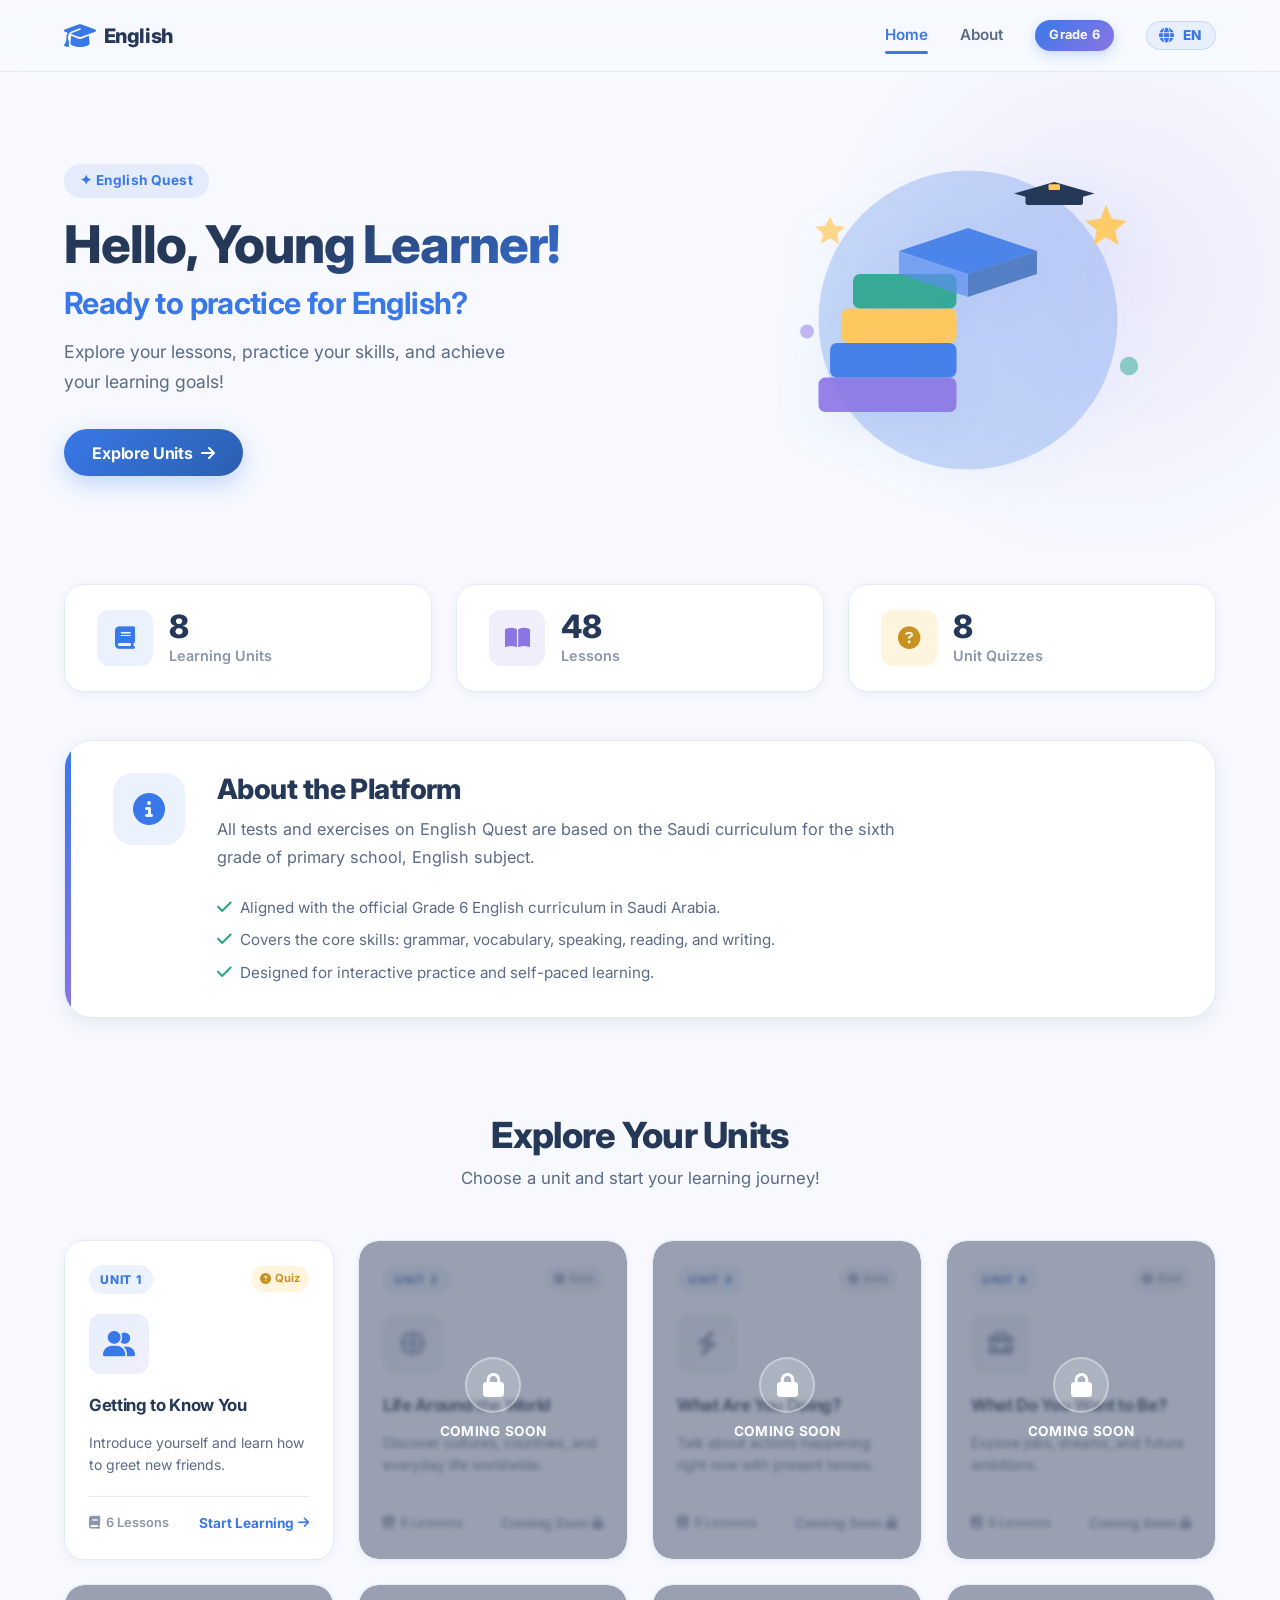
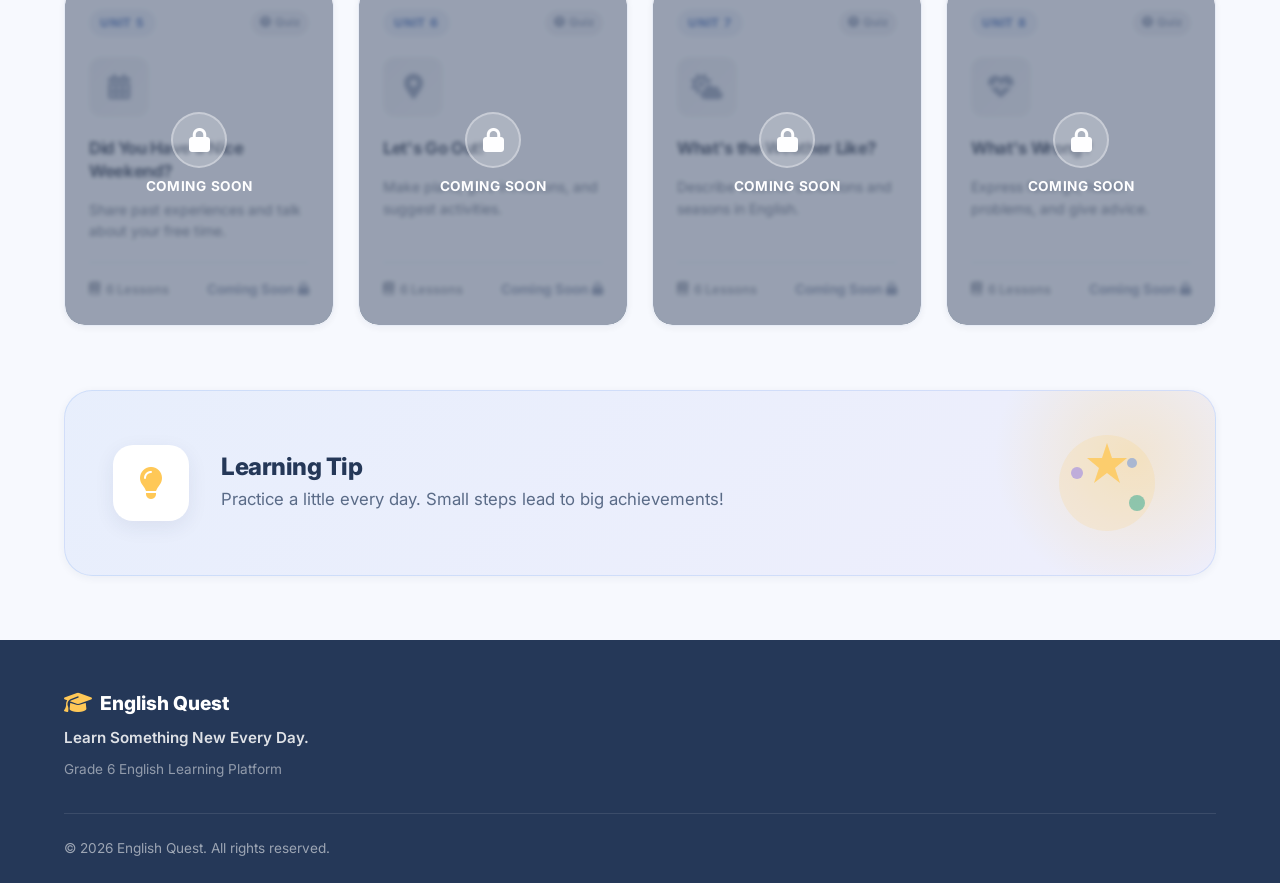
<file: index.html>
<!DOCTYPE html>
<html lang="en" dir="ltr">
<head>
  <meta charset="UTF-8">
  <meta name="viewport" content="width=device-width, initial-scale=1.0">
  <title>English Quest · Grade 6</title>

  <link rel="preconnect" href="https://fonts.googleapis.com">
  <link rel="preconnect" href="https://fonts.gstatic.com" crossorigin>
  <link href="https://fonts.googleapis.com/css2?family=Inter:opsz,wght@14..32,400;14..32,500;14..32,600;14..32,700;14..32,800&family=Cairo:wght@400;500;600;700;800&display=swap" rel="stylesheet">

  <link rel="stylesheet"
        href="https://cdnjs.cloudflare.com/ajax/libs/font-awesome/6.5.1/css/all.min.css"
        integrity="sha512-DTOQO9RWCH3ppGqcWaEA1BIZOC6xxalwEsw9c2QQeAIftl+Vegovlnee1c9QX4TctnWMn13TZye+giMm8e2LwA=="
        crossorigin="anonymous"
        referrerpolicy="no-referrer">

  <link rel="stylesheet" href="css/style.css">
</head>
<body>

  <header class="navbar">
    <div class="container nav-container">
      <a href="#" class="logo" aria-label="English Quest home">
        <i class="fa-solid fa-graduation-cap logo-icon"></i>
        <span class="logo-text">English</span>
      </a>

      <nav class="nav-links" aria-label="Main navigation">
        <a href="#hero" class="nav-link active" data-i18n="nav.home">Home</a>
        <a href="#about" class="nav-link" data-i18n="nav.about">About</a>
        <span class="badge grade-badge" data-i18n="nav.grade">Grade 6</span>

        <button class="lang-switcher" id="langSwitcher" aria-label="Switch language" type="button">
          <i class="fa-solid fa-globe lang-icon"></i>
          <span class="lang-current" id="langCurrent">EN</span>
        </button>
      </nav>

      <button class="mobile-toggle" aria-label="Toggle menu" aria-expanded="false">
        <i class="fa-solid fa-bars"></i>
      </button>
    </div>

    <nav class="mobile-nav" aria-label="Mobile navigation">
      <a href="#hero" class="nav-link active" data-i18n="nav.home">Home</a>
      <a href="#about" class="nav-link" data-i18n="nav.about">About</a>
      <span class="badge grade-badge mobile-badge" data-i18n="nav.grade">Grade 6</span>
      <button class="lang-switcher lang-switcher-mobile" id="langSwitcherMobile" aria-label="Switch language" type="button">
        <i class="fa-solid fa-globe lang-icon"></i>
        <span class="lang-current" id="langCurrentMobile">EN</span>
      </button>
    </nav>
  </header>

  <main>
    <section class="hero" id="hero">
      <div class="container hero-container">
        <div class="hero-content">
          <span class="hero-badge" data-i18n="hero.badge">✦ English Quest</span>
          <h1 class="hero-title" data-i18n="hero.title">Hello, Young Learner!</h1>
          <h2 class="hero-subtitle" data-i18n="hero.subtitle">Ready to learn English?</h2>
          <p class="hero-description" data-i18n="hero.description">
            Explore your lessons, practice your skills, and achieve your learning goals!
          </p>
          <button class="btn btn-primary btn-explore" id="exploreBtn">
            <span data-i18n="hero.button">Explore Units</span>
            <i class="fa-solid fa-arrow-right"></i>
          </button>
        </div>

        <div class="hero-illustration" aria-hidden="true">
          <svg viewBox="0 0 400 320" fill="none" xmlns="http://www.w3.org/2000/svg" class="hero-svg">
            <circle cx="200" cy="160" r="130" fill="url(#heroGradient)" opacity="0.25"/>
            <rect x="70" y="210" width="120" height="30" rx="6" fill="#8B75E5" opacity="0.9"/>
            <rect x="80" y="180" width="110" height="30" rx="6" fill="#3978E8" opacity="0.9"/>
            <rect x="90" y="150" width="100" height="30" rx="6" fill="#FFC857" opacity="0.95"/>
            <rect x="100" y="120" width="90" height="30" rx="6" fill="#29A68B" opacity="0.9"/>
            <path d="M140 100 L200 80 L260 100 L200 120 Z" fill="#3978E8" opacity="0.85"/>
            <path d="M140 100 L200 120 L200 140 L140 120 Z" fill="#5B8DEF" opacity="0.7"/>
            <path d="M260 100 L200 120 L200 140 L260 120 Z" fill="#2B5FB0" opacity="0.7"/>
            <g transform="translate(240 40)">
              <rect x="10" y="10" width="50" height="10" rx="2" fill="#253858"/>
              <path d="M0 10 L35 0 L70 10 L35 20 Z" fill="#253858"/>
              <rect x="30" y="2" width="10" height="5" rx="1" fill="#FFC857"/>
            </g>
            <path d="M320 60 L325 72 L338 74 L328 82 L331 95 L320 88 L309 95 L312 82 L302 74 L315 72 Z" fill="#FFC857" opacity="0.9"/>
            <path d="M80 70 L84 78 L93 79 L86 85 L88 94 L80 89 L72 94 L74 85 L67 79 L76 78 Z" fill="#FFC857" opacity="0.7"/>
            <circle cx="340" cy="200" r="8" fill="#29A68B" opacity="0.5"/>
            <circle cx="60" cy="170" r="6" fill="#8B75E5" opacity="0.5"/>
            <defs>
              <linearGradient id="heroGradient" x1="0" y1="0" x2="400" y2="320">
                <stop offset="0%" stop-color="#3978E8"/>
                <stop offset="100%" stop-color="#8B75E5"/>
              </linearGradient>
            </defs>
          </svg>
        </div>
      </div>
    </section>

    

    <section class="stats" id="stats">
      <div class="container stats-container">
        <div class="stat-card" data-stat="units">
          <div class="stat-icon">
            <i class="fa-solid fa-book"></i>
          </div>
          <div class="stat-info">
            <span class="stat-number" id="statUnits">8</span>
            <span class="stat-label" data-i18n="stats.units">Learning Units</span>
          </div>
        </div>

        <div class="stat-card" data-stat="lessons">
          <div class="stat-icon">
            <i class="fa-solid fa-book-open"></i>
          </div>
          <div class="stat-info">
            <span class="stat-number" id="statLessons">48</span>
            <span class="stat-label" data-i18n="stats.lessons">Lessons</span>
          </div>
        </div>

        <div class="stat-card" data-stat="quizzes">
          <div class="stat-icon">
            <i class="fa-solid fa-circle-question"></i>
          </div>
          <div class="stat-info">
            <span class="stat-number" id="statQuizzes">8</span>
            <span class="stat-label" data-i18n="stats.quizzes">Unit Quizzes</span>
          </div>
        </div>
      </div>
    </section>

    <section class="about" id="about">
      <div class="container">
        <div class="about-card">
          <div class="about-icon" aria-hidden="true">
            <i class="fa-solid fa-circle-info"></i>
          </div>
          <div class="about-content">
            <h2 class="about-title" data-i18n="about.title">About the Platform</h2>
            <p class="about-text" data-i18n="about.text">
              All tests and exercises on English Quest are based on the Saudi curriculum for the sixth grade of primary school, English subject.
            </p>
            <ul class="about-points">
              <li>
                <i class="fa-solid fa-check"></i>
                <span data-i18n="about.point1">Aligned with the official Grade 6 English curriculum in Saudi Arabia.</span>
              </li>
              <li>
                <i class="fa-solid fa-check"></i>
                <span data-i18n="about.point2">Covers the core skills: grammar, vocabulary, speaking, reading, and writing.</span>
              </li>
              <li>
                <i class="fa-solid fa-check"></i>
                <span data-i18n="about.point3">Designed for interactive practice and self-paced learning.</span>
              </li>
            </ul>
          </div>
        </div>
      </div>
    </section>

    <section class="units" id="units">
      <div class="container">
        <div class="section-header">
          <h2 class="section-title" data-i18n="units.title">Explore Your Units</h2>
          <p class="section-subtitle" data-i18n="units.subtitle">Choose a unit and start your learning journey!</p>
        </div>

        <div class="units-grid" id="unitsGrid" role="list"></div>
      </div>
    </section>

    <section class="learning-tip" id="learningTip">
      <div class="container">
        <div class="tip-card">
          <div class="tip-icon">
            <i class="fa-solid fa-lightbulb"></i>
          </div>
          <div class="tip-content">
            <h3 class="tip-title" data-i18n="tip.title">Learning Tip</h3>
            <p class="tip-text" data-i18n="tip.text">Practice a little every day. Small steps lead to big achievements!</p>
          </div>
          <div class="tip-illustration" aria-hidden="true">
            <svg viewBox="0 0 120 120" fill="none" xmlns="http://www.w3.org/2000/svg">
              <circle cx="60" cy="60" r="48" fill="#FFC857" opacity="0.15"/>
              <path d="M60 20 L65 35 L80 35 L68 45 L73 60 L60 50 L47 60 L52 45 L40 35 L55 35 Z" fill="#FFC857" opacity="0.8"/>
              <circle cx="90" cy="80" r="8" fill="#29A68B" opacity="0.5"/>
              <circle cx="30" cy="50" r="6" fill="#8B75E5" opacity="0.5"/>
              <circle cx="85" cy="40" r="5" fill="#3978E8" opacity="0.4"/>
            </svg>
          </div>
        </div>
      </div>
    </section>
  </main>

  <footer class="footer">
    <div class="container footer-container">
      <div class="footer-brand">
        <div class="footer-logo">
          <i class="fa-solid fa-graduation-cap"></i>
          <span>English Quest</span>
        </div>
        <p class="footer-tagline" data-i18n="footer.tagline">Learn Something New Every Day.</p>
        <p class="footer-sub" data-i18n="footer.sub">Grade 6 English Learning Platform</p>
      </div>
      <div class="footer-bottom">
        <p data-i18n="footer.copyright">&copy; 2026 English Quest. All rights reserved.</p>
      </div>
    </div>
  </footer>

  <div class="modal-overlay" id="comingSoonModal" aria-hidden="true" role="dialog" aria-modal="true" aria-labelledby="modalTitle">
    <div class="modal-content">
      <button class="modal-close" id="modalClose" aria-label="Close modal">
        <i class="fa-solid fa-xmark"></i>
      </button>
      <div class="modal-icon">
        <i class="fa-regular fa-clock"></i>
      </div>
      <h3 class="modal-title" id="modalTitle" data-i18n="modal.title">Coming Soon!</h3>
      <p class="modal-text" id="modalText" data-i18n="modal.text">This unit will be available soon. Keep practicing!</p>
      <button class="btn btn-primary modal-btn" id="modalBtn" data-i18n="modal.button">Got it!</button>
    </div>
  </div>

  <script src="js/translations-home.js"></script>
  <script src="js/main.js"></script>
</body>
</html>
</file>
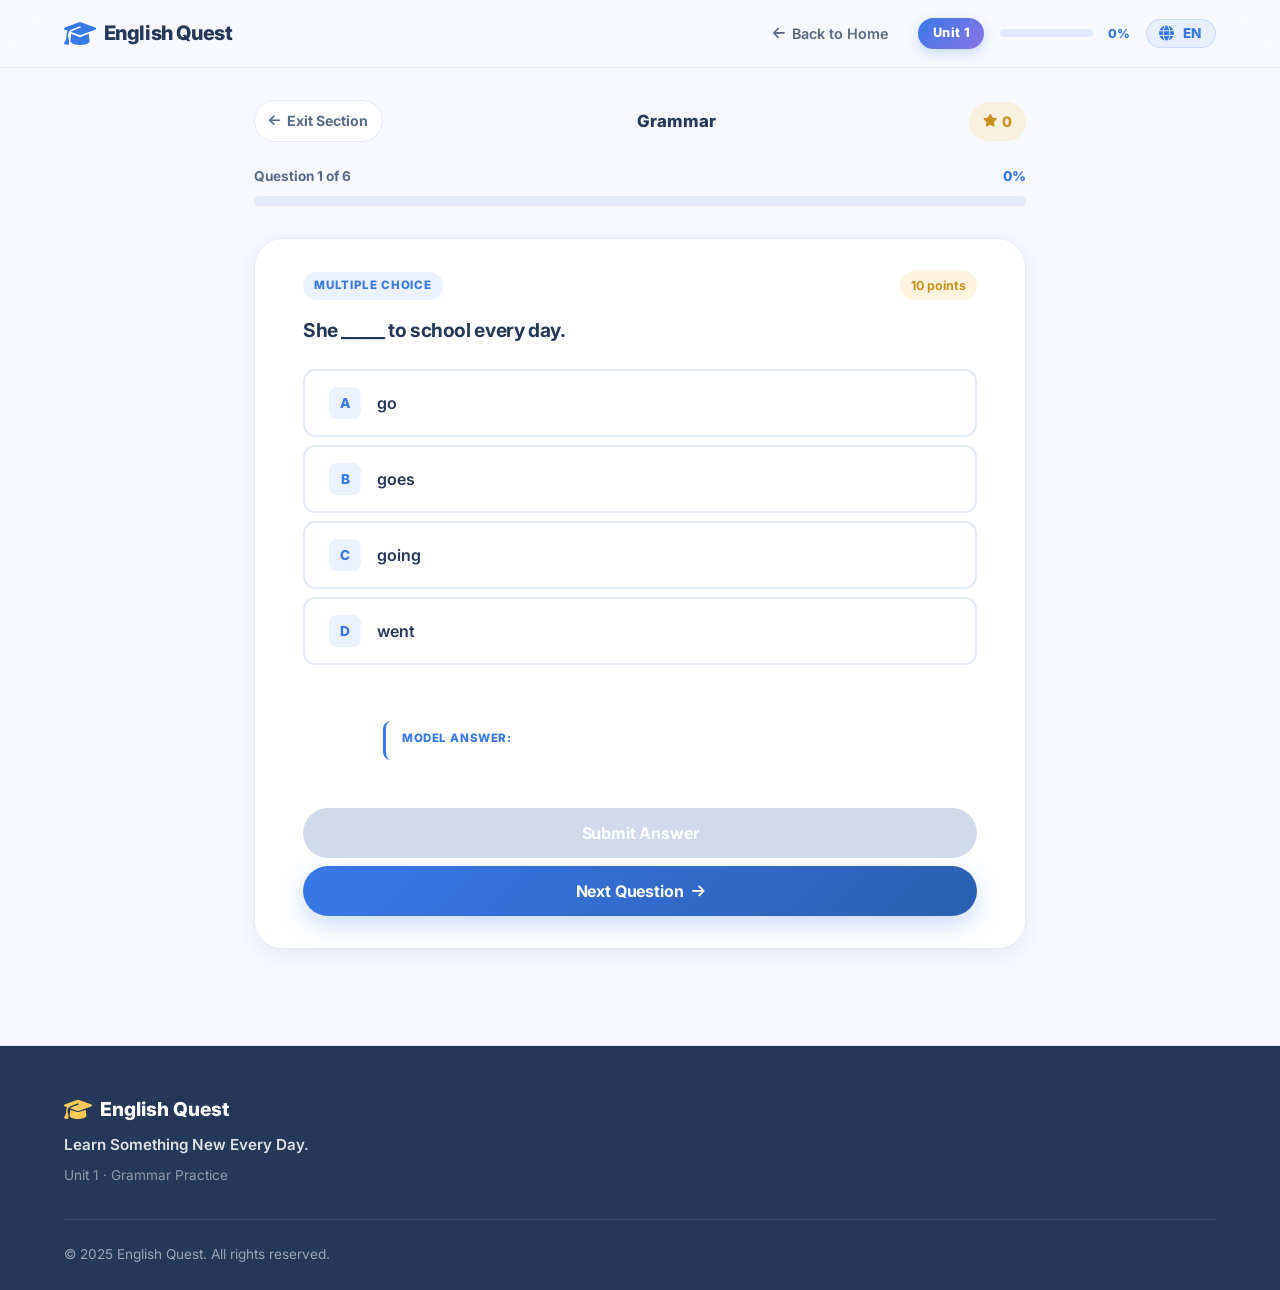
<file: unit-1/grammar-practice.html>
<!DOCTYPE html>
<html lang="en" dir="ltr">
<head>
  <meta charset="UTF-8">
  <meta name="viewport" content="width=device-width, initial-scale=1.0">
  <title>Grammar Practice · Unit 1 · English Quest</title>

  <link rel="preconnect" href="https://fonts.googleapis.com">
  <link rel="preconnect" href="https://fonts.gstatic.com" crossorigin>
  <link href="https://fonts.googleapis.com/css2?family=Inter:opsz,wght@14..32,400;14..32,500;14..32,600;14..32,700;14..32,800&family=Cairo:wght@400;500;600;700;800&display=swap" rel="stylesheet">

  <link rel="stylesheet"
        href="https://cdnjs.cloudflare.com/ajax/libs/font-awesome/6.5.1/css/all.min.css"
        integrity="sha512-DTOQO9RWCH3ppGqcWaEA1BIZOC6xxalwEsw9c2QQeAIftl+Vegovlnee1c9QX4TctnWMn13TZye+giMm8e2LwA=="
        crossorigin="anonymous"
        referrerpolicy="no-referrer">

  <link rel="stylesheet" href="../css/style.css">
  <link rel="stylesheet" href="../css/unit-practice.css">
</head>
<body class="unit-page">

  <header class="navbar unit-navbar">
    <div class="container nav-container">
      <a href="../index.html" class="logo" aria-label="English Quest home">
        <i class="fa-solid fa-graduation-cap logo-icon"></i>
        <span class="logo-text">English Quest</span>
      </a>

      <div class="unit-nav-right">
        <a href="unit-1.html" class="back-home-link">
          <i class="fa-solid fa-arrow-left"></i>
          <span id="backHomeLabel">Back to Unit</span>
        </a>

        <span class="unit-label-badge" id="unitLabelBadge">Unit 1</span>

        <div class="nav-progress" aria-label="Unit progress">
          <div class="nav-progress-track">
            <div class="nav-progress-fill" id="navProgressFill" style="width: 0%"></div>
          </div>
          <span class="nav-progress-text" id="navProgressText">0%</span>
        </div>

        <button class="lang-switcher" id="langSwitcher" aria-label="Switch language" type="button">
          <i class="fa-solid fa-globe lang-icon"></i>
          <span class="lang-current" id="langCurrent">EN</span>
        </button>
      </div>
    </div>
  </header>

  <main class="unit-main">
    <div id="exerciseView" class="unit-view">
      <div class="container exercise-container">

        <div class="exercise-topbar">
          <a href="unit-1.html" class="btn-ghost" id="exitSectionBtn">
            <i class="fa-solid fa-arrow-left"></i>
            <span id="exitLabel">Exit Section</span>
          </a>
          <div class="exercise-section-name" id="exerciseSectionName">Grammar</div>
          <div class="exercise-score-pill">
            <i class="fa-solid fa-star"></i>
            <span id="exerciseScore">0</span>
          </div>
        </div>

        <div class="exercise-progress">
          <div class="exercise-progress-label">
            <span id="questionCounter">Question 1 of 6</span>
            <span id="questionProgressPercent">0%</span>
          </div>
          <div class="progress-track">
            <div class="progress-fill" id="questionProgressFill" style="width: 0%"></div>
          </div>
        </div>

        <div class="question-card" id="questionCard">
          <div class="question-header">
            <span class="question-type-tag" id="questionTypeTag">Multiple Choice</span>
            <span class="question-points" id="questionPoints">10 points</span>
          </div>

          <h3 class="question-text" id="questionText">Question text goes here</h3>

          <div class="question-options" id="questionOptions"></div>

          <div class="question-input-area" id="questionInputArea" hidden>
            <textarea id="freeTextInput" class="free-text-input" rows="2" placeholder="Type your answer here..." aria-label="Your answer"></textarea>
          </div>

          <div class="question-feedback" id="questionFeedback" hidden>
            <div class="feedback-icon" id="feedbackIcon"></div>
            <div class="feedback-content">
              <p class="feedback-verdict" id="feedbackVerdict"></p>
              <p class="feedback-explanation" id="feedbackExplanation"></p>
              <div class="feedback-model" id="feedbackModel" hidden>
                <span class="model-label" id="modelAnswerLabel">Model answer:</span>
                <span class="model-text" id="feedbackModelText"></span>
              </div>
            </div>
          </div>

          <div class="question-actions">
            <button class="btn btn-primary btn-submit" id="submitAnswerBtn" type="button" disabled>
              <span id="submitLabel">Submit Answer</span>
            </button>
            <button class="btn btn-primary btn-next" id="nextQuestionBtn" type="button" hidden>
              <span id="nextLabel">Next Question</span>
              <i class="fa-solid fa-arrow-right"></i>
            </button>
          </div>
        </div>
      </div>
    </div>

    <div id="completionView" class="unit-view" hidden>
      <div class="container completion-container">
        <div class="completion-card">
          <div class="completion-confetti" aria-hidden="true">
            <span></span><span></span><span></span><span></span><span></span>
            <span></span><span></span><span></span><span></span><span></span>
          </div>

          <div class="completion-icon">
            <i class="fa-solid fa-trophy"></i>
          </div>

          <h2 class="completion-title" id="completionTitle">Great Job!</h2>
          <p class="completion-subtitle" id="completionSubtitle">You completed Grammar!</p>

          <div class="completion-score">
            <span class="completion-score-label" id="completionScoreLabel">Your Score</span>
            <span class="completion-score-value" id="completionScoreValue">0 / 60</span>
          </div>

          <div class="completion-stats">
            <div class="completion-stat completion-stat-correct">
              <i class="fa-solid fa-check"></i>
              <span><strong id="completionCorrect">0</strong> <span id="completionCorrectLabel">Correct</span></span>
            </div>
            <div class="completion-stat completion-stat-incorrect">
              <i class="fa-solid fa-xmark"></i>
              <span><strong id="completionIncorrect">0</strong> <span id="completionIncorrectLabel">Incorrect</span></span>
            </div>
          </div>

          <div class="completion-actions">
            <button class="btn btn-secondary btn-retry" id="retrySectionBtn" type="button">
              <i class="fa-solid fa-rotate-right"></i>
              <span id="retryLabel">Retry Section</span>
            </button>
            <a href="unit-1.html" class="btn btn-primary btn-back-unit" id="backToUnitBtn">
              <i class="fa-solid fa-house"></i>
              <span id="backToUnitLabel">Back to Unit</span>
            </a>
          </div>
        </div>
      </div>
    </div>
  </main>

  <footer class="footer unit-footer">
    <div class="container footer-container">
      <div class="footer-brand">
        <div class="footer-logo">
          <i class="fa-solid fa-graduation-cap"></i>
          <span>English Quest</span>
        </div>
        <p class="footer-tagline">Learn Something New Every Day.</p>
        <p class="footer-sub">Unit 1 · Grammar Practice</p>
      </div>
      <div class="footer-bottom">
        <p>&copy; 2025 English Quest. All rights reserved.</p>
      </div>
    </div>
  </footer>

  <script src="js/unit-1-translations.js"></script>
  <script>
    document.addEventListener('DOMContentLoaded', function () {
      var SECTION_ID = 'grammar';
      var UNIT_KEY = 'englishQuestUnit1';
      var LANG_KEY = 'englishQuestLang';
      var POINTS = 10;
      var TOTAL_POINTS = 300;

      var lang = 'en';
      try {
        var saved = localStorage.getItem(LANG_KEY);
        if (saved === 'ar') lang = 'ar';
      } catch (e) {}

      var questions = buildQuestions();
      var state = {
        index: 0,
        selected: null,
        text: '',
        answered: false,
        correctCount: 0,
        score: 0
      };

      var dom = {
        exerciseView: document.getElementById('exerciseView'),
        completionView: document.getElementById('completionView'),
        sectionName: document.getElementById('exerciseSectionName'),
        scorePill: document.getElementById('exerciseScore'),
        counter: document.getElementById('questionCounter'),
        progressPercent: document.getElementById('questionProgressPercent'),
        progressFill: document.getElementById('questionProgressFill'),
        typeTag: document.getElementById('questionTypeTag'),
        points: document.getElementById('questionPoints'),
        qText: document.getElementById('questionText'),
        options: document.getElementById('questionOptions'),
        inputArea: document.getElementById('questionInputArea'),
        freeInput: document.getElementById('freeTextInput'),
        feedback: document.getElementById('questionFeedback'),
        feedbackIcon: document.getElementById('feedbackIcon'),
        feedbackVerdict: document.getElementById('feedbackVerdict'),
        feedbackExplanation: document.getElementById('feedbackExplanation'),
        feedbackModel: document.getElementById('feedbackModel'),
        feedbackModelText: document.getElementById('feedbackModelText'),
        modelAnswerLabel: document.getElementById('modelAnswerLabel'),
        submitBtn: document.getElementById('submitAnswerBtn'),
        submitLabel: document.getElementById('submitLabel'),
        nextBtn: document.getElementById('nextQuestionBtn'),
        nextLabel: document.getElementById('nextLabel'),
        exitLabel: document.getElementById('exitLabel'),
        backHomeLabel: document.getElementById('backHomeLabel'),
        unitLabelBadge: document.getElementById('unitLabelBadge'),
        langSwitcher: document.getElementById('langSwitcher'),
        langCurrent: document.getElementById('langCurrent'),
        navFill: document.getElementById('navProgressFill'),
        navText: document.getElementById('navProgressText'),
        completionTitle: document.getElementById('completionTitle'),
        completionSubtitle: document.getElementById('completionSubtitle'),
        completionScoreLabel: document.getElementById('completionScoreLabel'),
        completionScoreValue: document.getElementById('completionScoreValue'),
        completionCorrect: document.getElementById('completionCorrect'),
        completionIncorrect: document.getElementById('completionIncorrect'),
        completionCorrectLabel: document.getElementById('completionCorrectLabel'),
        completionIncorrectLabel: document.getElementById('completionIncorrectLabel'),
        retryBtn: document.getElementById('retrySectionBtn'),
        retryLabel: document.getElementById('retryLabel'),
        backToUnitLabel: document.getElementById('backToUnitLabel')
      };

      function buildQuestions() {
        var list = [];
        var section = window.UNIT_1_TRANSLATIONS[SECTION_ID];
        for (var i = 1; i <= 6; i++) {
          var q = section['q' + i];
          if (!q) continue;
          var type = 'multipleChoice';
          if (q.acceptedAnswers) type = 'shortAnswer';
          else if (q.options && q.options.en && q.correct && q.options.en.indexOf(q.correct.en) === -1) type = 'ordering';
          list.push({
            number: i,
            type: type,
            text: q.text,
            options: q.options,
            correct: q.correct,
            explanation: q.explanation,
            acceptedAnswers: q.acceptedAnswers,
            modelAnswer: q.modelAnswer,
            points: POINTS
          });
        }
        return list;
      }

      function typeLabel(type) {
        if (type === 'shortAnswer') return unit1T('common.type.shortAnswer', lang);
        if (type === 'ordering') return unit1T('common.type.ordering', lang);
        if (type === 'fillBlank') return unit1T('common.type.fillBlank', lang);
        return unit1T('common.type.multipleChoice', lang);
      }

      function normalize(str) {
        if (typeof str !== 'string') return '';
        return str.toLowerCase()
          .replace(/[\u2018\u2019']/g, "'")
          .replace(/[\u201C\u201D]/g, '"')
          .replace(/[.,!?;:\u2014\u2013\-]/g, ' ')
          .replace(/\s+/g, ' ')
          .trim();
      }

      function escapeHtml(str) {
        if (typeof str !== 'string') return '';
        return str
          .replace(/&/g, '&amp;')
          .replace(/</g, '&lt;')
          .replace(/>/g, '&gt;')
          .replace(/"/g, '&quot;')
          .replace(/'/g, '&#39;');
      }

      function shuffle(arr) {
        var a = arr.slice();
        for (var i = a.length - 1; i > 0; i--) {
          var j = Math.floor(Math.random() * (i + 1));
          var t = a[i]; a[i] = a[j]; a[j] = t;
        }
        return a;
      }

      function loadProgress() {
        try {
          var raw = localStorage.getItem(UNIT_KEY);
          if (!raw) return { sections: {}, xp: 0 };
          var parsed = JSON.parse(raw);
          return { sections: parsed.sections || {}, xp: Number(parsed.xp) || 0 };
        } catch (e) {
          return { sections: {}, xp: 0 };
        }
      }

      function saveProgress(progress) {
        try {
          progress.lastUpdated = Date.now();
          localStorage.setItem(UNIT_KEY, JSON.stringify(progress));
        } catch (e) {}
      }

      function applyLangToDoc() {
        document.documentElement.setAttribute('lang', lang);
        document.documentElement.setAttribute('dir', lang === 'ar' ? 'rtl' : 'ltr');
        if (dom.langCurrent) dom.langCurrent.textContent = lang === 'ar' ? 'AR' : 'EN';
        var sectionName = unit1T(SECTION_ID + '.name', lang);
        document.title = (lang === 'ar' ? 'مهمة الإنجليزية · ' : 'English Quest · ')
          + sectionName + ' · ' + unit1T('common.nav.unitLabel', lang);
      }

      function renderStatic() {
        if (dom.backHomeLabel) dom.backHomeLabel.textContent = unit1T('common.nav.backHome', lang);
        if (dom.unitLabelBadge) dom.unitLabelBadge.textContent = unit1T('common.nav.unitLabel', lang);
        if (dom.sectionName) dom.sectionName.textContent = unit1T(SECTION_ID + '.name', lang);
        if (dom.exitLabel) dom.exitLabel.textContent = unit1T('common.exercise.exit', lang);
        if (dom.modelAnswerLabel) dom.modelAnswerLabel.textContent = unit1T('common.feedback.modelAnswer', lang) + ':';
      }

      function renderProgress() {
        var total = questions.length;
        var current = state.index + 1;
        if (dom.counter) {
          dom.counter.textContent = unit1T('common.exercise.question', lang) + ' ' + current + ' ' + unit1T('common.exercise.of', lang) + ' ' + total;
        }
        var pct = Math.round(((current - 1) / total) * 100);
        if (dom.progressFill) dom.progressFill.style.width = pct + '%';
        if (dom.progressPercent) dom.progressPercent.textContent = pct + '%';

        var progress = loadProgress();
        var earned = 0;
        Object.keys(progress.sections).forEach(function (id) {
          var s = progress.sections[id];
          if (s && s.completed) earned += Number(s.score) || 0;
        });
        var unitPct = TOTAL_POINTS > 0 ? Math.round((earned / TOTAL_POINTS) * 100) : 0;
        if (dom.navFill) dom.navFill.style.width = unitPct + '%';
        if (dom.navText) dom.navText.textContent = unitPct + '%';
      }

      function resetFeedback() {
        if (!dom.feedback) return;
        dom.feedback.hidden = true;
        dom.feedback.classList.remove('feedback-correct', 'feedback-incorrect');
        if (dom.feedbackVerdict) dom.feedbackVerdict.textContent = '';
        if (dom.feedbackExplanation) dom.feedbackExplanation.textContent = '';
        if (dom.feedbackModel) dom.feedbackModel.hidden = true;
        if (dom.feedbackModelText) dom.feedbackModelText.textContent = '';
        if (dom.feedbackIcon) dom.feedbackIcon.innerHTML = '';
      }

      function renderQuestion() {
        var q = questions[state.index];
        if (!q) return;

        state.selected = null;
        state.text = '';
        state.answered = false;

        renderProgress();
        resetFeedback();

        if (dom.typeTag) dom.typeTag.textContent = typeLabel(q.type);
        if (dom.points) dom.points.textContent = q.points + ' ' + unit1T(q.points === 1 ? 'common.exercise.point' : 'common.exercise.points', lang);
        if (dom.qText) dom.qText.textContent = q.text[lang] || q.text.en;

        if (dom.submitBtn) {
          dom.submitBtn.disabled = true;
          dom.submitBtn.hidden = false;
        }
        if (dom.submitLabel) dom.submitLabel.textContent = unit1T('common.action.submit', lang);

        if (dom.nextBtn) {
          dom.nextBtn.hidden = true;
          var isLast = state.index === questions.length - 1;
          if (dom.nextLabel) {
            dom.nextLabel.textContent = isLast
              ? unit1T('common.action.finish', lang)
              : unit1T('common.action.next', lang);
          }
        }

        if (q.options && q.options.en && q.options.en.length) {
          if (dom.inputArea) dom.inputArea.hidden = true;
          renderOptions(q);
        } else {
          if (dom.options) dom.options.innerHTML = '';
          renderInput(q);
        }
      }

      function renderOptions(q) {
        if (!dom.options) return;
        dom.options.innerHTML = '';
        var opts = q.type === 'ordering' ? shuffle(q.options[lang] || q.options.en) : (q.options[lang] || q.options.en);
        var letters = ['A', 'B', 'C', 'D', 'E', 'F'];
        opts.forEach(function (opt, i) {
          var btn = document.createElement('button');
          btn.type = 'button';
          btn.className = 'option-btn';
          btn.setAttribute('data-option', opt);
          btn.innerHTML = '<span class="option-marker">' + (letters[i] || (i + 1)) + '</span><span class="option-text">' + escapeHtml(opt) + '</span>';
          btn.addEventListener('click', function () { selectOption(btn, opt); });
          dom.options.appendChild(btn);
        });
      }

      function selectOption(btn, value) {
        if (state.answered) return;
        var all = dom.options.querySelectorAll('.option-btn');
        for (var i = 0; i < all.length; i++) all[i].classList.remove('selected');
        btn.classList.add('selected');
        state.selected = value;
        if (dom.submitBtn) dom.submitBtn.disabled = false;

        if (dom.feedback && !dom.feedback.hidden && dom.feedback.classList.contains('feedback-incorrect')) {
          var verdict = dom.feedbackVerdict ? dom.feedbackVerdict.textContent : '';
          var promptOption = lang === 'ar' ? 'يرجى اختيار إجابة أولاً.' : 'Please choose an answer first.';
          var promptText = lang === 'ar' ? 'يرجى كتابة إجابة أولاً.' : 'Please type an answer first.';
          if (verdict === promptOption || verdict === promptText) {
            resetFeedback();
          }
        }
      }

      function renderInput(q) {
        if (!dom.inputArea || !dom.freeInput) return;
        dom.inputArea.hidden = false;
        dom.freeInput.value = '';
        dom.freeInput.disabled = false;
        dom.freeInput.rows = q.type === 'shortAnswer' ? 2 : 3;
        dom.freeInput.placeholder = lang === 'ar' ? 'اكتب إجابتك هنا...' : 'Type your answer here...';
        dom.freeInput.oninput = function () {
          state.text = dom.freeInput.value.trim();
          if (dom.submitBtn) dom.submitBtn.disabled = state.text.length === 0;

          if (state.text.length > 0 && dom.feedback && !dom.feedback.hidden) {
            if (dom.feedback.classList.contains('feedback-incorrect')) {
              var verdict = dom.feedbackVerdict ? dom.feedbackVerdict.textContent : '';
              var promptOption = lang === 'ar' ? 'يرجى اختيار إجابة أولاً.' : 'Please choose an answer first.';
              var promptText = lang === 'ar' ? 'يرجى كتابة إجابة أولاً.' : 'Please type an answer first.';
              if (verdict === promptOption || verdict === promptText) {
                resetFeedback();
              }
            }
          }
        };
      }

      function lockInput() {
        if (dom.freeInput) dom.freeInput.disabled = true;
        if (dom.options) {
          var all = dom.options.querySelectorAll('.option-btn');
          for (var i = 0; i < all.length; i++) all[i].disabled = true;
        }
      }

      function highlightOptions(q, picked) {
        if (!dom.options) return;
        var expected = normalize(q.correct[lang] || q.correct.en);
        var chosen = normalize(picked);
        var all = dom.options.querySelectorAll('.option-btn');
        for (var i = 0; i < all.length; i++) {
          var btn = all[i];
          var val = normalize(btn.getAttribute('data-option'));
          btn.classList.remove('selected');
          if (val === expected) btn.classList.add('correct');
          else if (val === chosen) btn.classList.add('incorrect');
          else btn.classList.add('dimmed');
        }
      }

      function evaluate(q) {
        if (q.options && q.options.en && q.options.en.length) {
          return { correct: normalize(state.selected) === normalize(q.correct[lang] || q.correct.en), userAnswer: state.selected };
        }
        if (q.acceptedAnswers && q.acceptedAnswers.en) {
          var user = normalize(state.text);
          if (!user) return { correct: false, userAnswer: state.text };
          var list = q.acceptedAnswers[lang] || q.acceptedAnswers.en;
          var ok = list.some(function (a) { return user.indexOf(normalize(a)) !== -1; });
          if (!ok) {
            var words = state.text.trim().split(/\s+/).filter(Boolean).length;
            if (q.type === 'shortAnswer' && words >= 3) ok = true;
          }
          return { correct: ok, userAnswer: state.text };
        }
        return { correct: false, userAnswer: state.text };
      }

      function showEmptyPrompt(q, kind) {
        if (!dom.feedback) return;
        dom.feedback.hidden = false;
        dom.feedback.classList.remove('feedback-correct');
        dom.feedback.classList.add('feedback-incorrect');
        if (dom.feedbackIcon) {
          dom.feedbackIcon.innerHTML = '<i class="fa-solid fa-circle-exclamation"></i>';
        }
        if (dom.feedbackVerdict) {
          dom.feedbackVerdict.textContent = kind === 'text'
            ? (lang === 'ar' ? 'يرجى كتابة إجابة أولاً.' : 'Please type an answer first.')
            : (lang === 'ar' ? 'يرجى اختيار إجابة أولاً.' : 'Please choose an answer first.');
        }
        if (dom.feedbackExplanation) {
          dom.feedbackExplanation.textContent = lang === 'ar'
            ? 'لا يمكنك المتابعة دون تقديم إجابة.'
            : 'You cannot continue without submitting an answer.';
        }
        if (dom.feedbackModel) dom.feedbackModel.hidden = true;
      }

      function showFeedback(result, q) {
        if (!dom.feedback) return;
        dom.feedback.hidden = false;
        dom.feedback.classList.remove('feedback-correct', 'feedback-incorrect');
        if (result.correct) {
          dom.feedback.classList.add('feedback-correct');
          if (dom.feedbackIcon) dom.feedbackIcon.innerHTML = '<i class="fa-solid fa-check"></i>';
          if (dom.feedbackVerdict) dom.feedbackVerdict.textContent = unit1T('common.feedback.correct', lang);
        } else {
          dom.feedback.classList.add('feedback-incorrect');
          if (dom.feedbackIcon) dom.feedbackIcon.innerHTML = '<i class="fa-solid fa-xmark"></i>';
          if (dom.feedbackVerdict) dom.feedbackVerdict.textContent = unit1T('common.feedback.incorrect', lang);
        }
        if (dom.feedbackExplanation) dom.feedbackExplanation.textContent = q.explanation[lang] || q.explanation.en;
        var showModel = q.modelAnswer && (!result.correct || !q.options);
        if (dom.feedbackModel && dom.feedbackModelText) {
          if (showModel) {
            dom.feedbackModel.hidden = false;
            if (dom.modelAnswerLabel) dom.modelAnswerLabel.textContent = unit1T('common.feedback.modelAnswer', lang) + ':';
            dom.feedbackModelText.textContent = q.modelAnswer[lang] || q.modelAnswer.en;
          } else {
            dom.feedbackModel.hidden = true;
          }
        }
      }

      function submit() {
        if (state.answered) return;
        var q = questions[state.index];
        if (!q) return;

        var hasOptions = q.options && q.options.en && q.options.en.length;
        var hasText = state.text.trim().length > 0;

        if (hasOptions && !state.selected) {
          showEmptyPrompt(q, 'option');
          return;
        }
        if (!hasOptions && !hasText) {
          showEmptyPrompt(q, 'text');
          return;
        }

        var result = evaluate(q);
        state.answered = true;
        if (result.correct) {
          state.correctCount += 1;
          state.score += q.points;
          if (dom.scorePill) dom.scorePill.textContent = String(state.score);
        }
        if (hasOptions) highlightOptions(q, state.selected);
        lockInput();
        showFeedback(result, q);

        if (dom.submitBtn) dom.submitBtn.hidden = true;
        if (dom.nextBtn) {
          dom.nextBtn.hidden = false;
          var isLast = state.index === questions.length - 1;
          if (dom.nextLabel) {
            dom.nextLabel.textContent = isLast
              ? unit1T('common.action.finish', lang)
              : unit1T('common.action.next', lang);
          }
          dom.nextBtn.focus();
        }
      }

      function next() {
        if (!state.answered) return;
        var isLast = state.index === questions.length - 1;
        if (isLast) { finish(); return; }
        state.index += 1;
        renderQuestion();
        window.scrollTo({ top: 0, behavior: 'smooth' });
      }

      function finish() {
        var totalPoints = questions.reduce(function (s, q) { return s + q.points; }, 0);
        var progress = loadProgress();
        progress.sections[SECTION_ID] = {
          completed: true,
          score: state.score,
          total: totalPoints,
          correct: state.correctCount
        };
        progress.xp = Object.keys(progress.sections).reduce(function (sum, id) {
          var s = progress.sections[id];
          return sum + (s && s.completed ? s.score : 0);
        }, 0);
        saveProgress(progress);
        renderCompletion();
      }

      function renderCompletion() {
        var totalPoints = questions.reduce(function (s, q) { return s + q.points; }, 0);
        var sectionName = unit1T(SECTION_ID + '.name', lang);

        if (dom.completionTitle) dom.completionTitle.textContent = unit1T('common.completion.title', lang);
        if (dom.completionSubtitle) {
          var subtitle = unit1T('common.completion.subtitle', lang);
          dom.completionSubtitle.textContent = subtitle.replace('{section}', sectionName);
        }
        if (dom.completionScoreLabel) dom.completionScoreLabel.textContent = unit1T('common.completion.scoreLabel', lang);
        if (dom.completionScoreValue) dom.completionScoreValue.textContent = state.score + ' / ' + totalPoints;
        if (dom.completionCorrect) dom.completionCorrect.textContent = String(state.correctCount);
        if (dom.completionIncorrect) dom.completionIncorrect.textContent = String(questions.length - state.correctCount);
        if (dom.completionCorrectLabel) dom.completionCorrectLabel.textContent = unit1T('common.completion.correct', lang);
        if (dom.completionIncorrectLabel) dom.completionIncorrectLabel.textContent = unit1T('common.completion.incorrect', lang);
        if (dom.retryLabel) dom.retryLabel.textContent = unit1T('common.action.retry', lang);
        if (dom.backToUnitLabel) dom.backToUnitLabel.textContent = unit1T('common.action.backToUnit', lang);

        if (dom.exerciseView) dom.exerciseView.hidden = true;
        if (dom.completionView) dom.completionView.hidden = false;
        window.scrollTo({ top: 0, behavior: 'smooth' });
      }

      function restart() {
        state.index = 0;
        state.selected = null;
        state.text = '';
        state.answered = false;
        state.correctCount = 0;
        state.score = 0;
        if (dom.scorePill) dom.scorePill.textContent = '0';
        if (dom.completionView) dom.completionView.hidden = true;
        if (dom.exerciseView) dom.exerciseView.hidden = false;
        renderQuestion();
        window.scrollTo({ top: 0, behavior: 'smooth' });
      }

      applyLangToDoc();
      renderStatic();
      renderQuestion();

      if (dom.submitBtn) dom.submitBtn.addEventListener('click', function (e) { e.preventDefault(); submit(); });
      if (dom.nextBtn) dom.nextBtn.addEventListener('click', function (e) { e.preventDefault(); next(); });
      if (dom.retryBtn) dom.retryBtn.addEventListener('click', function (e) { e.preventDefault(); restart(); });

      if (dom.langSwitcher) {
        dom.langSwitcher.addEventListener('click', function (e) {
          e.preventDefault();
          lang = lang === 'en' ? 'ar' : 'en';
          try { localStorage.setItem(LANG_KEY, lang); } catch (err) {}
          applyLangToDoc();
          renderStatic();
          renderProgress();
          renderQuestion();
        });
      }
    });
  </script>
</body>
</html>
</file>
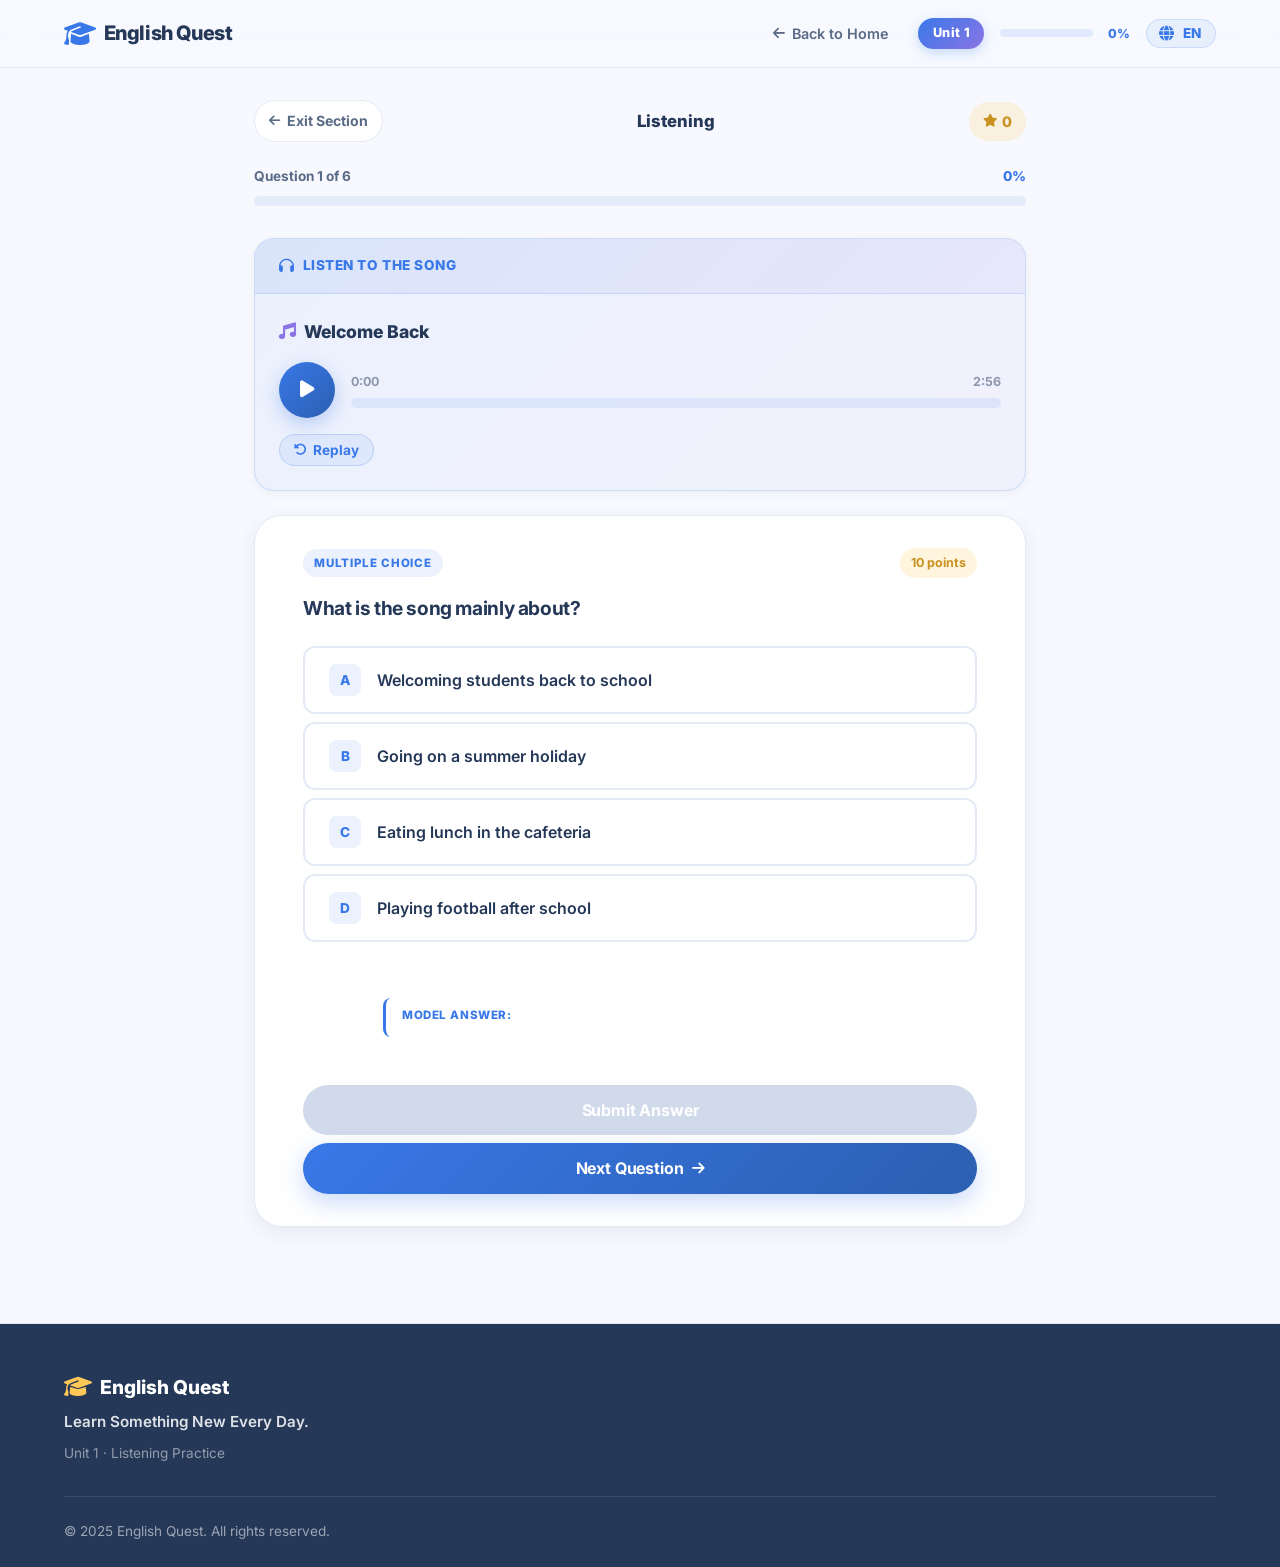
<file: unit-1/listening-practice.html>
<!DOCTYPE html>
<html lang="en" dir="ltr">
<head>
  <meta charset="UTF-8">
  <meta name="viewport" content="width=device-width, initial-scale=1.0">
  <title>Listening Practice · Unit 1 · English Quest</title>

  <link rel="preconnect" href="https://fonts.googleapis.com">
  <link rel="preconnect" href="https://fonts.gstatic.com" crossorigin>
  <link href="https://fonts.googleapis.com/css2?family=Inter:opsz,wght@14..32,400;14..32,500;14..32,600;14..32,700;14..32,800&family=Cairo:wght@400;500;600;700;800&display=swap" rel="stylesheet">

  <link rel="stylesheet"
        href="https://cdnjs.cloudflare.com/ajax/libs/font-awesome/6.5.1/css/all.min.css"
        integrity="sha512-DTOQO9RWCH3ppGqcWaEA1BIZOC6xxalwEsw9c2QQeAIftl+Vegovlnee1c9QX4TctnWMn13TZye+giMm8e2LwA=="
        crossorigin="anonymous"
        referrerpolicy="no-referrer">

  <link rel="stylesheet" href="../css/style.css">
  <link rel="stylesheet" href="../css/unit-practice.css">
</head>
<body class="unit-page">

  <header class="navbar unit-navbar">
    <div class="container nav-container">
      <a href="../index.html" class="logo" aria-label="English Quest home">
        <i class="fa-solid fa-graduation-cap logo-icon"></i>
        <span class="logo-text">English Quest</span>
      </a>

      <div class="unit-nav-right">
        <a href="unit-1.html" class="back-home-link">
          <i class="fa-solid fa-arrow-left"></i>
          <span id="backHomeLabel">Back to Unit</span>
        </a>

        <span class="unit-label-badge" id="unitLabelBadge">Unit 1</span>

        <div class="nav-progress" aria-label="Unit progress">
          <div class="nav-progress-track">
            <div class="nav-progress-fill" id="navProgressFill" style="width: 0%"></div>
          </div>
          <span class="nav-progress-text" id="navProgressText">0%</span>
        </div>

        <button class="lang-switcher" id="langSwitcher" aria-label="Switch language" type="button">
          <i class="fa-solid fa-globe lang-icon"></i>
          <span class="lang-current" id="langCurrent">EN</span>
        </button>
      </div>
    </div>
  </header>

  <main class="unit-main">
    <div id="exerciseView" class="unit-view">
      <div class="container exercise-container">

        <div class="exercise-topbar">
          <a href="unit-1.html" class="btn-ghost" id="exitSectionBtn">
            <i class="fa-solid fa-arrow-left"></i>
            <span id="exitLabel">Exit Section</span>
          </a>
          <div class="exercise-section-name" id="exerciseSectionName">Listening</div>
          <div class="exercise-score-pill">
            <i class="fa-solid fa-star"></i>
            <span id="exerciseScore">0</span>
          </div>
        </div>

        <div class="exercise-progress">
          <div class="exercise-progress-label">
            <span id="questionCounter">Question 1 of 6</span>
            <span id="questionProgressPercent">0%</span>
          </div>
          <div class="progress-track">
            <div class="progress-fill" id="questionProgressFill" style="width: 0%"></div>
          </div>
        </div>

        <div class="listening-player" id="listeningPlayer">
          <div class="listening-player-header">
            <i class="fa-solid fa-headphones"></i>
            <span id="listeningPlayerTitle">Listen to the song</span>
          </div>
          <div class="listening-player-body">
            <div class="listening-song-title">
              <i class="fa-solid fa-music"></i>
              <span id="listeningSongTitle">Welcome Back</span>
            </div>
            <div class="listening-controls">
              <button class="listening-play-btn" id="audioPlayBtn" type="button" aria-label="Play audio">
                <i class="fa-solid fa-play"></i>
              </button>
              <div class="listening-progress-wrap">
                <div class="listening-time">
                  <span id="audioCurrentTime">0:00</span>
                  <span id="audioDuration">0:00</span>
                </div>
                <div class="listening-bar" id="audioBar">
                  <div class="listening-bar-fill" id="audioBarFill"></div>
                </div>
              </div>
            </div>
            <button class="listening-replay-btn" id="audioReplayBtn" type="button">
              <i class="fa-solid fa-rotate-left"></i>
              <span id="replayLabel">Replay</span>
            </button>
            <audio id="audioPlayer" preload="metadata">
              <source src="audio/welcome-back.mp3" type="audio/mpeg">
            </audio>
          </div>
        </div>

        <div class="question-card" id="questionCard">
          <div class="question-header">
            <span class="question-type-tag" id="questionTypeTag">Multiple Choice</span>
            <span class="question-points" id="questionPoints">10 points</span>
          </div>

          <h3 class="question-text" id="questionText">Question text goes here</h3>

          <div class="question-options" id="questionOptions"></div>

          <div class="question-feedback" id="questionFeedback" hidden>
            <div class="feedback-icon" id="feedbackIcon"></div>
            <div class="feedback-content">
              <p class="feedback-verdict" id="feedbackVerdict"></p>
              <p class="feedback-explanation" id="feedbackExplanation"></p>
              <div class="feedback-model" id="feedbackModel" hidden>
                <span class="model-label" id="modelAnswerLabel">Model answer:</span>
                <span class="model-text" id="feedbackModelText"></span>
              </div>
            </div>
          </div>

          <div class="question-actions">
            <button class="btn btn-primary btn-submit" id="submitAnswerBtn" type="button" disabled>
              <span id="submitLabel">Submit Answer</span>
            </button>
            <button class="btn btn-primary btn-next" id="nextQuestionBtn" type="button" hidden>
              <span id="nextLabel">Next Question</span>
              <i class="fa-solid fa-arrow-right"></i>
            </button>
          </div>
        </div>
      </div>
    </div>

    <div id="completionView" class="unit-view" hidden>
      <div class="container completion-container">
        <div class="completion-card">
          <div class="completion-confetti" aria-hidden="true">
            <span></span><span></span><span></span><span></span><span></span>
            <span></span><span></span><span></span><span></span><span></span>
          </div>

          <div class="completion-icon">
            <i class="fa-solid fa-trophy"></i>
          </div>

          <h2 class="completion-title" id="completionTitle">Great Job!</h2>
          <p class="completion-subtitle" id="completionSubtitle">You completed Listening!</p>

          <div class="completion-score">
            <span class="completion-score-label" id="completionScoreLabel">Your Score</span>
            <span class="completion-score-value" id="completionScoreValue">0 / 60</span>
          </div>

          <div class="completion-stats">
            <div class="completion-stat completion-stat-correct">
              <i class="fa-solid fa-check"></i>
              <span><strong id="completionCorrect">0</strong> <span id="completionCorrectLabel">Correct</span></span>
            </div>
            <div class="completion-stat completion-stat-incorrect">
              <i class="fa-solid fa-xmark"></i>
              <span><strong id="completionIncorrect">0</strong> <span id="completionIncorrectLabel">Incorrect</span></span>
            </div>
          </div>

          <div class="completion-actions">
            <button class="btn btn-secondary btn-retry" id="retrySectionBtn" type="button">
              <i class="fa-solid fa-rotate-right"></i>
              <span id="retryLabel">Retry Section</span>
            </button>
            <a href="unit-1.html" class="btn btn-primary btn-back-unit" id="backToUnitBtn">
              <i class="fa-solid fa-house"></i>
              <span id="backToUnitLabel">Back to Unit</span>
            </a>
          </div>
        </div>
      </div>
    </div>
  </main>

  <footer class="footer unit-footer">
    <div class="container footer-container">
      <div class="footer-brand">
        <div class="footer-logo">
          <i class="fa-solid fa-graduation-cap"></i>
          <span>English Quest</span>
        </div>
        <p class="footer-tagline">Learn Something New Every Day.</p>
        <p class="footer-sub">Unit 1 · Listening Practice</p>
      </div>
      <div class="footer-bottom">
        <p>&copy; 2025 English Quest. All rights reserved.</p>
      </div>
    </div>
  </footer>

    <script src="js/unit-1-translations.js"></script>
  <script>
    document.addEventListener('DOMContentLoaded', function () {
      var SECTION_ID = 'listening';
      var UNIT_KEY = 'englishQuestUnit1';
      var LANG_KEY = 'englishQuestLang';
      var POINTS = 10;
      var TOTAL_POINTS = 360;

      var lang = 'en';
      try {
        var saved = localStorage.getItem(LANG_KEY);
        if (saved === 'ar') lang = 'ar';
      } catch (e) {}

      var questions = buildQuestions();
      var state = {
        index: 0,
        selected: null,
        answered: false,
        correctCount: 0,
        score: 0
      };

      var dom = {
        exerciseView: document.getElementById('exerciseView'),
        completionView: document.getElementById('completionView'),
        sectionName: document.getElementById('exerciseSectionName'),
        scorePill: document.getElementById('exerciseScore'),
        counter: document.getElementById('questionCounter'),
        progressPercent: document.getElementById('questionProgressPercent'),
        progressFill: document.getElementById('questionProgressFill'),
        typeTag: document.getElementById('questionTypeTag'),
        points: document.getElementById('questionPoints'),
        qText: document.getElementById('questionText'),
        options: document.getElementById('questionOptions'),
        feedback: document.getElementById('questionFeedback'),
        feedbackIcon: document.getElementById('feedbackIcon'),
        feedbackVerdict: document.getElementById('feedbackVerdict'),
        feedbackExplanation: document.getElementById('feedbackExplanation'),
        feedbackModel: document.getElementById('feedbackModel'),
        feedbackModelText: document.getElementById('feedbackModelText'),
        modelAnswerLabel: document.getElementById('modelAnswerLabel'),
        submitBtn: document.getElementById('submitAnswerBtn'),
        submitLabel: document.getElementById('submitLabel'),
        nextBtn: document.getElementById('nextQuestionBtn'),
        nextLabel: document.getElementById('nextLabel'),
        exitLabel: document.getElementById('exitLabel'),
        backHomeLabel: document.getElementById('backHomeLabel'),
        unitLabelBadge: document.getElementById('unitLabelBadge'),
        langSwitcher: document.getElementById('langSwitcher'),
        langCurrent: document.getElementById('langCurrent'),
        navFill: document.getElementById('navProgressFill'),
        navText: document.getElementById('navProgressText'),
        completionTitle: document.getElementById('completionTitle'),
        completionSubtitle: document.getElementById('completionSubtitle'),
        completionScoreLabel: document.getElementById('completionScoreLabel'),
        completionScoreValue: document.getElementById('completionScoreValue'),
        completionCorrect: document.getElementById('completionCorrect'),
        completionIncorrect: document.getElementById('completionIncorrect'),
        completionCorrectLabel: document.getElementById('completionCorrectLabel'),
        completionIncorrectLabel: document.getElementById('completionIncorrectLabel'),
        retryBtn: document.getElementById('retrySectionBtn'),
        retryLabel: document.getElementById('retryLabel'),
        backToUnitLabel: document.getElementById('backToUnitLabel'),
        audioPlayer: document.getElementById('audioPlayer'),
        audioPlayBtn: document.getElementById('audioPlayBtn'),
        audioReplayBtn: document.getElementById('audioReplayBtn'),
        audioBar: document.getElementById('audioBar'),
        audioBarFill: document.getElementById('audioBarFill'),
        audioCurrentTime: document.getElementById('audioCurrentTime'),
        audioDuration: document.getElementById('audioDuration'),
        listeningPlayerTitle: document.getElementById('listeningPlayerTitle'),
        listeningSongTitle: document.getElementById('listeningSongTitle'),
        replayLabel: document.getElementById('replayLabel')
      };

      function buildQuestions() {
        var list = [];
        var section = window.UNIT_1_TRANSLATIONS[SECTION_ID];
        for (var i = 1; i <= 6; i++) {
          var q = section['q' + i];
          if (!q) continue;
          list.push({
            number: i,
            type: 'multipleChoice',
            text: q.text,
            options: q.options,
            correct: q.correct,
            explanation: q.explanation,
            points: POINTS
          });
        }
        return list;
      }

      function normalize(str) {
        if (typeof str !== 'string') return '';
        return str.toLowerCase()
          .replace(/[\u2018\u2019']/g, "'")
          .replace(/[\u201C\u201D]/g, '"')
          .replace(/[.,!?;:\u2014\u2013\-]/g, ' ')
          .replace(/\s+/g, ' ')
          .trim();
      }

      function escapeHtml(str) {
        if (typeof str !== 'string') return '';
        return str
          .replace(/&/g, '&amp;')
          .replace(/</g, '&lt;')
          .replace(/>/g, '&gt;')
          .replace(/"/g, '&quot;')
          .replace(/'/g, '&#39;');
      }

      function formatTime(seconds) {
        if (!isFinite(seconds) || seconds < 0) return '0:00';
        var m = Math.floor(seconds / 60);
        var s = Math.floor(seconds % 60);
        return m + ':' + (s < 10 ? '0' + s : s);
      }

      function loadProgress() {
        try {
          var raw = localStorage.getItem(UNIT_KEY);
          if (!raw) return { sections: {}, xp: 0 };
          var parsed = JSON.parse(raw);
          return { sections: parsed.sections || {}, xp: Number(parsed.xp) || 0 };
        } catch (e) {
          return { sections: {}, xp: 0 };
        }
      }

      function saveProgress(progress) {
        try {
          progress.lastUpdated = Date.now();
          localStorage.setItem(UNIT_KEY, JSON.stringify(progress));
        } catch (e) {}
      }

      function applyLangToDoc() {
        document.documentElement.setAttribute('lang', lang);
        document.documentElement.setAttribute('dir', lang === 'ar' ? 'rtl' : 'ltr');
        if (dom.langCurrent) dom.langCurrent.textContent = lang === 'ar' ? 'AR' : 'EN';
        var sectionName = unit1T(SECTION_ID + '.name', lang);
        document.title = (lang === 'ar' ? 'مهمة الإنجليزية · ' : 'English Quest · ')
          + sectionName + ' · ' + unit1T('common.nav.unitLabel', lang);
      }

      function renderStatic() {
        if (dom.backHomeLabel) dom.backHomeLabel.textContent = unit1T('common.nav.backHome', lang);
        if (dom.unitLabelBadge) dom.unitLabelBadge.textContent = unit1T('common.nav.unitLabel', lang);
        if (dom.sectionName) dom.sectionName.textContent = unit1T(SECTION_ID + '.name', lang);
        if (dom.exitLabel) dom.exitLabel.textContent = unit1T('common.exercise.exit', lang);
        if (dom.modelAnswerLabel) dom.modelAnswerLabel.textContent = unit1T('common.feedback.modelAnswer', lang) + ':';
        if (dom.listeningPlayerTitle) {
          dom.listeningPlayerTitle.textContent = lang === 'ar' ? 'استمع إلى الأغنية' : 'Listen to the song';
        }
        if (dom.listeningSongTitle) {
          dom.listeningSongTitle.textContent = 'Welcome Back';
        }
        if (dom.replayLabel) dom.replayLabel.textContent = lang === 'ar' ? 'إعادة' : 'Replay';
      }

      function renderProgress() {
        var total = questions.length;
        var current = state.index + 1;
        if (dom.counter) {
          dom.counter.textContent = unit1T('common.exercise.question', lang) + ' ' + current + ' ' + unit1T('common.exercise.of', lang) + ' ' + total;
        }
        var pct = Math.round(((current - 1) / total) * 100);
        if (dom.progressFill) dom.progressFill.style.width = pct + '%';
        if (dom.progressPercent) dom.progressPercent.textContent = pct + '%';

        var progress = loadProgress();
        var earned = 0;
        Object.keys(progress.sections).forEach(function (id) {
          var s = progress.sections[id];
          if (s && s.completed) earned += Number(s.score) || 0;
        });
        var unitPct = TOTAL_POINTS > 0 ? Math.round((earned / TOTAL_POINTS) * 100) : 0;
        if (dom.navFill) dom.navFill.style.width = unitPct + '%';
        if (dom.navText) dom.navText.textContent = unitPct + '%';
      }

      function resetFeedback() {
        if (!dom.feedback) return;
        dom.feedback.hidden = true;
        dom.feedback.classList.remove('feedback-correct', 'feedback-incorrect');
        if (dom.feedbackVerdict) dom.feedbackVerdict.textContent = '';
        if (dom.feedbackExplanation) dom.feedbackExplanation.textContent = '';
        if (dom.feedbackModel) dom.feedbackModel.hidden = true;
        if (dom.feedbackModelText) dom.feedbackModelText.textContent = '';
        if (dom.feedbackIcon) dom.feedbackIcon.innerHTML = '';
      }

      function renderQuestion() {
        var q = questions[state.index];
        if (!q) return;

        state.selected = null;
        state.answered = false;

        renderProgress();
        resetFeedback();

        if (dom.typeTag) dom.typeTag.textContent = unit1T('common.type.multipleChoice', lang);
        if (dom.points) dom.points.textContent = q.points + ' ' + unit1T('common.exercise.points', lang);
        if (dom.qText) dom.qText.textContent = q.text[lang] || q.text.en;

        if (dom.submitBtn) {
          dom.submitBtn.disabled = true;
          dom.submitBtn.hidden = false;
        }
        if (dom.submitLabel) dom.submitLabel.textContent = unit1T('common.action.submit', lang);

        if (dom.nextBtn) {
          dom.nextBtn.hidden = true;
          var isLast = state.index === questions.length - 1;
          if (dom.nextLabel) {
            dom.nextLabel.textContent = isLast
              ? unit1T('common.action.finish', lang)
              : unit1T('common.action.next', lang);
          }
        }

        renderOptions(q);
      }

      function renderOptions(q) {
        if (!dom.options) return;
        dom.options.innerHTML = '';
        var opts = q.options[lang] || q.options.en;
        var letters = ['A', 'B', 'C', 'D', 'E', 'F'];
        opts.forEach(function (opt, i) {
          var btn = document.createElement('button');
          btn.type = 'button';
          btn.className = 'option-btn';
          btn.setAttribute('data-option', opt);
          btn.innerHTML = '<span class="option-marker">' + (letters[i] || (i + 1)) + '</span><span class="option-text">' + escapeHtml(opt) + '</span>';
          btn.addEventListener('click', function () { selectOption(btn, opt); });
          dom.options.appendChild(btn);
        });
      }

      function selectOption(btn, value) {
        if (state.answered) return;
        var all = dom.options.querySelectorAll('.option-btn');
        for (var i = 0; i < all.length; i++) all[i].classList.remove('selected');
        btn.classList.add('selected');
        state.selected = value;
        if (dom.submitBtn) dom.submitBtn.disabled = false;

        if (dom.feedback && !dom.feedback.hidden && dom.feedback.classList.contains('feedback-incorrect')) {
          var verdict = dom.feedbackVerdict ? dom.feedbackVerdict.textContent : '';
          var promptOption = lang === 'ar' ? 'يرجى اختيار إجابة أولاً.' : 'Please choose an answer first.';
          if (verdict === promptOption) {
            resetFeedback();
          }
        }
      }

      function lockInput() {
        if (dom.options) {
          var all = dom.options.querySelectorAll('.option-btn');
          for (var i = 0; i < all.length; i++) all[i].disabled = true;
        }
      }

      function highlightOptions(q, picked) {
        if (!dom.options) return;
        var expected = normalize(q.correct[lang] || q.correct.en);
        var chosen = normalize(picked);
        var all = dom.options.querySelectorAll('.option-btn');
        for (var i = 0; i < all.length; i++) {
          var btn = all[i];
          var val = normalize(btn.getAttribute('data-option'));
          btn.classList.remove('selected');
          if (val === expected) btn.classList.add('correct');
          else if (val === chosen) btn.classList.add('incorrect');
          else btn.classList.add('dimmed');
        }
      }

      function evaluate(q) {
        return {
          correct: normalize(state.selected) === normalize(q.correct[lang] || q.correct.en),
          userAnswer: state.selected
        };
      }

      function showEmptyPrompt() {
        if (!dom.feedback) return;
        dom.feedback.hidden = false;
        dom.feedback.classList.remove('feedback-correct');
        dom.feedback.classList.add('feedback-incorrect');
        if (dom.feedbackIcon) {
          dom.feedbackIcon.innerHTML = '<i class="fa-solid fa-circle-exclamation"></i>';
        }
        if (dom.feedbackVerdict) {
          dom.feedbackVerdict.textContent = lang === 'ar' ? 'يرجى اختيار إجابة أولاً.' : 'Please choose an answer first.';
        }
        if (dom.feedbackExplanation) {
          dom.feedbackExplanation.textContent = lang === 'ar'
            ? 'لا يمكنك المتابعة دون تقديم إجابة.'
            : 'You cannot continue without submitting an answer.';
        }
        if (dom.feedbackModel) dom.feedbackModel.hidden = true;
      }

      function showFeedback(result, q) {
        if (!dom.feedback) return;
        dom.feedback.hidden = false;
        dom.feedback.classList.remove('feedback-correct', 'feedback-incorrect');
        if (result.correct) {
          dom.feedback.classList.add('feedback-correct');
          if (dom.feedbackIcon) dom.feedbackIcon.innerHTML = '<i class="fa-solid fa-check"></i>';
          if (dom.feedbackVerdict) dom.feedbackVerdict.textContent = unit1T('common.feedback.correct', lang);
        } else {
          dom.feedback.classList.add('feedback-incorrect');
          if (dom.feedbackIcon) dom.feedbackIcon.innerHTML = '<i class="fa-solid fa-xmark"></i>';
          if (dom.feedbackVerdict) dom.feedbackVerdict.textContent = unit1T('common.feedback.incorrect', lang);
        }
        if (dom.feedbackExplanation) dom.feedbackExplanation.textContent = q.explanation[lang] || q.explanation.en;
        if (dom.feedbackModel) dom.feedbackModel.hidden = true;
      }

      function submit() {
        if (state.answered) return;
        var q = questions[state.index];
        if (!q) return;

        if (!state.selected) {
          showEmptyPrompt();
          return;
        }

        var result = evaluate(q);
        state.answered = true;
        if (result.correct) {
          state.correctCount += 1;
          state.score += q.points;
          if (dom.scorePill) dom.scorePill.textContent = String(state.score);
        }
        highlightOptions(q, state.selected);
        lockInput();
        showFeedback(result, q);

        if (dom.submitBtn) dom.submitBtn.hidden = true;
        if (dom.nextBtn) {
          dom.nextBtn.hidden = false;
          var isLast = state.index === questions.length - 1;
          if (dom.nextLabel) {
            dom.nextLabel.textContent = isLast
              ? unit1T('common.action.finish', lang)
              : unit1T('common.action.next', lang);
          }
          dom.nextBtn.focus();
        }
      }

      function next() {
        if (!state.answered) return;
        var isLast = state.index === questions.length - 1;
        if (isLast) { finish(); return; }
        state.index += 1;
        renderQuestion();
        window.scrollTo({ top: 0, behavior: 'smooth' });
      }

      function finish() {
        var totalPoints = questions.reduce(function (s, q) { return s + q.points; }, 0);
        var progress = loadProgress();
        progress.sections[SECTION_ID] = {
          completed: true,
          score: state.score,
          total: totalPoints,
          correct: state.correctCount
        };
        progress.xp = Object.keys(progress.sections).reduce(function (sum, id) {
          var s = progress.sections[id];
          return sum + (s && s.completed ? s.score : 0);
        }, 0);
        saveProgress(progress);
        renderCompletion();
      }

      function renderCompletion() {
        var totalPoints = questions.reduce(function (s, q) { return s + q.points; }, 0);
        var sectionName = unit1T(SECTION_ID + '.name', lang);

        if (dom.completionTitle) dom.completionTitle.textContent = unit1T('common.completion.title', lang);
        if (dom.completionSubtitle) {
          var subtitle = unit1T('common.completion.subtitle', lang);
          dom.completionSubtitle.textContent = subtitle.replace('{section}', sectionName);
        }
        if (dom.completionScoreLabel) dom.completionScoreLabel.textContent = unit1T('common.completion.scoreLabel', lang);
        if (dom.completionScoreValue) dom.completionScoreValue.textContent = state.score + ' / ' + totalPoints;
        if (dom.completionCorrect) dom.completionCorrect.textContent = String(state.correctCount);
        if (dom.completionIncorrect) dom.completionIncorrect.textContent = String(questions.length - state.correctCount);
        if (dom.completionCorrectLabel) dom.completionCorrectLabel.textContent = unit1T('common.completion.correct', lang);
        if (dom.completionIncorrectLabel) dom.completionIncorrectLabel.textContent = unit1T('common.completion.incorrect', lang);
        if (dom.retryLabel) dom.retryLabel.textContent = unit1T('common.action.retry', lang);
        if (dom.backToUnitLabel) dom.backToUnitLabel.textContent = unit1T('common.action.backToUnit', lang);

        if (dom.exerciseView) dom.exerciseView.hidden = true;
        if (dom.completionView) dom.completionView.hidden = false;
        window.scrollTo({ top: 0, behavior: 'smooth' });
      }

      function restart() {
        state.index = 0;
        state.selected = null;
        state.answered = false;
        state.correctCount = 0;
        state.score = 0;
        if (dom.scorePill) dom.scorePill.textContent = '0';
        if (dom.completionView) dom.completionView.hidden = true;
        if (dom.exerciseView) dom.exerciseView.hidden = false;
        renderQuestion();
        window.scrollTo({ top: 0, behavior: 'smooth' });
      }

      function initAudioPlayer() {
        var audio = dom.audioPlayer;
        if (!audio) return;

        var playBtn = dom.audioPlayBtn;
        var bar = dom.audioBar;
        var barFill = dom.audioBarFill;
        var currentEl = dom.audioCurrentTime;
        var durationEl = dom.audioDuration;

        function updateIcon() {
          if (!playBtn) return;
          var icon = playBtn.querySelector('i');
          if (!icon) return;
          if (audio.paused) {
            icon.className = 'fa-solid fa-play';
            playBtn.classList.remove('is-playing');
            playBtn.setAttribute('aria-label', 'Play audio');
          } else {
            icon.className = 'fa-solid fa-pause';
            playBtn.classList.add('is-playing');
            playBtn.setAttribute('aria-label', 'Pause audio');
          }
        }

        function updateProgress() {
          if (!audio.duration) {
            if (barFill) barFill.style.width = '0%';
            if (currentEl) currentEl.textContent = '0:00';
            if (durationEl) durationEl.textContent = '0:00';
            return;
          }
          var pct = (audio.currentTime / audio.duration) * 100;
          if (barFill) barFill.style.width = pct + '%';
          if (currentEl) currentEl.textContent = formatTime(audio.currentTime);
          if (durationEl) durationEl.textContent = formatTime(audio.duration);
        }

        if (playBtn) {
          playBtn.addEventListener('click', function () {
            if (audio.paused) {
              var playPromise = audio.play();
              if (playPromise && typeof playPromise.catch === 'function') {
                playPromise.catch(function () {});
              }
            } else {
              audio.pause();
            }
          });
        }

        if (dom.audioReplayBtn) {
          dom.audioReplayBtn.addEventListener('click', function () {
            audio.currentTime = 0;
            var playPromise = audio.play();
            if (playPromise && typeof playPromise.catch === 'function') {
              playPromise.catch(function () {});
            }
          });
        }

        if (bar) {
          bar.addEventListener('click', function (e) {
            if (!audio.duration) return;
            var rect = bar.getBoundingClientRect();
            var clickX = e.clientX - rect.left;
            var pct = Math.max(0, Math.min(1, clickX / rect.width));
            audio.currentTime = pct * audio.duration;
          });
        }

        audio.addEventListener('play', updateIcon);
        audio.addEventListener('pause', updateIcon);
        audio.addEventListener('ended', function () {
          updateIcon();
          updateProgress();
        });
        audio.addEventListener('timeupdate', updateProgress);
        audio.addEventListener('loadedmetadata', updateProgress);
        audio.addEventListener('durationchange', updateProgress);
        audio.addEventListener('error', function () {
          if (dom.listeningSongTitle) {
            dom.listeningSongTitle.textContent = lang === 'ar'
              ? 'تعذّر تحميل الصوت'
              : 'Audio could not be loaded';
          }
        });

        updateIcon();
        updateProgress();
      }

      applyLangToDoc();
      renderStatic();
      renderQuestion();
      initAudioPlayer();

      if (dom.submitBtn) dom.submitBtn.addEventListener('click', function (e) { e.preventDefault(); submit(); });
      if (dom.nextBtn) dom.nextBtn.addEventListener('click', function (e) { e.preventDefault(); next(); });
      if (dom.retryBtn) dom.retryBtn.addEventListener('click', function (e) { e.preventDefault(); restart(); });

      if (dom.langSwitcher) {
        dom.langSwitcher.addEventListener('click', function (e) {
          e.preventDefault();
          lang = lang === 'en' ? 'ar' : 'en';
          try { localStorage.setItem(LANG_KEY, lang); } catch (err) {}
          applyLangToDoc();
          renderStatic();
          renderProgress();
          renderQuestion();
        });
      }
    });
  </script>
</body>
</html>
</file>
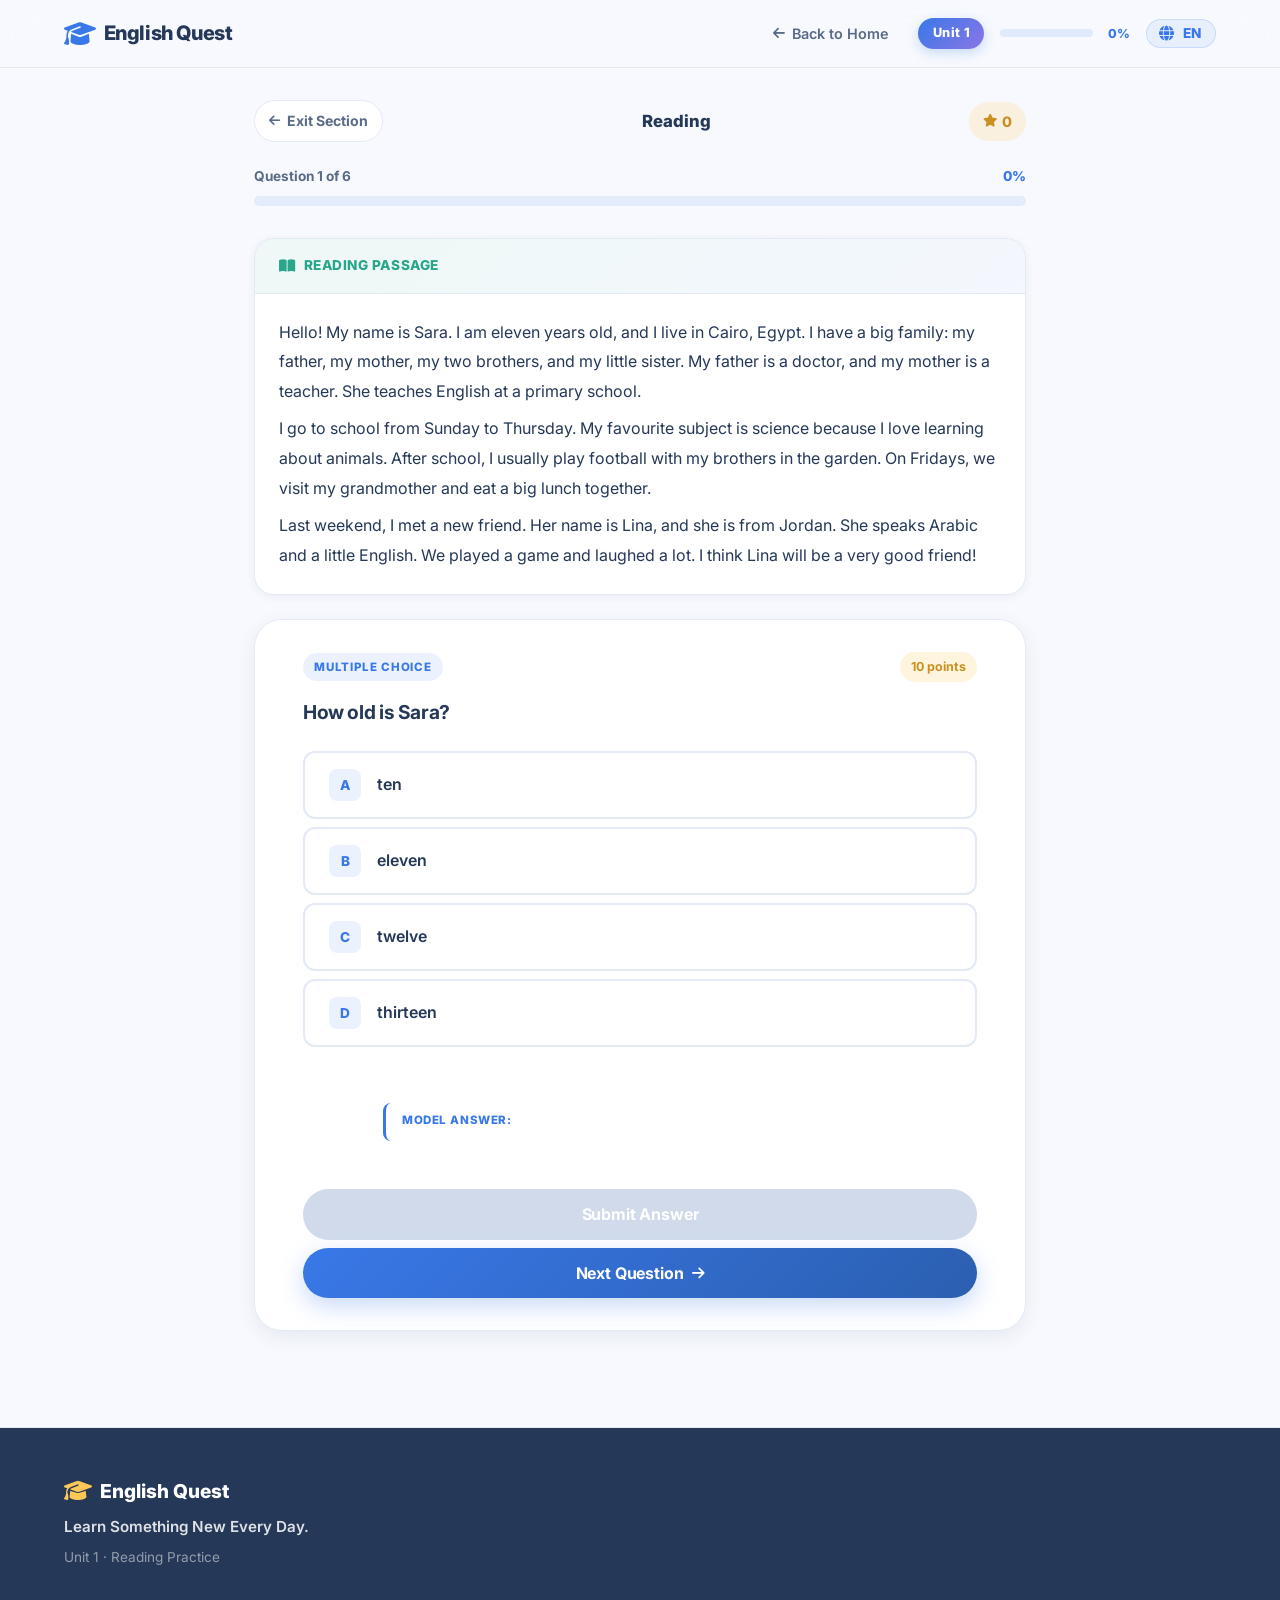
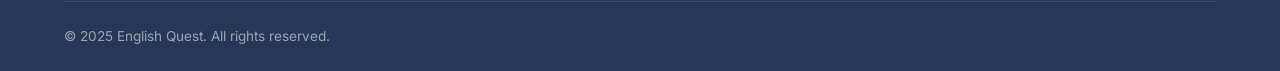
<file: unit-1/reading-practice.html>
<!DOCTYPE html>
<html lang="en" dir="ltr">
<head>
  <meta charset="UTF-8">
  <meta name="viewport" content="width=device-width, initial-scale=1.0">
  <title>Reading Practice · Unit 1 · English Quest</title>

  <link rel="preconnect" href="https://fonts.googleapis.com">
  <link rel="preconnect" href="https://fonts.gstatic.com" crossorigin>
  <link href="https://fonts.googleapis.com/css2?family=Inter:opsz,wght@14..32,400;14..32,500;14..32,600;14..32,700;14..32,800&family=Cairo:wght@400;500;600;700;800&display=swap" rel="stylesheet">

  <link rel="stylesheet"
        href="https://cdnjs.cloudflare.com/ajax/libs/font-awesome/6.5.1/css/all.min.css"
        integrity="sha512-DTOQO9RWCH3ppGqcWaEA1BIZOC6xxalwEsw9c2QQeAIftl+Vegovlnee1c9QX4TctnWMn13TZye+giMm8e2LwA=="
        crossorigin="anonymous"
        referrerpolicy="no-referrer">

  <link rel="stylesheet" href="../css/style.css">
  <link rel="stylesheet" href="../css/unit-practice.css">
</head>
<body class="unit-page">

  <header class="navbar unit-navbar">
    <div class="container nav-container">
      <a href="../index.html" class="logo" aria-label="English Quest home">
        <i class="fa-solid fa-graduation-cap logo-icon"></i>
        <span class="logo-text">English Quest</span>
      </a>

      <div class="unit-nav-right">
        <a href="unit-1.html" class="back-home-link">
          <i class="fa-solid fa-arrow-left"></i>
          <span id="backHomeLabel">Back to Unit</span>
        </a>

        <span class="unit-label-badge" id="unitLabelBadge">Unit 1</span>

        <div class="nav-progress" aria-label="Unit progress">
          <div class="nav-progress-track">
            <div class="nav-progress-fill" id="navProgressFill" style="width: 0%"></div>
          </div>
          <span class="nav-progress-text" id="navProgressText">0%</span>
        </div>

        <button class="lang-switcher" id="langSwitcher" aria-label="Switch language" type="button">
          <i class="fa-solid fa-globe lang-icon"></i>
          <span class="lang-current" id="langCurrent">EN</span>
        </button>
      </div>
    </div>
  </header>

  <main class="unit-main">
    <div id="exerciseView" class="unit-view">
      <div class="container exercise-container">

        <div class="exercise-topbar">
          <a href="unit-1.html" class="btn-ghost" id="exitSectionBtn">
            <i class="fa-solid fa-arrow-left"></i>
            <span id="exitLabel">Exit Section</span>
          </a>
          <div class="exercise-section-name" id="exerciseSectionName">Reading</div>
          <div class="exercise-score-pill">
            <i class="fa-solid fa-star"></i>
            <span id="exerciseScore">0</span>
          </div>
        </div>

        <div class="exercise-progress">
          <div class="exercise-progress-label">
            <span id="questionCounter">Question 1 of 6</span>
            <span id="questionProgressPercent">0%</span>
          </div>
          <div class="progress-track">
            <div class="progress-fill" id="questionProgressFill" style="width: 0%"></div>
          </div>
        </div>

        <div class="reading-passage" id="readingPassage">
          <div class="reading-passage-header">
            <i class="fa-solid fa-book-open"></i>
            <span id="readingPassageTitle">Reading Passage</span>
          </div>
          <div class="reading-passage-body" id="readingPassageBody"></div>
        </div>

        <div class="question-card" id="questionCard">
          <div class="question-header">
            <span class="question-type-tag" id="questionTypeTag">Multiple Choice</span>
            <span class="question-points" id="questionPoints">10 points</span>
          </div>

          <h3 class="question-text" id="questionText">Question text goes here</h3>

          <div class="question-options" id="questionOptions"></div>

          <div class="question-input-area" id="questionInputArea" hidden>
            <textarea id="freeTextInput" class="free-text-input" rows="2" placeholder="Type your answer here..." aria-label="Your answer"></textarea>
          </div>

          <div class="question-feedback" id="questionFeedback" hidden>
            <div class="feedback-icon" id="feedbackIcon"></div>
            <div class="feedback-content">
              <p class="feedback-verdict" id="feedbackVerdict"></p>
              <p class="feedback-explanation" id="feedbackExplanation"></p>
              <div class="feedback-model" id="feedbackModel" hidden>
                <span class="model-label" id="modelAnswerLabel">Model answer:</span>
                <span class="model-text" id="feedbackModelText"></span>
              </div>
            </div>
          </div>

          <div class="question-actions">
            <button class="btn btn-primary btn-submit" id="submitAnswerBtn" type="button" disabled>
              <span id="submitLabel">Submit Answer</span>
            </button>
            <button class="btn btn-primary btn-next" id="nextQuestionBtn" type="button" hidden>
              <span id="nextLabel">Next Question</span>
              <i class="fa-solid fa-arrow-right"></i>
            </button>
          </div>
        </div>
      </div>
    </div>

    <div id="completionView" class="unit-view" hidden>
      <div class="container completion-container">
        <div class="completion-card">
          <div class="completion-confetti" aria-hidden="true">
            <span></span><span></span><span></span><span></span><span></span>
            <span></span><span></span><span></span><span></span><span></span>
          </div>

          <div class="completion-icon">
            <i class="fa-solid fa-trophy"></i>
          </div>

          <h2 class="completion-title" id="completionTitle">Great Job!</h2>
          <p class="completion-subtitle" id="completionSubtitle">You completed Reading!</p>

          <div class="completion-score">
            <span class="completion-score-label" id="completionScoreLabel">Your Score</span>
            <span class="completion-score-value" id="completionScoreValue">0 / 60</span>
          </div>

          <div class="completion-stats">
            <div class="completion-stat completion-stat-correct">
              <i class="fa-solid fa-check"></i>
              <span><strong id="completionCorrect">0</strong> <span id="completionCorrectLabel">Correct</span></span>
            </div>
            <div class="completion-stat completion-stat-incorrect">
              <i class="fa-solid fa-xmark"></i>
              <span><strong id="completionIncorrect">0</strong> <span id="completionIncorrectLabel">Incorrect</span></span>
            </div>
          </div>

          <div class="completion-actions">
            <button class="btn btn-secondary btn-retry" id="retrySectionBtn" type="button">
              <i class="fa-solid fa-rotate-right"></i>
              <span id="retryLabel">Retry Section</span>
            </button>
            <a href="unit-1.html" class="btn btn-primary btn-back-unit" id="backToUnitBtn">
              <i class="fa-solid fa-house"></i>
              <span id="backToUnitLabel">Back to Unit</span>
            </a>
          </div>
        </div>
      </div>
    </div>
  </main>

  <footer class="footer unit-footer">
    <div class="container footer-container">
      <div class="footer-brand">
        <div class="footer-logo">
          <i class="fa-solid fa-graduation-cap"></i>
          <span>English Quest</span>
        </div>
        <p class="footer-tagline">Learn Something New Every Day.</p>
        <p class="footer-sub">Unit 1 · Reading Practice</p>
      </div>
      <div class="footer-bottom">
        <p>&copy; 2025 English Quest. All rights reserved.</p>
      </div>
    </div>
  </footer>

  <script src="js/unit-1-translations.js"></script>
  <script>
    document.addEventListener('DOMContentLoaded', function () {
      var SECTION_ID = 'reading';
      var UNIT_KEY = 'englishQuestUnit1';
      var LANG_KEY = 'englishQuestLang';
      var POINTS = 10;
      var TOTAL_POINTS = 300;

      var lang = 'en';
      try {
        var saved = localStorage.getItem(LANG_KEY);
        if (saved === 'ar') lang = 'ar';
      } catch (e) {}

      var questions = buildQuestions();
      var state = {
        index: 0,
        selected: null,
        text: '',
        answered: false,
        correctCount: 0,
        score: 0
      };

      var dom = {
        exerciseView: document.getElementById('exerciseView'),
        completionView: document.getElementById('completionView'),
        sectionName: document.getElementById('exerciseSectionName'),
        scorePill: document.getElementById('exerciseScore'),
        counter: document.getElementById('questionCounter'),
        progressPercent: document.getElementById('questionProgressPercent'),
        progressFill: document.getElementById('questionProgressFill'),
        typeTag: document.getElementById('questionTypeTag'),
        points: document.getElementById('questionPoints'),
        qText: document.getElementById('questionText'),
        options: document.getElementById('questionOptions'),
        inputArea: document.getElementById('questionInputArea'),
        freeInput: document.getElementById('freeTextInput'),
        feedback: document.getElementById('questionFeedback'),
        feedbackIcon: document.getElementById('feedbackIcon'),
        feedbackVerdict: document.getElementById('feedbackVerdict'),
        feedbackExplanation: document.getElementById('feedbackExplanation'),
        feedbackModel: document.getElementById('feedbackModel'),
        feedbackModelText: document.getElementById('feedbackModelText'),
        modelAnswerLabel: document.getElementById('modelAnswerLabel'),
        submitBtn: document.getElementById('submitAnswerBtn'),
        submitLabel: document.getElementById('submitLabel'),
        nextBtn: document.getElementById('nextQuestionBtn'),
        nextLabel: document.getElementById('nextLabel'),
        exitLabel: document.getElementById('exitLabel'),
        backHomeLabel: document.getElementById('backHomeLabel'),
        unitLabelBadge: document.getElementById('unitLabelBadge'),
        langSwitcher: document.getElementById('langSwitcher'),
        langCurrent: document.getElementById('langCurrent'),
        navFill: document.getElementById('navProgressFill'),
        navText: document.getElementById('navProgressText'),
        completionTitle: document.getElementById('completionTitle'),
        completionSubtitle: document.getElementById('completionSubtitle'),
        completionScoreLabel: document.getElementById('completionScoreLabel'),
        completionScoreValue: document.getElementById('completionScoreValue'),
        completionCorrect: document.getElementById('completionCorrect'),
        completionIncorrect: document.getElementById('completionIncorrect'),
        completionCorrectLabel: document.getElementById('completionCorrectLabel'),
        completionIncorrectLabel: document.getElementById('completionIncorrectLabel'),
        retryBtn: document.getElementById('retrySectionBtn'),
        retryLabel: document.getElementById('retryLabel'),
        backToUnitLabel: document.getElementById('backToUnitLabel'),
        readingPassage: document.getElementById('readingPassage'),
        readingPassageTitle: document.getElementById('readingPassageTitle'),
        readingPassageBody: document.getElementById('readingPassageBody')
      };

      function buildQuestions() {
        var list = [];
        var section = window.UNIT_1_TRANSLATIONS[SECTION_ID];
        for (var i = 1; i <= 6; i++) {
          var q = section['q' + i];
          if (!q) continue;
          var type = 'multipleChoice';
          if (q.acceptedAnswers) type = 'shortAnswer';
          else if (q.options && q.options.en && q.correct && q.options.en.indexOf(q.correct.en) === -1) type = 'ordering';
          list.push({
            number: i,
            type: type,
            text: q.text,
            options: q.options,
            correct: q.correct,
            explanation: q.explanation,
            acceptedAnswers: q.acceptedAnswers,
            modelAnswer: q.modelAnswer,
            points: POINTS
          });
        }
        return list;
      }

      function typeLabel(type) {
        if (type === 'shortAnswer') return unit1T('common.type.shortAnswer', lang);
        if (type === 'ordering') return unit1T('common.type.ordering', lang);
        if (type === 'fillBlank') return unit1T('common.type.fillBlank', lang);
        return unit1T('common.type.multipleChoice', lang);
      }

      function normalize(str) {
        if (typeof str !== 'string') return '';
        return str.toLowerCase()
          .replace(/[\u2018\u2019']/g, "'")
          .replace(/[\u201C\u201D]/g, '"')
          .replace(/[.,!?;:\u2014\u2013\-]/g, ' ')
          .replace(/\s+/g, ' ')
          .trim();
      }

      function escapeHtml(str) {
        if (typeof str !== 'string') return '';
        return str
          .replace(/&/g, '&amp;')
          .replace(/</g, '&lt;')
          .replace(/>/g, '&gt;')
          .replace(/"/g, '&quot;')
          .replace(/'/g, '&#39;');
      }

      function shuffle(arr) {
        var a = arr.slice();
        for (var i = a.length - 1; i > 0; i--) {
          var j = Math.floor(Math.random() * (i + 1));
          var t = a[i]; a[i] = a[j]; a[j] = t;
        }
        return a;
      }

      function loadProgress() {
        try {
          var raw = localStorage.getItem(UNIT_KEY);
          if (!raw) return { sections: {}, xp: 0 };
          var parsed = JSON.parse(raw);
          return { sections: parsed.sections || {}, xp: Number(parsed.xp) || 0 };
        } catch (e) {
          return { sections: {}, xp: 0 };
        }
      }

      function saveProgress(progress) {
        try {
          progress.lastUpdated = Date.now();
          localStorage.setItem(UNIT_KEY, JSON.stringify(progress));
        } catch (e) {}
      }

      function applyLangToDoc() {
        document.documentElement.setAttribute('lang', lang);
        document.documentElement.setAttribute('dir', lang === 'ar' ? 'rtl' : 'ltr');
        if (dom.langCurrent) dom.langCurrent.textContent = lang === 'ar' ? 'AR' : 'EN';
        var sectionName = unit1T(SECTION_ID + '.name', lang);
        document.title = (lang === 'ar' ? 'مهمة الإنجليزية · ' : 'English Quest · ')
          + sectionName + ' · ' + unit1T('common.nav.unitLabel', lang);
      }

      function renderReadingPassage() {
        if (!dom.readingPassage || !dom.readingPassageBody) return;
        var reading = window.UNIT_1_TRANSLATIONS.reading;
        if (!reading || !reading.passage) return;
        var paragraphs = reading.passage[lang] || reading.passage.en;
        dom.readingPassageBody.innerHTML = paragraphs.map(function (p) {
          return '<p>' + escapeHtml(p) + '</p>';
        }).join('');
        if (dom.readingPassageTitle) {
          dom.readingPassageTitle.textContent = unit1T('common.exercise.readingTitle', lang);
        }
      }

      function renderStatic() {
        if (dom.backHomeLabel) dom.backHomeLabel.textContent = unit1T('common.nav.backHome', lang);
        if (dom.unitLabelBadge) dom.unitLabelBadge.textContent = unit1T('common.nav.unitLabel', lang);
        if (dom.sectionName) dom.sectionName.textContent = unit1T(SECTION_ID + '.name', lang);
        if (dom.exitLabel) dom.exitLabel.textContent = unit1T('common.exercise.exit', lang);
        if (dom.modelAnswerLabel) dom.modelAnswerLabel.textContent = unit1T('common.feedback.modelAnswer', lang) + ':';
        renderReadingPassage();
      }

      function renderProgress() {
        var total = questions.length;
        var current = state.index + 1;
        if (dom.counter) {
          dom.counter.textContent = unit1T('common.exercise.question', lang) + ' ' + current + ' ' + unit1T('common.exercise.of', lang) + ' ' + total;
        }
        var pct = Math.round(((current - 1) / total) * 100);
        if (dom.progressFill) dom.progressFill.style.width = pct + '%';
        if (dom.progressPercent) dom.progressPercent.textContent = pct + '%';

        var progress = loadProgress();
        var earned = 0;
        Object.keys(progress.sections).forEach(function (id) {
          var s = progress.sections[id];
          if (s && s.completed) earned += Number(s.score) || 0;
        });
        var unitPct = TOTAL_POINTS > 0 ? Math.round((earned / TOTAL_POINTS) * 100) : 0;
        if (dom.navFill) dom.navFill.style.width = unitPct + '%';
        if (dom.navText) dom.navText.textContent = unitPct + '%';
      }

      function resetFeedback() {
        if (!dom.feedback) return;
        dom.feedback.hidden = true;
        dom.feedback.classList.remove('feedback-correct', 'feedback-incorrect');
        if (dom.feedbackVerdict) dom.feedbackVerdict.textContent = '';
        if (dom.feedbackExplanation) dom.feedbackExplanation.textContent = '';
        if (dom.feedbackModel) dom.feedbackModel.hidden = true;
        if (dom.feedbackModelText) dom.feedbackModelText.textContent = '';
        if (dom.feedbackIcon) dom.feedbackIcon.innerHTML = '';
      }

      function renderQuestion() {
        var q = questions[state.index];
        if (!q) return;

        state.selected = null;
        state.text = '';
        state.answered = false;

        renderProgress();
        resetFeedback();

        if (dom.typeTag) dom.typeTag.textContent = typeLabel(q.type);
        if (dom.points) dom.points.textContent = q.points + ' ' + unit1T(q.points === 1 ? 'common.exercise.point' : 'common.exercise.points', lang);
        if (dom.qText) dom.qText.textContent = q.text[lang] || q.text.en;

        if (dom.submitBtn) {
          dom.submitBtn.disabled = true;
          dom.submitBtn.hidden = false;
        }
        if (dom.submitLabel) dom.submitLabel.textContent = unit1T('common.action.submit', lang);

        if (dom.nextBtn) {
          dom.nextBtn.hidden = true;
          var isLast = state.index === questions.length - 1;
          if (dom.nextLabel) {
            dom.nextLabel.textContent = isLast
              ? unit1T('common.action.finish', lang)
              : unit1T('common.action.next', lang);
          }
        }

        if (q.options && q.options.en && q.options.en.length) {
          if (dom.inputArea) dom.inputArea.hidden = true;
          renderOptions(q);
        } else {
          if (dom.options) dom.options.innerHTML = '';
          renderInput(q);
        }
      }

      function renderOptions(q) {
        if (!dom.options) return;
        dom.options.innerHTML = '';
        var opts = q.type === 'ordering' ? shuffle(q.options[lang] || q.options.en) : (q.options[lang] || q.options.en);
        var letters = ['A', 'B', 'C', 'D', 'E', 'F'];
        opts.forEach(function (opt, i) {
          var btn = document.createElement('button');
          btn.type = 'button';
          btn.className = 'option-btn';
          btn.setAttribute('data-option', opt);
          btn.innerHTML = '<span class="option-marker">' + (letters[i] || (i + 1)) + '</span><span class="option-text">' + escapeHtml(opt) + '</span>';
          btn.addEventListener('click', function () { selectOption(btn, opt); });
          dom.options.appendChild(btn);
        });
      }

      function selectOption(btn, value) {
        if (state.answered) return;
        var all = dom.options.querySelectorAll('.option-btn');
        for (var i = 0; i < all.length; i++) all[i].classList.remove('selected');
        btn.classList.add('selected');
        state.selected = value;
        if (dom.submitBtn) dom.submitBtn.disabled = false;

        if (dom.feedback && !dom.feedback.hidden && dom.feedback.classList.contains('feedback-incorrect')) {
          var verdict = dom.feedbackVerdict ? dom.feedbackVerdict.textContent : '';
          var promptOption = lang === 'ar' ? 'يرجى اختيار إجابة أولاً.' : 'Please choose an answer first.';
          var promptText = lang === 'ar' ? 'يرجى كتابة إجابة أولاً.' : 'Please type an answer first.';
          if (verdict === promptOption || verdict === promptText) {
            resetFeedback();
          }
        }
      }

      function renderInput(q) {
        if (!dom.inputArea || !dom.freeInput) return;
        dom.inputArea.hidden = false;
        dom.freeInput.value = '';
        dom.freeInput.disabled = false;
        dom.freeInput.rows = q.type === 'shortAnswer' ? 2 : 3;
        dom.freeInput.placeholder = lang === 'ar' ? 'اكتب إجابتك هنا...' : 'Type your answer here...';
        dom.freeInput.oninput = function () {
          state.text = dom.freeInput.value.trim();
          if (dom.submitBtn) dom.submitBtn.disabled = state.text.length === 0;

          if (state.text.length > 0 && dom.feedback && !dom.feedback.hidden) {
            if (dom.feedback.classList.contains('feedback-incorrect')) {
              var verdict = dom.feedbackVerdict ? dom.feedbackVerdict.textContent : '';
              var promptOption = lang === 'ar' ? 'يرجى اختيار إجابة أولاً.' : 'Please choose an answer first.';
              var promptText = lang === 'ar' ? 'يرجى كتابة إجابة أولاً.' : 'Please type an answer first.';
              if (verdict === promptOption || verdict === promptText) {
                resetFeedback();
              }
            }
          }
        };
      }

      function lockInput() {
        if (dom.freeInput) dom.freeInput.disabled = true;
        if (dom.options) {
          var all = dom.options.querySelectorAll('.option-btn');
          for (var i = 0; i < all.length; i++) all[i].disabled = true;
        }
      }

      function highlightOptions(q, picked) {
        if (!dom.options) return;
        var expected = normalize(q.correct[lang] || q.correct.en);
        var chosen = normalize(picked);
        var all = dom.options.querySelectorAll('.option-btn');
        for (var i = 0; i < all.length; i++) {
          var btn = all[i];
          var val = normalize(btn.getAttribute('data-option'));
          btn.classList.remove('selected');
          if (val === expected) btn.classList.add('correct');
          else if (val === chosen) btn.classList.add('incorrect');
          else btn.classList.add('dimmed');
        }
      }

      function evaluate(q) {
        if (q.options && q.options.en && q.options.en.length) {
          return { correct: normalize(state.selected) === normalize(q.correct[lang] || q.correct.en), userAnswer: state.selected };
        }
        if (q.acceptedAnswers && q.acceptedAnswers.en) {
          var user = normalize(state.text);
          if (!user) return { correct: false, userAnswer: state.text };
          var list = q.acceptedAnswers[lang] || q.acceptedAnswers.en;
          var ok = list.some(function (a) { return user.indexOf(normalize(a)) !== -1; });
          if (!ok) {
            var words = state.text.trim().split(/\s+/).filter(Boolean).length;
            if (q.type === 'shortAnswer' && words >= 3) ok = true;
          }
          return { correct: ok, userAnswer: state.text };
        }
        return { correct: false, userAnswer: state.text };
      }

      function showEmptyPrompt(q, kind) {
        if (!dom.feedback) return;
        dom.feedback.hidden = false;
        dom.feedback.classList.remove('feedback-correct');
        dom.feedback.classList.add('feedback-incorrect');
        if (dom.feedbackIcon) {
          dom.feedbackIcon.innerHTML = '<i class="fa-solid fa-circle-exclamation"></i>';
        }
        if (dom.feedbackVerdict) {
          dom.feedbackVerdict.textContent = kind === 'text'
            ? (lang === 'ar' ? 'يرجى كتابة إجابة أولاً.' : 'Please type an answer first.')
            : (lang === 'ar' ? 'يرجى اختيار إجابة أولاً.' : 'Please choose an answer first.');
        }
        if (dom.feedbackExplanation) {
          dom.feedbackExplanation.textContent = lang === 'ar'
            ? 'لا يمكنك المتابعة دون تقديم إجابة.'
            : 'You cannot continue without submitting an answer.';
        }
        if (dom.feedbackModel) dom.feedbackModel.hidden = true;
      }

      function showFeedback(result, q) {
        if (!dom.feedback) return;
        dom.feedback.hidden = false;
        dom.feedback.classList.remove('feedback-correct', 'feedback-incorrect');
        if (result.correct) {
          dom.feedback.classList.add('feedback-correct');
          if (dom.feedbackIcon) dom.feedbackIcon.innerHTML = '<i class="fa-solid fa-check"></i>';
          if (dom.feedbackVerdict) dom.feedbackVerdict.textContent = unit1T('common.feedback.correct', lang);
        } else {
          dom.feedback.classList.add('feedback-incorrect');
          if (dom.feedbackIcon) dom.feedbackIcon.innerHTML = '<i class="fa-solid fa-xmark"></i>';
          if (dom.feedbackVerdict) dom.feedbackVerdict.textContent = unit1T('common.feedback.incorrect', lang);
        }
        if (dom.feedbackExplanation) dom.feedbackExplanation.textContent = q.explanation[lang] || q.explanation.en;
        var showModel = q.modelAnswer && (!result.correct || !q.options);
        if (dom.feedbackModel && dom.feedbackModelText) {
          if (showModel) {
            dom.feedbackModel.hidden = false;
            if (dom.modelAnswerLabel) dom.modelAnswerLabel.textContent = unit1T('common.feedback.modelAnswer', lang) + ':';
            dom.feedbackModelText.textContent = q.modelAnswer[lang] || q.modelAnswer.en;
          } else {
            dom.feedbackModel.hidden = true;
          }
        }
      }

      function submit() {
        if (state.answered) return;
        var q = questions[state.index];
        if (!q) return;

        var hasOptions = q.options && q.options.en && q.options.en.length;
        var hasText = state.text.trim().length > 0;

        if (hasOptions && !state.selected) {
          showEmptyPrompt(q, 'option');
          return;
        }
        if (!hasOptions && !hasText) {
          showEmptyPrompt(q, 'text');
          return;
        }

        var result = evaluate(q);
        state.answered = true;
        if (result.correct) {
          state.correctCount += 1;
          state.score += q.points;
          if (dom.scorePill) dom.scorePill.textContent = String(state.score);
        }
        if (hasOptions) highlightOptions(q, state.selected);
        lockInput();
        showFeedback(result, q);

        if (dom.submitBtn) dom.submitBtn.hidden = true;
        if (dom.nextBtn) {
          dom.nextBtn.hidden = false;
          var isLast = state.index === questions.length - 1;
          if (dom.nextLabel) {
            dom.nextLabel.textContent = isLast
              ? unit1T('common.action.finish', lang)
              : unit1T('common.action.next', lang);
          }
          dom.nextBtn.focus();
        }
      }

      function next() {
        if (!state.answered) return;
        var isLast = state.index === questions.length - 1;
        if (isLast) { finish(); return; }
        state.index += 1;
        renderQuestion();
        window.scrollTo({ top: 0, behavior: 'smooth' });
      }

      function finish() {
        var totalPoints = questions.reduce(function (s, q) { return s + q.points; }, 0);
        var progress = loadProgress();
        progress.sections[SECTION_ID] = {
          completed: true,
          score: state.score,
          total: totalPoints,
          correct: state.correctCount
        };
        progress.xp = Object.keys(progress.sections).reduce(function (sum, id) {
          var s = progress.sections[id];
          return sum + (s && s.completed ? s.score : 0);
        }, 0);
        saveProgress(progress);
        renderCompletion();
      }

      function renderCompletion() {
        var totalPoints = questions.reduce(function (s, q) { return s + q.points; }, 0);
        var sectionName = unit1T(SECTION_ID + '.name', lang);

        if (dom.completionTitle) dom.completionTitle.textContent = unit1T('common.completion.title', lang);
        if (dom.completionSubtitle) {
          var subtitle = unit1T('common.completion.subtitle', lang);
          dom.completionSubtitle.textContent = subtitle.replace('{section}', sectionName);
        }
        if (dom.completionScoreLabel) dom.completionScoreLabel.textContent = unit1T('common.completion.scoreLabel', lang);
        if (dom.completionScoreValue) dom.completionScoreValue.textContent = state.score + ' / ' + totalPoints;
        if (dom.completionCorrect) dom.completionCorrect.textContent = String(state.correctCount);
        if (dom.completionIncorrect) dom.completionIncorrect.textContent = String(questions.length - state.correctCount);
        if (dom.completionCorrectLabel) dom.completionCorrectLabel.textContent = unit1T('common.completion.correct', lang);
        if (dom.completionIncorrectLabel) dom.completionIncorrectLabel.textContent = unit1T('common.completion.incorrect', lang);
        if (dom.retryLabel) dom.retryLabel.textContent = unit1T('common.action.retry', lang);
        if (dom.backToUnitLabel) dom.backToUnitLabel.textContent = unit1T('common.action.backToUnit', lang);

        if (dom.exerciseView) dom.exerciseView.hidden = true;
        if (dom.completionView) dom.completionView.hidden = false;
        window.scrollTo({ top: 0, behavior: 'smooth' });
      }

      function restart() {
        state.index = 0;
        state.selected = null;
        state.text = '';
        state.answered = false;
        state.correctCount = 0;
        state.score = 0;
        if (dom.scorePill) dom.scorePill.textContent = '0';
        if (dom.completionView) dom.completionView.hidden = true;
        if (dom.exerciseView) dom.exerciseView.hidden = false;
        renderQuestion();
        window.scrollTo({ top: 0, behavior: 'smooth' });
      }

      applyLangToDoc();
      renderStatic();
      renderQuestion();

      if (dom.submitBtn) dom.submitBtn.addEventListener('click', function (e) { e.preventDefault(); submit(); });
      if (dom.nextBtn) dom.nextBtn.addEventListener('click', function (e) { e.preventDefault(); next(); });
      if (dom.retryBtn) dom.retryBtn.addEventListener('click', function (e) { e.preventDefault(); restart(); });

      if (dom.langSwitcher) {
        dom.langSwitcher.addEventListener('click', function (e) {
          e.preventDefault();
          lang = lang === 'en' ? 'ar' : 'en';
          try { localStorage.setItem(LANG_KEY, lang); } catch (err) {}
          applyLangToDoc();
          renderStatic();
          renderProgress();
          renderQuestion();
        });
      }
    });
  </script>
</body>
</html>
</file>
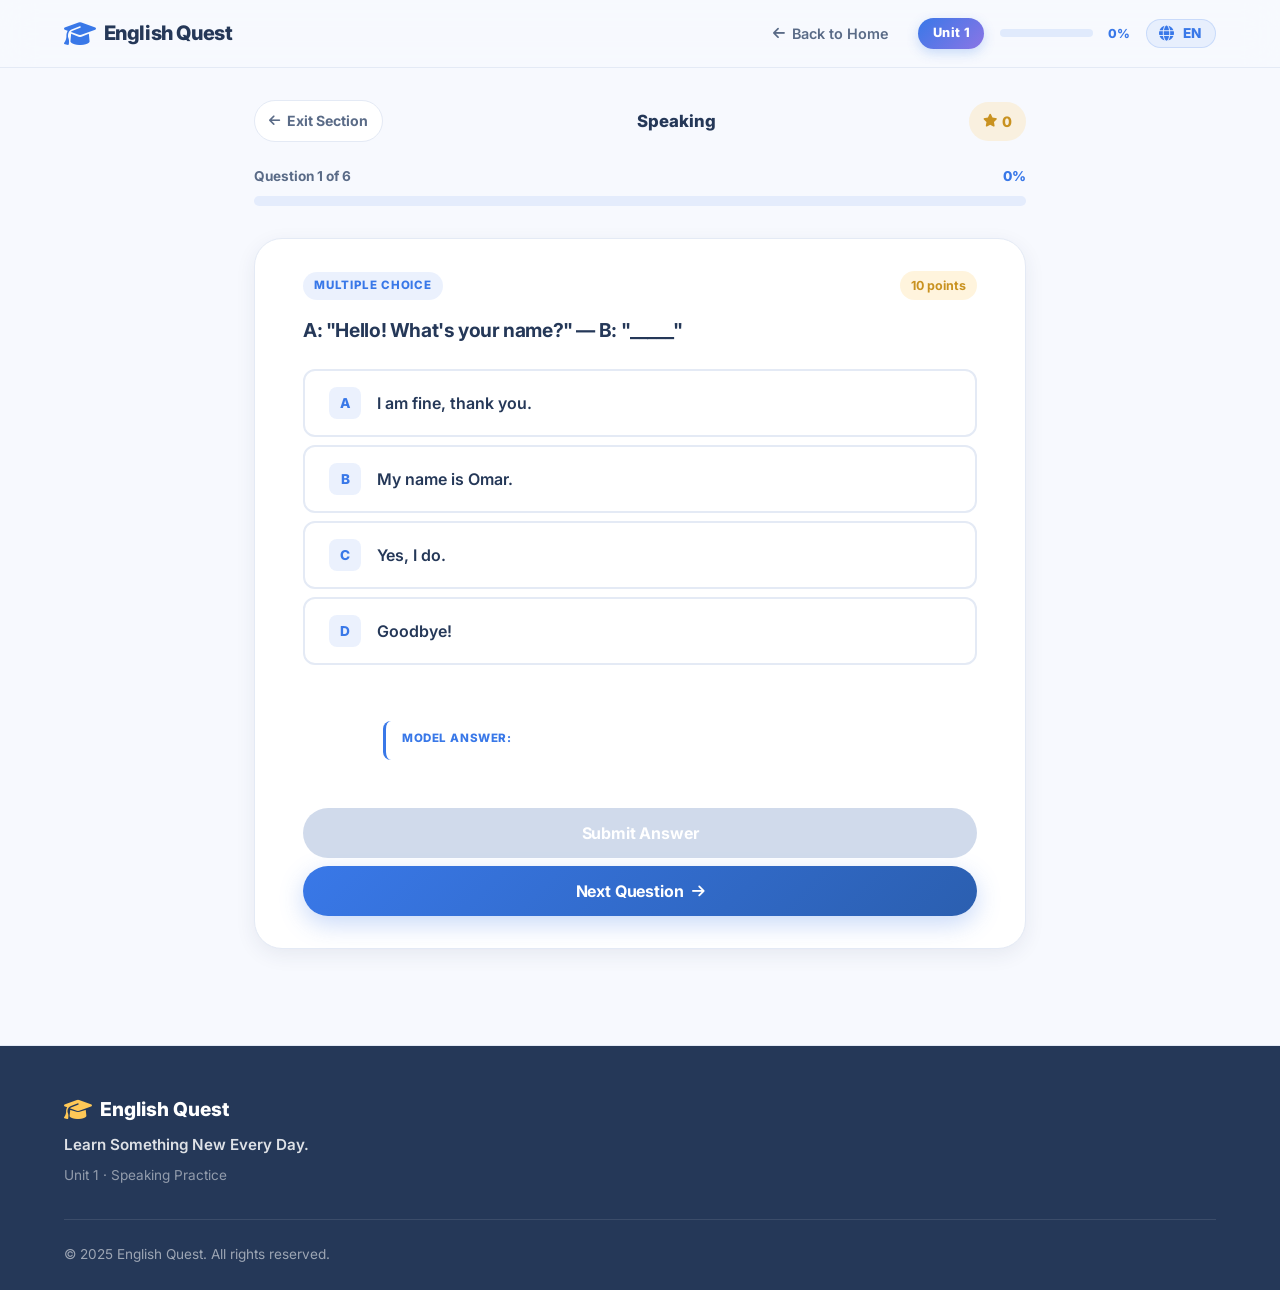
<file: unit-1/speaking-practice.html>
<!DOCTYPE html>
<html lang="en" dir="ltr">
<head>
  <meta charset="UTF-8">
  <meta name="viewport" content="width=device-width, initial-scale=1.0">
  <title>Speaking Practice · Unit 1 · English Quest</title>

  <link rel="preconnect" href="https://fonts.googleapis.com">
  <link rel="preconnect" href="https://fonts.gstatic.com" crossorigin>
  <link href="https://fonts.googleapis.com/css2?family=Inter:opsz,wght@14..32,400;14..32,500;14..32,600;14..32,700;14..32,800&family=Cairo:wght@400;500;600;700;800&display=swap" rel="stylesheet">

  <link rel="stylesheet"
        href="https://cdnjs.cloudflare.com/ajax/libs/font-awesome/6.5.1/css/all.min.css"
        integrity="sha512-DTOQO9RWCH3ppGqcWaEA1BIZOC6xxalwEsw9c2QQeAIftl+Vegovlnee1c9QX4TctnWMn13TZye+giMm8e2LwA=="
        crossorigin="anonymous"
        referrerpolicy="no-referrer">

  <link rel="stylesheet" href="../css/style.css">
  <link rel="stylesheet" href="../css/unit-practice.css">
</head>
<body class="unit-page">

  <header class="navbar unit-navbar">
    <div class="container nav-container">
      <a href="../index.html" class="logo" aria-label="English Quest home">
        <i class="fa-solid fa-graduation-cap logo-icon"></i>
        <span class="logo-text">English Quest</span>
      </a>

      <div class="unit-nav-right">
        <a href="unit-1.html" class="back-home-link">
          <i class="fa-solid fa-arrow-left"></i>
          <span id="backHomeLabel">Back to Unit</span>
        </a>

        <span class="unit-label-badge" id="unitLabelBadge">Unit 1</span>

        <div class="nav-progress" aria-label="Unit progress">
          <div class="nav-progress-track">
            <div class="nav-progress-fill" id="navProgressFill" style="width: 0%"></div>
          </div>
          <span class="nav-progress-text" id="navProgressText">0%</span>
        </div>

        <button class="lang-switcher" id="langSwitcher" aria-label="Switch language" type="button">
          <i class="fa-solid fa-globe lang-icon"></i>
          <span class="lang-current" id="langCurrent">EN</span>
        </button>
      </div>
    </div>
  </header>

  <main class="unit-main">
    <div id="exerciseView" class="unit-view">
      <div class="container exercise-container">

        <div class="exercise-topbar">
          <a href="unit-1.html" class="btn-ghost" id="exitSectionBtn">
            <i class="fa-solid fa-arrow-left"></i>
            <span id="exitLabel">Exit Section</span>
          </a>
          <div class="exercise-section-name" id="exerciseSectionName">Speaking</div>
          <div class="exercise-score-pill">
            <i class="fa-solid fa-star"></i>
            <span id="exerciseScore">0</span>
          </div>
        </div>

        <div class="exercise-progress">
          <div class="exercise-progress-label">
            <span id="questionCounter">Question 1 of 6</span>
            <span id="questionProgressPercent">0%</span>
          </div>
          <div class="progress-track">
            <div class="progress-fill" id="questionProgressFill" style="width: 0%"></div>
          </div>
        </div>

        <div class="question-card" id="questionCard">
          <div class="question-header">
            <span class="question-type-tag" id="questionTypeTag">Multiple Choice</span>
            <span class="question-points" id="questionPoints">10 points</span>
          </div>

          <h3 class="question-text" id="questionText">Question text goes here</h3>

          <div class="question-options" id="questionOptions"></div>

          <div class="question-input-area" id="questionInputArea" hidden>
            <textarea id="freeTextInput" class="free-text-input" rows="2" placeholder="Type your answer here..." aria-label="Your answer"></textarea>
          </div>

          <div class="question-feedback" id="questionFeedback" hidden>
            <div class="feedback-icon" id="feedbackIcon"></div>
            <div class="feedback-content">
              <p class="feedback-verdict" id="feedbackVerdict"></p>
              <p class="feedback-explanation" id="feedbackExplanation"></p>
              <div class="feedback-model" id="feedbackModel" hidden>
                <span class="model-label" id="modelAnswerLabel">Model answer:</span>
                <span class="model-text" id="feedbackModelText"></span>
              </div>
            </div>
          </div>

          <div class="question-actions">
            <button class="btn btn-primary btn-submit" id="submitAnswerBtn" type="button" disabled>
              <span id="submitLabel">Submit Answer</span>
            </button>
            <button class="btn btn-primary btn-next" id="nextQuestionBtn" type="button" hidden>
              <span id="nextLabel">Next Question</span>
              <i class="fa-solid fa-arrow-right"></i>
            </button>
          </div>
        </div>
      </div>
    </div>

    <div id="completionView" class="unit-view" hidden>
      <div class="container completion-container">
        <div class="completion-card">
          <div class="completion-confetti" aria-hidden="true">
            <span></span><span></span><span></span><span></span><span></span>
            <span></span><span></span><span></span><span></span><span></span>
          </div>

          <div class="completion-icon">
            <i class="fa-solid fa-trophy"></i>
          </div>

          <h2 class="completion-title" id="completionTitle">Great Job!</h2>
          <p class="completion-subtitle" id="completionSubtitle">You completed Speaking!</p>

          <div class="completion-score">
            <span class="completion-score-label" id="completionScoreLabel">Your Score</span>
            <span class="completion-score-value" id="completionScoreValue">0 / 60</span>
          </div>

          <div class="completion-stats">
            <div class="completion-stat completion-stat-correct">
              <i class="fa-solid fa-check"></i>
              <span><strong id="completionCorrect">0</strong> <span id="completionCorrectLabel">Correct</span></span>
            </div>
            <div class="completion-stat completion-stat-incorrect">
              <i class="fa-solid fa-xmark"></i>
              <span><strong id="completionIncorrect">0</strong> <span id="completionIncorrectLabel">Incorrect</span></span>
            </div>
          </div>

          <div class="completion-actions">
            <button class="btn btn-secondary btn-retry" id="retrySectionBtn" type="button">
              <i class="fa-solid fa-rotate-right"></i>
              <span id="retryLabel">Retry Section</span>
            </button>
            <a href="unit-1.html" class="btn btn-primary btn-back-unit" id="backToUnitBtn">
              <i class="fa-solid fa-house"></i>
              <span id="backToUnitLabel">Back to Unit</span>
            </a>
          </div>
        </div>
      </div>
    </div>
  </main>

  <footer class="footer unit-footer">
    <div class="container footer-container">
      <div class="footer-brand">
        <div class="footer-logo">
          <i class="fa-solid fa-graduation-cap"></i>
          <span>English Quest</span>
        </div>
        <p class="footer-tagline">Learn Something New Every Day.</p>
        <p class="footer-sub">Unit 1 · Speaking Practice</p>
      </div>
      <div class="footer-bottom">
        <p>&copy; 2025 English Quest. All rights reserved.</p>
      </div>
    </div>
  </footer>

  <script src="js/unit-1-translations.js"></script>
  <script>
    document.addEventListener('DOMContentLoaded', function () {
      var SECTION_ID = 'speaking';
      var UNIT_KEY = 'englishQuestUnit1';
      var LANG_KEY = 'englishQuestLang';
      var POINTS = 10;
      var TOTAL_POINTS = 300;

      var lang = 'en';
      try {
        var saved = localStorage.getItem(LANG_KEY);
        if (saved === 'ar') lang = 'ar';
      } catch (e) {}

      var questions = buildQuestions();
      var state = {
        index: 0,
        selected: null,
        text: '',
        answered: false,
        correctCount: 0,
        score: 0
      };

      var dom = {
        exerciseView: document.getElementById('exerciseView'),
        completionView: document.getElementById('completionView'),
        sectionName: document.getElementById('exerciseSectionName'),
        scorePill: document.getElementById('exerciseScore'),
        counter: document.getElementById('questionCounter'),
        progressPercent: document.getElementById('questionProgressPercent'),
        progressFill: document.getElementById('questionProgressFill'),
        typeTag: document.getElementById('questionTypeTag'),
        points: document.getElementById('questionPoints'),
        qText: document.getElementById('questionText'),
        options: document.getElementById('questionOptions'),
        inputArea: document.getElementById('questionInputArea'),
        freeInput: document.getElementById('freeTextInput'),
        feedback: document.getElementById('questionFeedback'),
        feedbackIcon: document.getElementById('feedbackIcon'),
        feedbackVerdict: document.getElementById('feedbackVerdict'),
        feedbackExplanation: document.getElementById('feedbackExplanation'),
        feedbackModel: document.getElementById('feedbackModel'),
        feedbackModelText: document.getElementById('feedbackModelText'),
        modelAnswerLabel: document.getElementById('modelAnswerLabel'),
        submitBtn: document.getElementById('submitAnswerBtn'),
        submitLabel: document.getElementById('submitLabel'),
        nextBtn: document.getElementById('nextQuestionBtn'),
        nextLabel: document.getElementById('nextLabel'),
        exitLabel: document.getElementById('exitLabel'),
        backHomeLabel: document.getElementById('backHomeLabel'),
        unitLabelBadge: document.getElementById('unitLabelBadge'),
        langSwitcher: document.getElementById('langSwitcher'),
        langCurrent: document.getElementById('langCurrent'),
        navFill: document.getElementById('navProgressFill'),
        navText: document.getElementById('navProgressText'),
        completionTitle: document.getElementById('completionTitle'),
        completionSubtitle: document.getElementById('completionSubtitle'),
        completionScoreLabel: document.getElementById('completionScoreLabel'),
        completionScoreValue: document.getElementById('completionScoreValue'),
        completionCorrect: document.getElementById('completionCorrect'),
        completionIncorrect: document.getElementById('completionIncorrect'),
        completionCorrectLabel: document.getElementById('completionCorrectLabel'),
        completionIncorrectLabel: document.getElementById('completionIncorrectLabel'),
        retryBtn: document.getElementById('retrySectionBtn'),
        retryLabel: document.getElementById('retryLabel'),
        backToUnitLabel: document.getElementById('backToUnitLabel')
      };

      function buildQuestions() {
        var list = [];
        var section = window.UNIT_1_TRANSLATIONS[SECTION_ID];
        for (var i = 1; i <= 6; i++) {
          var q = section['q' + i];
          if (!q) continue;
          var type = 'multipleChoice';
          if (q.acceptedAnswers) type = 'shortAnswer';
          else if (q.options && q.options.en && q.correct && q.options.en.indexOf(q.correct.en) === -1) type = 'ordering';
          list.push({
            number: i,
            type: type,
            text: q.text,
            options: q.options,
            correct: q.correct,
            explanation: q.explanation,
            acceptedAnswers: q.acceptedAnswers,
            modelAnswer: q.modelAnswer,
            points: POINTS
          });
        }
        return list;
      }

      function typeLabel(type) {
        if (type === 'shortAnswer') return unit1T('common.type.shortAnswer', lang);
        if (type === 'ordering') return unit1T('common.type.ordering', lang);
        if (type === 'fillBlank') return unit1T('common.type.fillBlank', lang);
        return unit1T('common.type.multipleChoice', lang);
      }

      function normalize(str) {
        if (typeof str !== 'string') return '';
        return str.toLowerCase()
          .replace(/[\u2018\u2019']/g, "'")
          .replace(/[\u201C\u201D]/g, '"')
          .replace(/[.,!?;:\u2014\u2013\-]/g, ' ')
          .replace(/\s+/g, ' ')
          .trim();
      }

      function escapeHtml(str) {
        if (typeof str !== 'string') return '';
        return str
          .replace(/&/g, '&amp;')
          .replace(/</g, '&lt;')
          .replace(/>/g, '&gt;')
          .replace(/"/g, '&quot;')
          .replace(/'/g, '&#39;');
      }

      function shuffle(arr) {
        var a = arr.slice();
        for (var i = a.length - 1; i > 0; i--) {
          var j = Math.floor(Math.random() * (i + 1));
          var t = a[i]; a[i] = a[j]; a[j] = t;
        }
        return a;
      }

      function loadProgress() {
        try {
          var raw = localStorage.getItem(UNIT_KEY);
          if (!raw) return { sections: {}, xp: 0 };
          var parsed = JSON.parse(raw);
          return { sections: parsed.sections || {}, xp: Number(parsed.xp) || 0 };
        } catch (e) {
          return { sections: {}, xp: 0 };
        }
      }

      function saveProgress(progress) {
        try {
          progress.lastUpdated = Date.now();
          localStorage.setItem(UNIT_KEY, JSON.stringify(progress));
        } catch (e) {}
      }

      function applyLangToDoc() {
        document.documentElement.setAttribute('lang', lang);
        document.documentElement.setAttribute('dir', lang === 'ar' ? 'rtl' : 'ltr');
        if (dom.langCurrent) dom.langCurrent.textContent = lang === 'ar' ? 'AR' : 'EN';
        var sectionName = unit1T(SECTION_ID + '.name', lang);
        document.title = (lang === 'ar' ? 'مهمة الإنجليزية · ' : 'English Quest · ')
          + sectionName + ' · ' + unit1T('common.nav.unitLabel', lang);
      }

      function renderStatic() {
        if (dom.backHomeLabel) dom.backHomeLabel.textContent = unit1T('common.nav.backHome', lang);
        if (dom.unitLabelBadge) dom.unitLabelBadge.textContent = unit1T('common.nav.unitLabel', lang);
        if (dom.sectionName) dom.sectionName.textContent = unit1T(SECTION_ID + '.name', lang);
        if (dom.exitLabel) dom.exitLabel.textContent = unit1T('common.exercise.exit', lang);
        if (dom.modelAnswerLabel) dom.modelAnswerLabel.textContent = unit1T('common.feedback.modelAnswer', lang) + ':';
      }

      function renderProgress() {
        var total = questions.length;
        var current = state.index + 1;
        if (dom.counter) {
          dom.counter.textContent = unit1T('common.exercise.question', lang) + ' ' + current + ' ' + unit1T('common.exercise.of', lang) + ' ' + total;
        }
        var pct = Math.round(((current - 1) / total) * 100);
        if (dom.progressFill) dom.progressFill.style.width = pct + '%';
        if (dom.progressPercent) dom.progressPercent.textContent = pct + '%';

        var progress = loadProgress();
        var earned = 0;
        Object.keys(progress.sections).forEach(function (id) {
          var s = progress.sections[id];
          if (s && s.completed) earned += Number(s.score) || 0;
        });
        var unitPct = TOTAL_POINTS > 0 ? Math.round((earned / TOTAL_POINTS) * 100) : 0;
        if (dom.navFill) dom.navFill.style.width = unitPct + '%';
        if (dom.navText) dom.navText.textContent = unitPct + '%';
      }

      function resetFeedback() {
        if (!dom.feedback) return;
        dom.feedback.hidden = true;
        dom.feedback.classList.remove('feedback-correct', 'feedback-incorrect');
        if (dom.feedbackVerdict) dom.feedbackVerdict.textContent = '';
        if (dom.feedbackExplanation) dom.feedbackExplanation.textContent = '';
        if (dom.feedbackModel) dom.feedbackModel.hidden = true;
        if (dom.feedbackModelText) dom.feedbackModelText.textContent = '';
        if (dom.feedbackIcon) dom.feedbackIcon.innerHTML = '';
      }

      function renderQuestion() {
        var q = questions[state.index];
        if (!q) return;

        state.selected = null;
        state.text = '';
        state.answered = false;

        renderProgress();
        resetFeedback();

        if (dom.typeTag) dom.typeTag.textContent = typeLabel(q.type);
        if (dom.points) dom.points.textContent = q.points + ' ' + unit1T(q.points === 1 ? 'common.exercise.point' : 'common.exercise.points', lang);
        if (dom.qText) dom.qText.textContent = q.text[lang] || q.text.en;

        if (dom.submitBtn) {
          dom.submitBtn.disabled = true;
          dom.submitBtn.hidden = false;
        }
        if (dom.submitLabel) dom.submitLabel.textContent = unit1T('common.action.submit', lang);

        if (dom.nextBtn) {
          dom.nextBtn.hidden = true;
          var isLast = state.index === questions.length - 1;
          if (dom.nextLabel) {
            dom.nextLabel.textContent = isLast
              ? unit1T('common.action.finish', lang)
              : unit1T('common.action.next', lang);
          }
        }

        if (q.options && q.options.en && q.options.en.length) {
          if (dom.inputArea) dom.inputArea.hidden = true;
          renderOptions(q);
        } else {
          if (dom.options) dom.options.innerHTML = '';
          renderInput(q);
        }
      }

      function renderOptions(q) {
        if (!dom.options) return;
        dom.options.innerHTML = '';
        var opts = q.type === 'ordering' ? shuffle(q.options[lang] || q.options.en) : (q.options[lang] || q.options.en);
        var letters = ['A', 'B', 'C', 'D', 'E', 'F'];
        opts.forEach(function (opt, i) {
          var btn = document.createElement('button');
          btn.type = 'button';
          btn.className = 'option-btn';
          btn.setAttribute('data-option', opt);
          btn.innerHTML = '<span class="option-marker">' + (letters[i] || (i + 1)) + '</span><span class="option-text">' + escapeHtml(opt) + '</span>';
          btn.addEventListener('click', function () { selectOption(btn, opt); });
          dom.options.appendChild(btn);
        });
      }

      function selectOption(btn, value) {
        if (state.answered) return;
        var all = dom.options.querySelectorAll('.option-btn');
        for (var i = 0; i < all.length; i++) all[i].classList.remove('selected');
        btn.classList.add('selected');
        state.selected = value;
        if (dom.submitBtn) dom.submitBtn.disabled = false;

        if (dom.feedback && !dom.feedback.hidden && dom.feedback.classList.contains('feedback-incorrect')) {
          var verdict = dom.feedbackVerdict ? dom.feedbackVerdict.textContent : '';
          var promptOption = lang === 'ar' ? 'يرجى اختيار إجابة أولاً.' : 'Please choose an answer first.';
          var promptText = lang === 'ar' ? 'يرجى كتابة إجابة أولاً.' : 'Please type an answer first.';
          if (verdict === promptOption || verdict === promptText) {
            resetFeedback();
          }
        }
      }

      function renderInput(q) {
        if (!dom.inputArea || !dom.freeInput) return;
        dom.inputArea.hidden = false;
        dom.freeInput.value = '';
        dom.freeInput.disabled = false;
        dom.freeInput.rows = q.type === 'shortAnswer' ? 2 : 3;
        dom.freeInput.placeholder = lang === 'ar' ? 'اكتب إجابتك هنا...' : 'Type your answer here...';
        dom.freeInput.oninput = function () {
          state.text = dom.freeInput.value.trim();
          if (dom.submitBtn) dom.submitBtn.disabled = state.text.length === 0;

          if (state.text.length > 0 && dom.feedback && !dom.feedback.hidden) {
            if (dom.feedback.classList.contains('feedback-incorrect')) {
              var verdict = dom.feedbackVerdict ? dom.feedbackVerdict.textContent : '';
              var promptOption = lang === 'ar' ? 'يرجى اختيار إجابة أولاً.' : 'Please choose an answer first.';
              var promptText = lang === 'ar' ? 'يرجى كتابة إجابة أولاً.' : 'Please type an answer first.';
              if (verdict === promptOption || verdict === promptText) {
                resetFeedback();
              }
            }
          }
        };
      }

      function lockInput() {
        if (dom.freeInput) dom.freeInput.disabled = true;
        if (dom.options) {
          var all = dom.options.querySelectorAll('.option-btn');
          for (var i = 0; i < all.length; i++) all[i].disabled = true;
        }
      }

      function highlightOptions(q, picked) {
        if (!dom.options) return;
        var expected = normalize(q.correct[lang] || q.correct.en);
        var chosen = normalize(picked);
        var all = dom.options.querySelectorAll('.option-btn');
        for (var i = 0; i < all.length; i++) {
          var btn = all[i];
          var val = normalize(btn.getAttribute('data-option'));
          btn.classList.remove('selected');
          if (val === expected) btn.classList.add('correct');
          else if (val === chosen) btn.classList.add('incorrect');
          else btn.classList.add('dimmed');
        }
      }

      function evaluate(q) {
        if (q.options && q.options.en && q.options.en.length) {
          return { correct: normalize(state.selected) === normalize(q.correct[lang] || q.correct.en), userAnswer: state.selected };
        }
        if (q.acceptedAnswers && q.acceptedAnswers.en) {
          var user = normalize(state.text);
          if (!user) return { correct: false, userAnswer: state.text };
          var list = q.acceptedAnswers[lang] || q.acceptedAnswers.en;
          var ok = list.some(function (a) { return user.indexOf(normalize(a)) !== -1; });
          if (!ok) {
            var words = state.text.trim().split(/\s+/).filter(Boolean).length;
            if (q.type === 'shortAnswer' && words >= 3) ok = true;
          }
          return { correct: ok, userAnswer: state.text };
        }
        return { correct: false, userAnswer: state.text };
      }

      function showEmptyPrompt(q, kind) {
        if (!dom.feedback) return;
        dom.feedback.hidden = false;
        dom.feedback.classList.remove('feedback-correct');
        dom.feedback.classList.add('feedback-incorrect');
        if (dom.feedbackIcon) {
          dom.feedbackIcon.innerHTML = '<i class="fa-solid fa-circle-exclamation"></i>';
        }
        if (dom.feedbackVerdict) {
          dom.feedbackVerdict.textContent = kind === 'text'
            ? (lang === 'ar' ? 'يرجى كتابة إجابة أولاً.' : 'Please type an answer first.')
            : (lang === 'ar' ? 'يرجى اختيار إجابة أولاً.' : 'Please choose an answer first.');
        }
        if (dom.feedbackExplanation) {
          dom.feedbackExplanation.textContent = lang === 'ar'
            ? 'لا يمكنك المتابعة دون تقديم إجابة.'
            : 'You cannot continue without submitting an answer.';
        }
        if (dom.feedbackModel) dom.feedbackModel.hidden = true;
      }

      function showFeedback(result, q) {
        if (!dom.feedback) return;
        dom.feedback.hidden = false;
        dom.feedback.classList.remove('feedback-correct', 'feedback-incorrect');
        if (result.correct) {
          dom.feedback.classList.add('feedback-correct');
          if (dom.feedbackIcon) dom.feedbackIcon.innerHTML = '<i class="fa-solid fa-check"></i>';
          if (dom.feedbackVerdict) dom.feedbackVerdict.textContent = unit1T('common.feedback.correct', lang);
        } else {
          dom.feedback.classList.add('feedback-incorrect');
          if (dom.feedbackIcon) dom.feedbackIcon.innerHTML = '<i class="fa-solid fa-xmark"></i>';
          if (dom.feedbackVerdict) dom.feedbackVerdict.textContent = unit1T('common.feedback.incorrect', lang);
        }
        if (dom.feedbackExplanation) dom.feedbackExplanation.textContent = q.explanation[lang] || q.explanation.en;
        var showModel = q.modelAnswer && (!result.correct || !q.options);
        if (dom.feedbackModel && dom.feedbackModelText) {
          if (showModel) {
            dom.feedbackModel.hidden = false;
            if (dom.modelAnswerLabel) dom.modelAnswerLabel.textContent = unit1T('common.feedback.modelAnswer', lang) + ':';
            dom.feedbackModelText.textContent = q.modelAnswer[lang] || q.modelAnswer.en;
          } else {
            dom.feedbackModel.hidden = true;
          }
        }
      }

      function submit() {
        if (state.answered) return;
        var q = questions[state.index];
        if (!q) return;

        var hasOptions = q.options && q.options.en && q.options.en.length;
        var hasText = state.text.trim().length > 0;

        if (hasOptions && !state.selected) {
          showEmptyPrompt(q, 'option');
          return;
        }
        if (!hasOptions && !hasText) {
          showEmptyPrompt(q, 'text');
          return;
        }

        var result = evaluate(q);
        state.answered = true;
        if (result.correct) {
          state.correctCount += 1;
          state.score += q.points;
          if (dom.scorePill) dom.scorePill.textContent = String(state.score);
        }
        if (hasOptions) highlightOptions(q, state.selected);
        lockInput();
        showFeedback(result, q);

        if (dom.submitBtn) dom.submitBtn.hidden = true;
        if (dom.nextBtn) {
          dom.nextBtn.hidden = false;
          var isLast = state.index === questions.length - 1;
          if (dom.nextLabel) {
            dom.nextLabel.textContent = isLast
              ? unit1T('common.action.finish', lang)
              : unit1T('common.action.next', lang);
          }
          dom.nextBtn.focus();
        }
      }

      function next() {
        if (!state.answered) return;
        var isLast = state.index === questions.length - 1;
        if (isLast) { finish(); return; }
        state.index += 1;
        renderQuestion();
        window.scrollTo({ top: 0, behavior: 'smooth' });
      }

      function finish() {
        var totalPoints = questions.reduce(function (s, q) { return s + q.points; }, 0);
        var progress = loadProgress();
        progress.sections[SECTION_ID] = {
          completed: true,
          score: state.score,
          total: totalPoints,
          correct: state.correctCount
        };
        progress.xp = Object.keys(progress.sections).reduce(function (sum, id) {
          var s = progress.sections[id];
          return sum + (s && s.completed ? s.score : 0);
        }, 0);
        saveProgress(progress);
        renderCompletion();
      }

      function renderCompletion() {
        var totalPoints = questions.reduce(function (s, q) { return s + q.points; }, 0);
        var sectionName = unit1T(SECTION_ID + '.name', lang);

        if (dom.completionTitle) dom.completionTitle.textContent = unit1T('common.completion.title', lang);
        if (dom.completionSubtitle) {
          var subtitle = unit1T('common.completion.subtitle', lang);
          dom.completionSubtitle.textContent = subtitle.replace('{section}', sectionName);
        }
        if (dom.completionScoreLabel) dom.completionScoreLabel.textContent = unit1T('common.completion.scoreLabel', lang);
        if (dom.completionScoreValue) dom.completionScoreValue.textContent = state.score + ' / ' + totalPoints;
        if (dom.completionCorrect) dom.completionCorrect.textContent = String(state.correctCount);
        if (dom.completionIncorrect) dom.completionIncorrect.textContent = String(questions.length - state.correctCount);
        if (dom.completionCorrectLabel) dom.completionCorrectLabel.textContent = unit1T('common.completion.correct', lang);
        if (dom.completionIncorrectLabel) dom.completionIncorrectLabel.textContent = unit1T('common.completion.incorrect', lang);
        if (dom.retryLabel) dom.retryLabel.textContent = unit1T('common.action.retry', lang);
        if (dom.backToUnitLabel) dom.backToUnitLabel.textContent = unit1T('common.action.backToUnit', lang);

        if (dom.exerciseView) dom.exerciseView.hidden = true;
        if (dom.completionView) dom.completionView.hidden = false;
        window.scrollTo({ top: 0, behavior: 'smooth' });
      }

      function restart() {
        state.index = 0;
        state.selected = null;
        state.text = '';
        state.answered = false;
        state.correctCount = 0;
        state.score = 0;
        if (dom.scorePill) dom.scorePill.textContent = '0';
        if (dom.completionView) dom.completionView.hidden = true;
        if (dom.exerciseView) dom.exerciseView.hidden = false;
        renderQuestion();
        window.scrollTo({ top: 0, behavior: 'smooth' });
      }

      applyLangToDoc();
      renderStatic();
      renderQuestion();

      if (dom.submitBtn) dom.submitBtn.addEventListener('click', function (e) { e.preventDefault(); submit(); });
      if (dom.nextBtn) dom.nextBtn.addEventListener('click', function (e) { e.preventDefault(); next(); });
      if (dom.retryBtn) dom.retryBtn.addEventListener('click', function (e) { e.preventDefault(); restart(); });

      if (dom.langSwitcher) {
        dom.langSwitcher.addEventListener('click', function (e) {
          e.preventDefault();
          lang = lang === 'en' ? 'ar' : 'en';
          try { localStorage.setItem(LANG_KEY, lang); } catch (err) {}
          applyLangToDoc();
          renderStatic();
          renderProgress();
          renderQuestion();
        });
      }
    });
  </script>
</body>
</html>
</file>
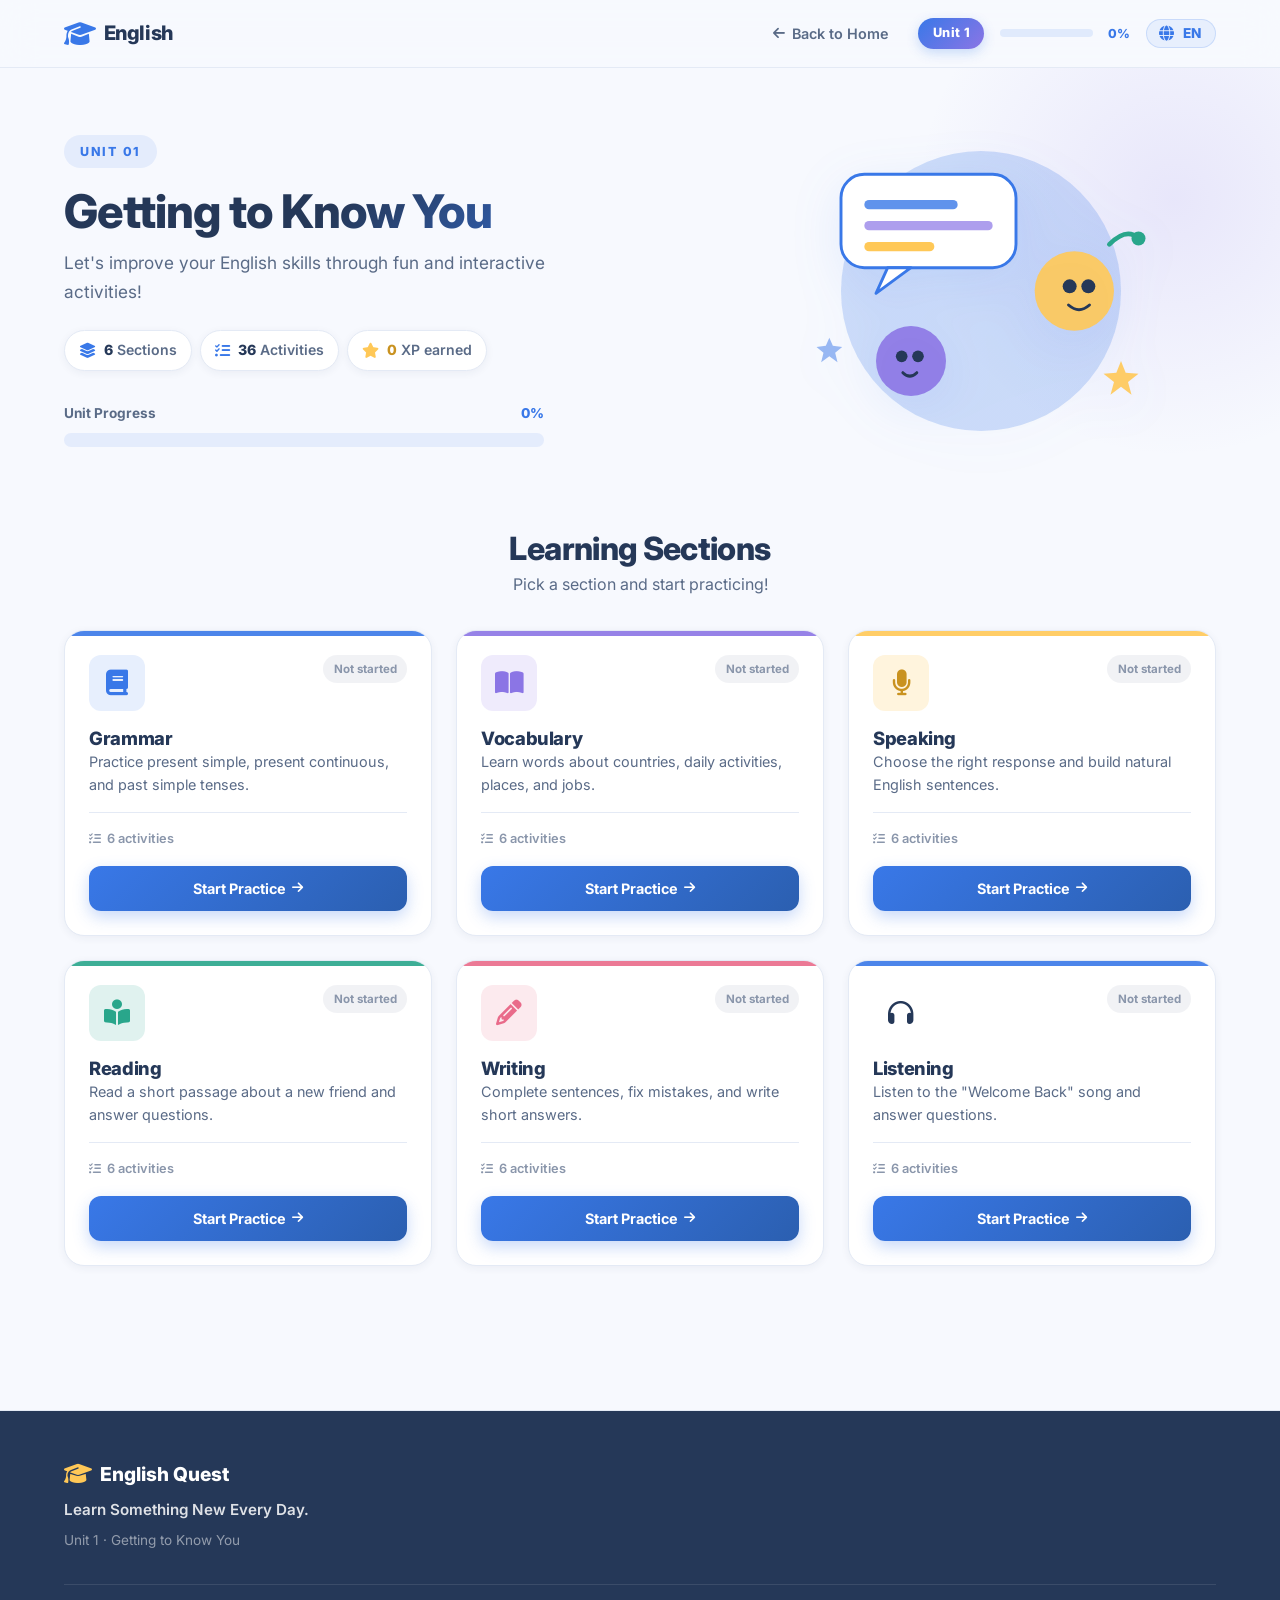
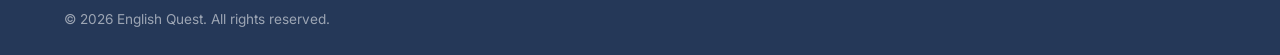
<file: unit-1/unit-1.html>
<!DOCTYPE html>
<html lang="en" dir="ltr">
<head>
  <meta charset="UTF-8">
  <meta name="viewport" content="width=device-width, initial-scale=1.0">
  <title>Unit 1 · Getting to Know You · English Quest</title>

  <link rel="preconnect" href="https://fonts.googleapis.com">
  <link rel="preconnect" href="https://fonts.gstatic.com" crossorigin>
  <link href="https://fonts.googleapis.com/css2?family=Inter:opsz,wght@14..32,400;14..32,500;14..32,600;14..32,700;14..32,800&family=Cairo:wght@400;500;600;700;800&display=swap" rel="stylesheet">

  <link rel="stylesheet"
        href="https://cdnjs.cloudflare.com/ajax/libs/font-awesome/6.5.1/css/all.min.css"
        integrity="sha512-DTOQO9RWCH3ppGqcWaEA1BIZOC6xxalwEsw9c2QQeAIftl+Vegovlnee1c9QX4TctnWMn13TZye+giMm8e2LwA=="
        crossorigin="anonymous"
        referrerpolicy="no-referrer">

  <link rel="stylesheet" href="../css/style.css">
  <link rel="stylesheet" href="../css/unit-practice.css">
</head>
<body class="unit-page">

  <header class="navbar unit-navbar">
    <div class="container nav-container">
      <a href="../index.html" class="logo" aria-label="English Quest home">
        <i class="fa-solid fa-graduation-cap logo-icon"></i>
        <span class="logo-text">English</span>
      </a>

      <div class="unit-nav-right">
        <a href="../index.html" class="back-home-link">
          <i class="fa-solid fa-arrow-left"></i>
          <span id="backHomeLabel">Back to Home</span>
        </a>

        <span class="unit-label-badge" id="unitLabelBadge">Unit 1</span>

        <div class="nav-progress" aria-label="Unit progress">
          <div class="nav-progress-track">
            <div class="nav-progress-fill" id="navProgressFill" style="width: 0%"></div>
          </div>
          <span class="nav-progress-text" id="navProgressText">0%</span>
        </div>

        <button class="lang-switcher" id="langSwitcher" aria-label="Switch language" type="button">
          <i class="fa-solid fa-globe lang-icon"></i>
          <span class="lang-current" id="langCurrent">EN</span>
        </button>
      </div>
    </div>
  </header>

  <main class="unit-main">
    <section class="unit-hero">
      <div class="container unit-hero-container">
        <div class="unit-hero-content">
          <span class="unit-eyebrow" id="heroEyebrow">UNIT 01</span>
          <h1 class="unit-hero-title" id="heroTitle">Getting to Know You</h1>
          <p class="unit-hero-desc" id="heroDesc">
            Let's improve your English skills through fun and interactive activities!
          </p>

          <div class="unit-hero-meta">
            <div class="meta-chip">
              <i class="fa-solid fa-layer-group"></i>
              <span><strong>6</strong> <span id="heroSectionsLabel">Sections</span></span>
            </div>
            <div class="meta-chip">
              <i class="fa-solid fa-list-check"></i>
              <span><strong>36</strong> <span id="heroActivitiesLabel">Activities</span></span>
            </div>
            <div class="meta-chip meta-xp">
              <i class="fa-solid fa-star"></i>
              <span><strong id="heroXp">0</strong> <span id="heroXpLabel">XP earned</span></span>
            </div>
          </div>

          <div class="unit-progress-block">
            <div class="unit-progress-label">
              <span id="heroProgressLabel">Unit Progress</span>
              <span id="unitProgressPercent">0%</span>
            </div>
            <div class="progress-track progress-track-large">
              <div class="progress-fill" id="unitProgressFill" style="width: 0%"></div>
            </div>
          </div>
        </div>

        <div class="unit-hero-illustration" aria-hidden="true">
          <svg viewBox="0 0 360 300" fill="none" xmlns="http://www.w3.org/2000/svg">
            <circle cx="180" cy="150" r="120" fill="url(#unitGradient)" opacity="0.22"/>
            <rect x="60" y="50" width="150" height="80" rx="20" fill="#FFFFFF" stroke="#3978E8" stroke-width="2.5"/>
            <path d="M100 130 L90 152 L120 130 Z" fill="#FFFFFF" stroke="#3978E8" stroke-width="2.5" stroke-linejoin="round"/>
            <rect x="80" y="72" width="80" height="8" rx="4" fill="#3978E8" opacity="0.8"/>
            <rect x="80" y="90" width="110" height="8" rx="4" fill="#8B75E5" opacity="0.7"/>
            <rect x="80" y="108" width="60" height="8" rx="4" fill="#FFC857"/>
            <circle cx="260" cy="150" r="34" fill="#FFC857" opacity="0.9"/>
            <circle cx="256" cy="146" r="6" fill="#253858"/>
            <circle cx="272" cy="146" r="6" fill="#253858"/>
            <path d="M255 162 Q264 170 273 162" stroke="#253858" stroke-width="2.5" stroke-linecap="round" fill="none"/>
            <circle cx="120" cy="210" r="30" fill="#8B75E5" opacity="0.9"/>
            <circle cx="112" cy="206" r="5" fill="#253858"/>
            <circle cx="126" cy="206" r="5" fill="#253858"/>
            <path d="M113 220 Q119 226 125 220" stroke="#253858" stroke-width="2.5" stroke-linecap="round" fill="none"/>
            <path d="M290 110 Q305 95 315 105" stroke="#29A68B" stroke-width="4" stroke-linecap="round" fill="none"/>
            <circle cx="315" cy="105" r="6" fill="#29A68B"/>
            <path d="M300 210 L304 220 L315 221 L306 228 L309 239 L300 232 L291 239 L294 228 L285 221 L296 220 Z" fill="#FFC857" opacity="0.9"/>
            <path d="M50 190 L53 197 L61 198 L55 203 L57 211 L50 206 L43 211 L45 203 L39 198 L47 197 Z" fill="#3978E8" opacity="0.5"/>
            <defs>
              <linearGradient id="unitGradient" x1="0" y1="0" x2="360" y2="300">
                <stop offset="0%" stop-color="#3978E8"/>
                <stop offset="100%" stop-color="#8B75E5"/>
              </linearGradient>
            </defs>
          </svg>
        </div>
      </div>
    </section>

    <section class="sections-section">
      <div class="container">
        <div class="sections-header">
          <h2 class="sections-title" id="sectionsTitle">Learning Sections</h2>
          <p class="sections-subtitle" id="sectionsSubtitle">Pick a section and start practicing!</p>
        </div>

        <div class="sections-grid" id="sectionsGrid"></div>
      </div>
    </section>
  </main>

  <footer class="footer unit-footer">
    <div class="container footer-container">
      <div class="footer-brand">
        <div class="footer-logo">
          <i class="fa-solid fa-graduation-cap"></i>
          <span>English Quest</span>
        </div>
        <p class="footer-tagline">Learn Something New Every Day.</p>
        <p class="footer-sub">Unit 1 · Getting to Know You</p>
      </div>
      <div class="footer-bottom">
        <p>&copy; 2026 English Quest. All rights reserved.</p>
      </div>
    </div>
  </footer>

  <script src="js/unit-1-translations.js"></script>
  <script>
    document.addEventListener('DOMContentLoaded', function () {
      var LANG_KEY = 'englishQuestLang';
      var UNIT_KEY = 'englishQuestUnit1';

      var lang = 'en';
      try {
        var saved = localStorage.getItem(LANG_KEY);
        if (saved === 'ar') lang = 'ar';
      } catch (e) {}

      var sections = window.UNIT_1_SECTIONS || [];

      var progress = { sections: {}, xp: 0 };
      try {
        var raw = localStorage.getItem(UNIT_KEY);
        if (raw) {
          var parsed = JSON.parse(raw);
          if (parsed && typeof parsed === 'object') {
            progress = {
              sections: parsed.sections || {},
              xp: Number(parsed.xp) || 0
            };
          }
        }
      } catch (e) {}

      function applyLangToDoc() {
        var html = document.documentElement;
        html.setAttribute('lang', lang);
        html.setAttribute('dir', lang === 'ar' ? 'rtl' : 'ltr');
        var cur = document.getElementById('langCurrent');
        if (cur) cur.textContent = lang === 'ar' ? 'AR' : 'EN';
        document.title = lang === 'ar'
          ? 'مهمة الإنجليزية · الوحدة ١'
          : 'Unit 1 · Getting to Know You · English Quest';
      }

      function renderStaticLabels() {
        var backHome = document.getElementById('backHomeLabel');
        if (backHome) backHome.textContent = unit1T('common.nav.backHome', lang);

        var badge = document.getElementById('unitLabelBadge');
        if (badge) badge.textContent = unit1T('common.nav.unitLabel', lang);

        var eyebrow = document.getElementById('heroEyebrow');
        if (eyebrow) eyebrow.textContent = unit1T('hero.eyebrow', lang);

        var title = document.getElementById('heroTitle');
        if (title) title.textContent = unit1T('hero.title', lang);

        var desc = document.getElementById('heroDesc');
        if (desc) desc.textContent = unit1T('hero.desc', lang);

        var secLabel = document.getElementById('heroSectionsLabel');
        if (secLabel) secLabel.textContent = unit1T('hero.sections', lang);

        var actLabel = document.getElementById('heroActivitiesLabel');
        if (actLabel) actLabel.textContent = unit1T('hero.activities', lang);

        var xpLabel = document.getElementById('heroXpLabel');
        if (xpLabel) xpLabel.textContent = unit1T('hero.xpEarned', lang);

        var progLabel = document.getElementById('heroProgressLabel');
        if (progLabel) progLabel.textContent = unit1T('hero.progress', lang);

        var secTitle = document.getElementById('sectionsTitle');
        if (secTitle) secTitle.textContent = unit1T('hero.sectionsTitle', lang);

        var secSub = document.getElementById('sectionsSubtitle');
        if (secSub) secSub.textContent = unit1T('hero.sectionsSubtitle', lang);
      }

      function renderProgress() {
        var totalPoints = 300;
        var earned = 0;
        Object.keys(progress.sections).forEach(function (id) {
          var s = progress.sections[id];
          if (s && s.completed) earned += Number(s.score) || 0;
        });
        var percent = totalPoints > 0 ? Math.round((earned / totalPoints) * 100) : 0;

        var xpEl = document.getElementById('heroXp');
        if (xpEl) xpEl.textContent = String(progress.xp || 0);

        var pct = document.getElementById('unitProgressPercent');
        if (pct) pct.textContent = percent + '%';

        var fill = document.getElementById('unitProgressFill');
        if (fill) fill.style.width = percent + '%';

        var nFill = document.getElementById('navProgressFill');
        if (nFill) nFill.style.width = percent + '%';

        var nText = document.getElementById('navProgressText');
        if (nText) nText.textContent = percent + '%';
      }

      function renderSectionCards() {
        var grid = document.getElementById('sectionsGrid');
        if (!grid) return;
        grid.innerHTML = '';

        sections.forEach(function (sec) {
          var s = progress.sections[sec.id] || { completed: false, score: 0, total: 60, correct: 0 };

          var card = document.createElement('div');
          card.className = 'section-card' + (s.completed ? ' is-complete' : '');
          card.setAttribute('data-section', sec.id);

          var statusClass = 'status-new';
          var statusIcon = '';
          var statusLabel = unit1T('common.status.new', lang);
          if (s.completed) {
            statusClass = 'status-done';
            statusIcon = '<i class="fa-solid fa-check"></i>';
            statusLabel = unit1T('common.status.done', lang);
          } else if (s.correct > 0) {
            statusClass = 'status-progress';
            statusLabel = unit1T('common.status.progress', lang);
          }

          var name = unit1T(sec.id + '.name', lang);
          var desc = unit1T(sec.id + '.desc', lang);
          var startLabel = s.completed
            ? unit1T('common.start.retake', lang)
            : unit1T('common.start.practice', lang);
          var activitiesLabel = unit1T('common.section.activities', lang);
          var scoreBadge = s.completed
            ? '<span class="section-score-badge">' + s.score + ' / ' + s.total + '</span>'
            : '';

          card.innerHTML =
            '<div class="section-card-top">' +
              '<div class="section-icon"><i class="fa-solid ' + sec.icon + '"></i></div>' +
              '<span class="section-status ' + statusClass + '">' + statusIcon + statusLabel + '</span>' +
            '</div>' +
            '<div>' +
              '<h3 class="section-name">' + name + '</h3>' +
              '<p class="section-desc">' + desc + '</p>' +
            '</div>' +
            '<div class="section-meta">' +
              '<span class="section-activity-count"><i class="fa-solid fa-list-check"></i> 6 ' + activitiesLabel + '</span>' +
              scoreBadge +
            '</div>' +
            '<a href="' + sec.id + '-practice.html" class="section-start-btn">' +
              startLabel + ' <i class="fa-solid fa-arrow-right"></i>' +
            '</a>';

          grid.appendChild(card);
        });
      }

      function renderAll() {
        applyLangToDoc();
        renderStaticLabels();
        renderProgress();
        renderSectionCards();
      }

      renderAll();

      var switcher = document.getElementById('langSwitcher');
      if (switcher) {
        switcher.addEventListener('click', function (e) {
          e.preventDefault();
          lang = lang === 'en' ? 'ar' : 'en';
          try {
            localStorage.setItem(LANG_KEY, lang);
          } catch (err) {}
          renderAll();
        });
      }
    });
  </script>
</body>
</html>
</file>
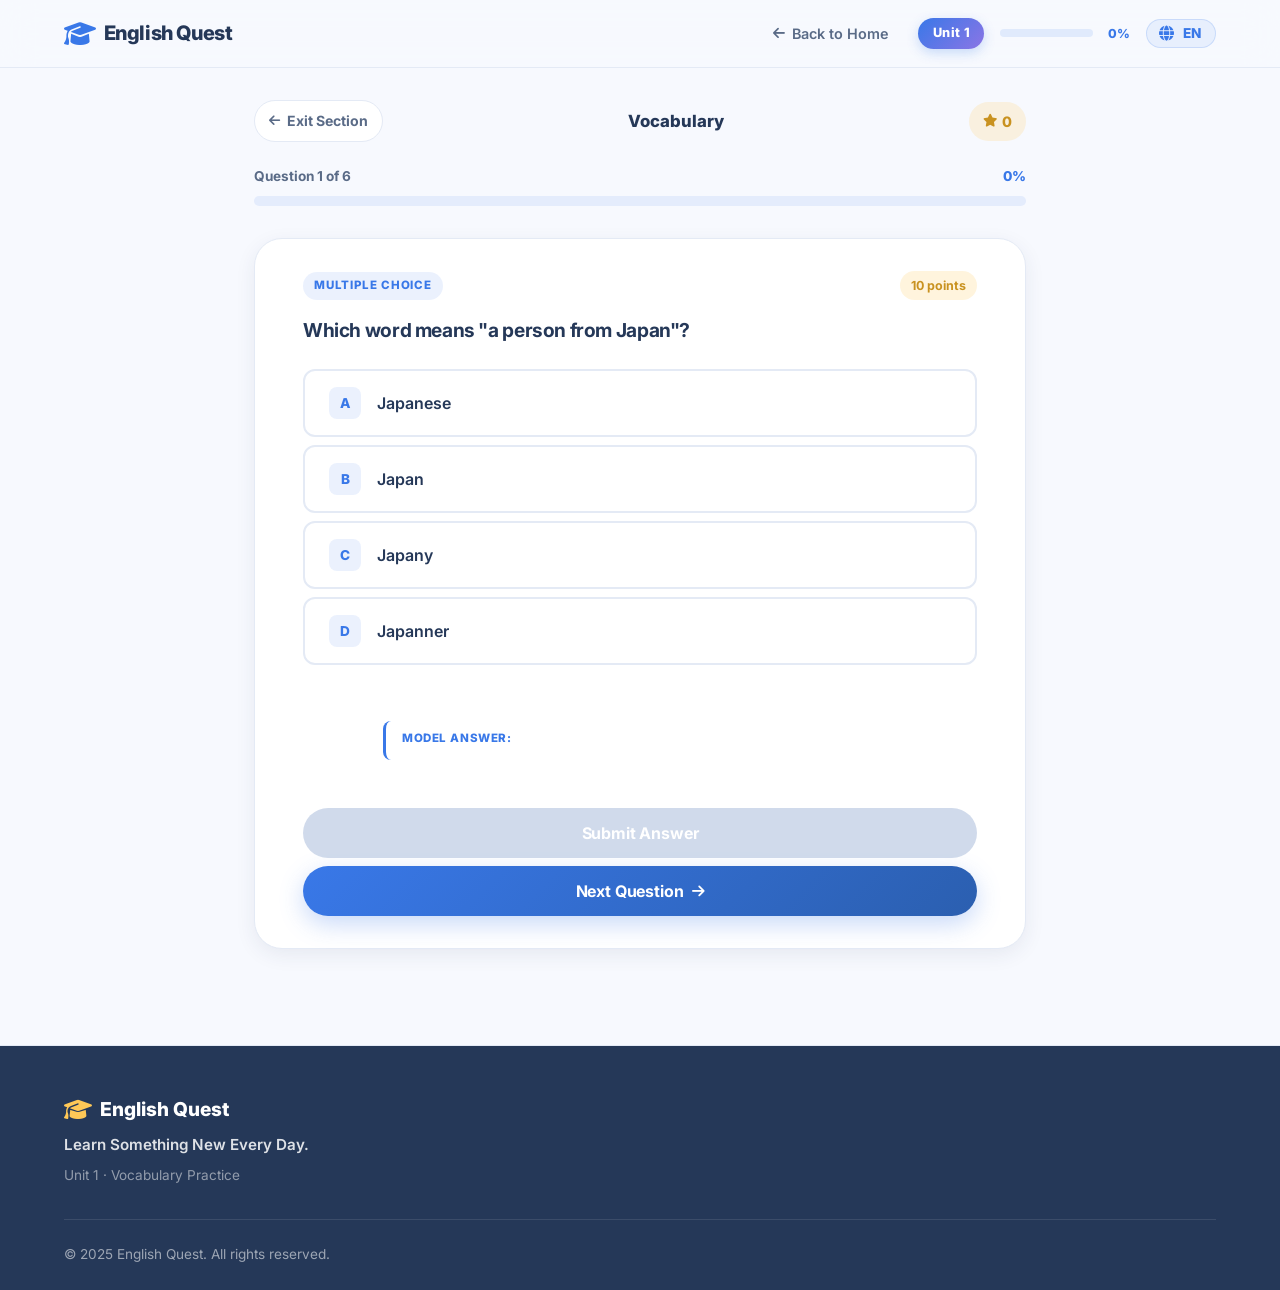
<file: unit-1/vocabulary-practice.html>
<!DOCTYPE html>
<html lang="en" dir="ltr">
<head>
  <meta charset="UTF-8">
  <meta name="viewport" content="width=device-width, initial-scale=1.0">
  <title>Vocabulary Practice · Unit 1 · English Quest</title>

  <link rel="preconnect" href="https://fonts.googleapis.com">
  <link rel="preconnect" href="https://fonts.gstatic.com" crossorigin>
  <link href="https://fonts.googleapis.com/css2?family=Inter:opsz,wght@14..32,400;14..32,500;14..32,600;14..32,700;14..32,800&family=Cairo:wght@400;500;600;700;800&display=swap" rel="stylesheet">

  <link rel="stylesheet"
        href="https://cdnjs.cloudflare.com/ajax/libs/font-awesome/6.5.1/css/all.min.css"
        integrity="sha512-DTOQO9RWCH3ppGqcWaEA1BIZOC6xxalwEsw9c2QQeAIftl+Vegovlnee1c9QX4TctnWMn13TZye+giMm8e2LwA=="
        crossorigin="anonymous"
        referrerpolicy="no-referrer">

  <link rel="stylesheet" href="../css/style.css">
  <link rel="stylesheet" href="../css/unit-practice.css">
</head>
<body class="unit-page">

  <header class="navbar unit-navbar">
    <div class="container nav-container">
      <a href="../index.html" class="logo" aria-label="English Quest home">
        <i class="fa-solid fa-graduation-cap logo-icon"></i>
        <span class="logo-text">English Quest</span>
      </a>

      <div class="unit-nav-right">
        <a href="unit-1.html" class="back-home-link">
          <i class="fa-solid fa-arrow-left"></i>
          <span id="backHomeLabel">Back to Unit</span>
        </a>

        <span class="unit-label-badge" id="unitLabelBadge">Unit 1</span>

        <div class="nav-progress" aria-label="Unit progress">
          <div class="nav-progress-track">
            <div class="nav-progress-fill" id="navProgressFill" style="width: 0%"></div>
          </div>
          <span class="nav-progress-text" id="navProgressText">0%</span>
        </div>

        <button class="lang-switcher" id="langSwitcher" aria-label="Switch language" type="button">
          <i class="fa-solid fa-globe lang-icon"></i>
          <span class="lang-current" id="langCurrent">EN</span>
        </button>
      </div>
    </div>
  </header>

  <main class="unit-main">
    <div id="exerciseView" class="unit-view">
      <div class="container exercise-container">

        <div class="exercise-topbar">
          <a href="unit-1.html" class="btn-ghost" id="exitSectionBtn">
            <i class="fa-solid fa-arrow-left"></i>
            <span id="exitLabel">Exit Section</span>
          </a>
          <div class="exercise-section-name" id="exerciseSectionName">Vocabulary</div>
          <div class="exercise-score-pill">
            <i class="fa-solid fa-star"></i>
            <span id="exerciseScore">0</span>
          </div>
        </div>

        <div class="exercise-progress">
          <div class="exercise-progress-label">
            <span id="questionCounter">Question 1 of 6</span>
            <span id="questionProgressPercent">0%</span>
          </div>
          <div class="progress-track">
            <div class="progress-fill" id="questionProgressFill" style="width: 0%"></div>
          </div>
        </div>

        <div class="question-card" id="questionCard">
          <div class="question-header">
            <span class="question-type-tag" id="questionTypeTag">Multiple Choice</span>
            <span class="question-points" id="questionPoints">10 points</span>
          </div>

          <h3 class="question-text" id="questionText">Question text goes here</h3>

          <div class="question-options" id="questionOptions"></div>

          <div class="question-input-area" id="questionInputArea" hidden>
            <textarea id="freeTextInput" class="free-text-input" rows="2" placeholder="Type your answer here..." aria-label="Your answer"></textarea>
          </div>

          <div class="question-feedback" id="questionFeedback" hidden>
            <div class="feedback-icon" id="feedbackIcon"></div>
            <div class="feedback-content">
              <p class="feedback-verdict" id="feedbackVerdict"></p>
              <p class="feedback-explanation" id="feedbackExplanation"></p>
              <div class="feedback-model" id="feedbackModel" hidden>
                <span class="model-label" id="modelAnswerLabel">Model answer:</span>
                <span class="model-text" id="feedbackModelText"></span>
              </div>
            </div>
          </div>

          <div class="question-actions">
            <button class="btn btn-primary btn-submit" id="submitAnswerBtn" type="button" disabled>
              <span id="submitLabel">Submit Answer</span>
            </button>
            <button class="btn btn-primary btn-next" id="nextQuestionBtn" type="button" hidden>
              <span id="nextLabel">Next Question</span>
              <i class="fa-solid fa-arrow-right"></i>
            </button>
          </div>
        </div>
      </div>
    </div>

    <div id="completionView" class="unit-view" hidden>
      <div class="container completion-container">
        <div class="completion-card">
          <div class="completion-confetti" aria-hidden="true">
            <span></span><span></span><span></span><span></span><span></span>
            <span></span><span></span><span></span><span></span><span></span>
          </div>

          <div class="completion-icon">
            <i class="fa-solid fa-trophy"></i>
          </div>

          <h2 class="completion-title" id="completionTitle">Great Job!</h2>
          <p class="completion-subtitle" id="completionSubtitle">You completed Vocabulary!</p>

          <div class="completion-score">
            <span class="completion-score-label" id="completionScoreLabel">Your Score</span>
            <span class="completion-score-value" id="completionScoreValue">0 / 60</span>
          </div>

          <div class="completion-stats">
            <div class="completion-stat completion-stat-correct">
              <i class="fa-solid fa-check"></i>
              <span><strong id="completionCorrect">0</strong> <span id="completionCorrectLabel">Correct</span></span>
            </div>
            <div class="completion-stat completion-stat-incorrect">
              <i class="fa-solid fa-xmark"></i>
              <span><strong id="completionIncorrect">0</strong> <span id="completionIncorrectLabel">Incorrect</span></span>
            </div>
          </div>

          <div class="completion-actions">
            <button class="btn btn-secondary btn-retry" id="retrySectionBtn" type="button">
              <i class="fa-solid fa-rotate-right"></i>
              <span id="retryLabel">Retry Section</span>
            </button>
            <a href="unit-1.html" class="btn btn-primary btn-back-unit" id="backToUnitBtn">
              <i class="fa-solid fa-house"></i>
              <span id="backToUnitLabel">Back to Unit</span>
            </a>
          </div>
        </div>
      </div>
    </div>
  </main>

  <footer class="footer unit-footer">
    <div class="container footer-container">
      <div class="footer-brand">
        <div class="footer-logo">
          <i class="fa-solid fa-graduation-cap"></i>
          <span>English Quest</span>
        </div>
        <p class="footer-tagline">Learn Something New Every Day.</p>
        <p class="footer-sub">Unit 1 · Vocabulary Practice</p>
      </div>
      <div class="footer-bottom">
        <p>&copy; 2025 English Quest. All rights reserved.</p>
      </div>
    </div>
  </footer>

  <script src="js/unit-1-translations.js"></script>
  <script>
    document.addEventListener('DOMContentLoaded', function () {
      var SECTION_ID = 'vocabulary';
      var UNIT_KEY = 'englishQuestUnit1';
      var LANG_KEY = 'englishQuestLang';
      var POINTS = 10;
      var TOTAL_POINTS = 300;

      var lang = 'en';
      try {
        var saved = localStorage.getItem(LANG_KEY);
        if (saved === 'ar') lang = 'ar';
      } catch (e) {}

      var questions = buildQuestions();
      var state = {
        index: 0,
        selected: null,
        text: '',
        answered: false,
        correctCount: 0,
        score: 0
      };

      var dom = {
        exerciseView: document.getElementById('exerciseView'),
        completionView: document.getElementById('completionView'),
        sectionName: document.getElementById('exerciseSectionName'),
        scorePill: document.getElementById('exerciseScore'),
        counter: document.getElementById('questionCounter'),
        progressPercent: document.getElementById('questionProgressPercent'),
        progressFill: document.getElementById('questionProgressFill'),
        typeTag: document.getElementById('questionTypeTag'),
        points: document.getElementById('questionPoints'),
        qText: document.getElementById('questionText'),
        options: document.getElementById('questionOptions'),
        inputArea: document.getElementById('questionInputArea'),
        freeInput: document.getElementById('freeTextInput'),
        feedback: document.getElementById('questionFeedback'),
        feedbackIcon: document.getElementById('feedbackIcon'),
        feedbackVerdict: document.getElementById('feedbackVerdict'),
        feedbackExplanation: document.getElementById('feedbackExplanation'),
        feedbackModel: document.getElementById('feedbackModel'),
        feedbackModelText: document.getElementById('feedbackModelText'),
        modelAnswerLabel: document.getElementById('modelAnswerLabel'),
        submitBtn: document.getElementById('submitAnswerBtn'),
        submitLabel: document.getElementById('submitLabel'),
        nextBtn: document.getElementById('nextQuestionBtn'),
        nextLabel: document.getElementById('nextLabel'),
        exitLabel: document.getElementById('exitLabel'),
        backHomeLabel: document.getElementById('backHomeLabel'),
        unitLabelBadge: document.getElementById('unitLabelBadge'),
        langSwitcher: document.getElementById('langSwitcher'),
        langCurrent: document.getElementById('langCurrent'),
        navFill: document.getElementById('navProgressFill'),
        navText: document.getElementById('navProgressText'),
        completionTitle: document.getElementById('completionTitle'),
        completionSubtitle: document.getElementById('completionSubtitle'),
        completionScoreLabel: document.getElementById('completionScoreLabel'),
        completionScoreValue: document.getElementById('completionScoreValue'),
        completionCorrect: document.getElementById('completionCorrect'),
        completionIncorrect: document.getElementById('completionIncorrect'),
        completionCorrectLabel: document.getElementById('completionCorrectLabel'),
        completionIncorrectLabel: document.getElementById('completionIncorrectLabel'),
        retryBtn: document.getElementById('retrySectionBtn'),
        retryLabel: document.getElementById('retryLabel'),
        backToUnitLabel: document.getElementById('backToUnitLabel')
      };

      function buildQuestions() {
        var list = [];
        var section = window.UNIT_1_TRANSLATIONS[SECTION_ID];
        for (var i = 1; i <= 6; i++) {
          var q = section['q' + i];
          if (!q) continue;
          var type = 'multipleChoice';
          if (q.acceptedAnswers) type = 'shortAnswer';
          else if (q.options && q.options.en && q.correct && q.options.en.indexOf(q.correct.en) === -1) type = 'ordering';
          list.push({
            number: i,
            type: type,
            text: q.text,
            options: q.options,
            correct: q.correct,
            explanation: q.explanation,
            acceptedAnswers: q.acceptedAnswers,
            modelAnswer: q.modelAnswer,
            points: POINTS
          });
        }
        return list;
      }

      function typeLabel(type) {
        if (type === 'shortAnswer') return unit1T('common.type.shortAnswer', lang);
        if (type === 'ordering') return unit1T('common.type.ordering', lang);
        if (type === 'fillBlank') return unit1T('common.type.fillBlank', lang);
        return unit1T('common.type.multipleChoice', lang);
      }

      function normalize(str) {
        if (typeof str !== 'string') return '';
        return str.toLowerCase()
          .replace(/[\u2018\u2019']/g, "'")
          .replace(/[\u201C\u201D]/g, '"')
          .replace(/[.,!?;:\u2014\u2013\-]/g, ' ')
          .replace(/\s+/g, ' ')
          .trim();
      }

      function escapeHtml(str) {
        if (typeof str !== 'string') return '';
        return str
          .replace(/&/g, '&amp;')
          .replace(/</g, '&lt;')
          .replace(/>/g, '&gt;')
          .replace(/"/g, '&quot;')
          .replace(/'/g, '&#39;');
      }

      function shuffle(arr) {
        var a = arr.slice();
        for (var i = a.length - 1; i > 0; i--) {
          var j = Math.floor(Math.random() * (i + 1));
          var t = a[i]; a[i] = a[j]; a[j] = t;
        }
        return a;
      }

      function loadProgress() {
        try {
          var raw = localStorage.getItem(UNIT_KEY);
          if (!raw) return { sections: {}, xp: 0 };
          var parsed = JSON.parse(raw);
          return { sections: parsed.sections || {}, xp: Number(parsed.xp) || 0 };
        } catch (e) {
          return { sections: {}, xp: 0 };
        }
      }

      function saveProgress(progress) {
        try {
          progress.lastUpdated = Date.now();
          localStorage.setItem(UNIT_KEY, JSON.stringify(progress));
        } catch (e) {}
      }

      function applyLangToDoc() {
        document.documentElement.setAttribute('lang', lang);
        document.documentElement.setAttribute('dir', lang === 'ar' ? 'rtl' : 'ltr');
        if (dom.langCurrent) dom.langCurrent.textContent = lang === 'ar' ? 'AR' : 'EN';
        var sectionName = unit1T(SECTION_ID + '.name', lang);
        document.title = (lang === 'ar' ? 'مهمة الإنجليزية · ' : 'English Quest · ')
          + sectionName + ' · ' + unit1T('common.nav.unitLabel', lang);
      }

      function renderStatic() {
        if (dom.backHomeLabel) dom.backHomeLabel.textContent = unit1T('common.nav.backHome', lang);
        if (dom.unitLabelBadge) dom.unitLabelBadge.textContent = unit1T('common.nav.unitLabel', lang);
        if (dom.sectionName) dom.sectionName.textContent = unit1T(SECTION_ID + '.name', lang);
        if (dom.exitLabel) dom.exitLabel.textContent = unit1T('common.exercise.exit', lang);
        if (dom.modelAnswerLabel) dom.modelAnswerLabel.textContent = unit1T('common.feedback.modelAnswer', lang) + ':';
      }

      function renderProgress() {
        var total = questions.length;
        var current = state.index + 1;
        if (dom.counter) {
          dom.counter.textContent = unit1T('common.exercise.question', lang) + ' ' + current + ' ' + unit1T('common.exercise.of', lang) + ' ' + total;
        }
        var pct = Math.round(((current - 1) / total) * 100);
        if (dom.progressFill) dom.progressFill.style.width = pct + '%';
        if (dom.progressPercent) dom.progressPercent.textContent = pct + '%';

        var progress = loadProgress();
        var earned = 0;
        Object.keys(progress.sections).forEach(function (id) {
          var s = progress.sections[id];
          if (s && s.completed) earned += Number(s.score) || 0;
        });
        var unitPct = TOTAL_POINTS > 0 ? Math.round((earned / TOTAL_POINTS) * 100) : 0;
        if (dom.navFill) dom.navFill.style.width = unitPct + '%';
        if (dom.navText) dom.navText.textContent = unitPct + '%';
      }

      function resetFeedback() {
        if (!dom.feedback) return;
        dom.feedback.hidden = true;
        dom.feedback.classList.remove('feedback-correct', 'feedback-incorrect');
        if (dom.feedbackVerdict) dom.feedbackVerdict.textContent = '';
        if (dom.feedbackExplanation) dom.feedbackExplanation.textContent = '';
        if (dom.feedbackModel) dom.feedbackModel.hidden = true;
        if (dom.feedbackModelText) dom.feedbackModelText.textContent = '';
        if (dom.feedbackIcon) dom.feedbackIcon.innerHTML = '';
      }

      function renderQuestion() {
        var q = questions[state.index];
        if (!q) return;

        state.selected = null;
        state.text = '';
        state.answered = false;

        renderProgress();
        resetFeedback();

        if (dom.typeTag) dom.typeTag.textContent = typeLabel(q.type);
        if (dom.points) dom.points.textContent = q.points + ' ' + unit1T(q.points === 1 ? 'common.exercise.point' : 'common.exercise.points', lang);
        if (dom.qText) dom.qText.textContent = q.text[lang] || q.text.en;

        if (dom.submitBtn) {
          dom.submitBtn.disabled = true;
          dom.submitBtn.hidden = false;
        }
        if (dom.submitLabel) dom.submitLabel.textContent = unit1T('common.action.submit', lang);

        if (dom.nextBtn) {
          dom.nextBtn.hidden = true;
          var isLast = state.index === questions.length - 1;
          if (dom.nextLabel) {
            dom.nextLabel.textContent = isLast
              ? unit1T('common.action.finish', lang)
              : unit1T('common.action.next', lang);
          }
        }

        if (q.options && q.options.en && q.options.en.length) {
          if (dom.inputArea) dom.inputArea.hidden = true;
          renderOptions(q);
        } else {
          if (dom.options) dom.options.innerHTML = '';
          renderInput(q);
        }
      }

      function renderOptions(q) {
        if (!dom.options) return;
        dom.options.innerHTML = '';
        var opts = q.type === 'ordering' ? shuffle(q.options[lang] || q.options.en) : (q.options[lang] || q.options.en);
        var letters = ['A', 'B', 'C', 'D', 'E', 'F'];
        opts.forEach(function (opt, i) {
          var btn = document.createElement('button');
          btn.type = 'button';
          btn.className = 'option-btn';
          btn.setAttribute('data-option', opt);
          btn.innerHTML = '<span class="option-marker">' + (letters[i] || (i + 1)) + '</span><span class="option-text">' + escapeHtml(opt) + '</span>';
          btn.addEventListener('click', function () { selectOption(btn, opt); });
          dom.options.appendChild(btn);
        });
      }

      function selectOption(btn, value) {
        if (state.answered) return;
        var all = dom.options.querySelectorAll('.option-btn');
        for (var i = 0; i < all.length; i++) all[i].classList.remove('selected');
        btn.classList.add('selected');
        state.selected = value;
        if (dom.submitBtn) dom.submitBtn.disabled = false;

        if (dom.feedback && !dom.feedback.hidden && dom.feedback.classList.contains('feedback-incorrect')) {
          var verdict = dom.feedbackVerdict ? dom.feedbackVerdict.textContent : '';
          var promptOption = lang === 'ar' ? 'يرجى اختيار إجابة أولاً.' : 'Please choose an answer first.';
          var promptText = lang === 'ar' ? 'يرجى كتابة إجابة أولاً.' : 'Please type an answer first.';
          if (verdict === promptOption || verdict === promptText) {
            resetFeedback();
          }
        }
      }

      function renderInput(q) {
        if (!dom.inputArea || !dom.freeInput) return;
        dom.inputArea.hidden = false;
        dom.freeInput.value = '';
        dom.freeInput.disabled = false;
        dom.freeInput.rows = q.type === 'shortAnswer' ? 2 : 3;
        dom.freeInput.placeholder = lang === 'ar' ? 'اكتب إجابتك هنا...' : 'Type your answer here...';
        dom.freeInput.oninput = function () {
          state.text = dom.freeInput.value.trim();
          if (dom.submitBtn) dom.submitBtn.disabled = state.text.length === 0;

          if (state.text.length > 0 && dom.feedback && !dom.feedback.hidden) {
            if (dom.feedback.classList.contains('feedback-incorrect')) {
              var verdict = dom.feedbackVerdict ? dom.feedbackVerdict.textContent : '';
              var promptOption = lang === 'ar' ? 'يرجى اختيار إجابة أولاً.' : 'Please choose an answer first.';
              var promptText = lang === 'ar' ? 'يرجى كتابة إجابة أولاً.' : 'Please type an answer first.';
              if (verdict === promptOption || verdict === promptText) {
                resetFeedback();
              }
            }
          }
        };
      }

      function lockInput() {
        if (dom.freeInput) dom.freeInput.disabled = true;
        if (dom.options) {
          var all = dom.options.querySelectorAll('.option-btn');
          for (var i = 0; i < all.length; i++) all[i].disabled = true;
        }
      }

      function highlightOptions(q, picked) {
        if (!dom.options) return;
        var expected = normalize(q.correct[lang] || q.correct.en);
        var chosen = normalize(picked);
        var all = dom.options.querySelectorAll('.option-btn');
        for (var i = 0; i < all.length; i++) {
          var btn = all[i];
          var val = normalize(btn.getAttribute('data-option'));
          btn.classList.remove('selected');
          if (val === expected) btn.classList.add('correct');
          else if (val === chosen) btn.classList.add('incorrect');
          else btn.classList.add('dimmed');
        }
      }

      function evaluate(q) {
        if (q.options && q.options.en && q.options.en.length) {
          return { correct: normalize(state.selected) === normalize(q.correct[lang] || q.correct.en), userAnswer: state.selected };
        }
        if (q.acceptedAnswers && q.acceptedAnswers.en) {
          var user = normalize(state.text);
          if (!user) return { correct: false, userAnswer: state.text };
          var list = q.acceptedAnswers[lang] || q.acceptedAnswers.en;
          var ok = list.some(function (a) { return user.indexOf(normalize(a)) !== -1; });
          if (!ok) {
            var words = state.text.trim().split(/\s+/).filter(Boolean).length;
            if (q.type === 'shortAnswer' && words >= 3) ok = true;
          }
          return { correct: ok, userAnswer: state.text };
        }
        return { correct: false, userAnswer: state.text };
      }

      function showEmptyPrompt(q, kind) {
        if (!dom.feedback) return;
        dom.feedback.hidden = false;
        dom.feedback.classList.remove('feedback-correct');
        dom.feedback.classList.add('feedback-incorrect');
        if (dom.feedbackIcon) {
          dom.feedbackIcon.innerHTML = '<i class="fa-solid fa-circle-exclamation"></i>';
        }
        if (dom.feedbackVerdict) {
          dom.feedbackVerdict.textContent = kind === 'text'
            ? (lang === 'ar' ? 'يرجى كتابة إجابة أولاً.' : 'Please type an answer first.')
            : (lang === 'ar' ? 'يرجى اختيار إجابة أولاً.' : 'Please choose an answer first.');
        }
        if (dom.feedbackExplanation) {
          dom.feedbackExplanation.textContent = lang === 'ar'
            ? 'لا يمكنك المتابعة دون تقديم إجابة.'
            : 'You cannot continue without submitting an answer.';
        }
        if (dom.feedbackModel) dom.feedbackModel.hidden = true;
      }

      function showFeedback(result, q) {
        if (!dom.feedback) return;
        dom.feedback.hidden = false;
        dom.feedback.classList.remove('feedback-correct', 'feedback-incorrect');
        if (result.correct) {
          dom.feedback.classList.add('feedback-correct');
          if (dom.feedbackIcon) dom.feedbackIcon.innerHTML = '<i class="fa-solid fa-check"></i>';
          if (dom.feedbackVerdict) dom.feedbackVerdict.textContent = unit1T('common.feedback.correct', lang);
        } else {
          dom.feedback.classList.add('feedback-incorrect');
          if (dom.feedbackIcon) dom.feedbackIcon.innerHTML = '<i class="fa-solid fa-xmark"></i>';
          if (dom.feedbackVerdict) dom.feedbackVerdict.textContent = unit1T('common.feedback.incorrect', lang);
        }
        if (dom.feedbackExplanation) dom.feedbackExplanation.textContent = q.explanation[lang] || q.explanation.en;
        var showModel = q.modelAnswer && (!result.correct || !q.options);
        if (dom.feedbackModel && dom.feedbackModelText) {
          if (showModel) {
            dom.feedbackModel.hidden = false;
            if (dom.modelAnswerLabel) dom.modelAnswerLabel.textContent = unit1T('common.feedback.modelAnswer', lang) + ':';
            dom.feedbackModelText.textContent = q.modelAnswer[lang] || q.modelAnswer.en;
          } else {
            dom.feedbackModel.hidden = true;
          }
        }
      }

      function submit() {
        if (state.answered) return;
        var q = questions[state.index];
        if (!q) return;

        var hasOptions = q.options && q.options.en && q.options.en.length;
        var hasText = state.text.trim().length > 0;

        if (hasOptions && !state.selected) {
          showEmptyPrompt(q, 'option');
          return;
        }
        if (!hasOptions && !hasText) {
          showEmptyPrompt(q, 'text');
          return;
        }

        var result = evaluate(q);
        state.answered = true;
        if (result.correct) {
          state.correctCount += 1;
          state.score += q.points;
          if (dom.scorePill) dom.scorePill.textContent = String(state.score);
        }
        if (hasOptions) highlightOptions(q, state.selected);
        lockInput();
        showFeedback(result, q);

        if (dom.submitBtn) dom.submitBtn.hidden = true;
        if (dom.nextBtn) {
          dom.nextBtn.hidden = false;
          var isLast = state.index === questions.length - 1;
          if (dom.nextLabel) {
            dom.nextLabel.textContent = isLast
              ? unit1T('common.action.finish', lang)
              : unit1T('common.action.next', lang);
          }
          dom.nextBtn.focus();
        }
      }

      function next() {
        if (!state.answered) return;
        var isLast = state.index === questions.length - 1;
        if (isLast) { finish(); return; }
        state.index += 1;
        renderQuestion();
        window.scrollTo({ top: 0, behavior: 'smooth' });
      }

      function finish() {
        var totalPoints = questions.reduce(function (s, q) { return s + q.points; }, 0);
        var progress = loadProgress();
        progress.sections[SECTION_ID] = {
          completed: true,
          score: state.score,
          total: totalPoints,
          correct: state.correctCount
        };
        progress.xp = Object.keys(progress.sections).reduce(function (sum, id) {
          var s = progress.sections[id];
          return sum + (s && s.completed ? s.score : 0);
        }, 0);
        saveProgress(progress);
        renderCompletion();
      }

      function renderCompletion() {
        var totalPoints = questions.reduce(function (s, q) { return s + q.points; }, 0);
        var sectionName = unit1T(SECTION_ID + '.name', lang);

        if (dom.completionTitle) dom.completionTitle.textContent = unit1T('common.completion.title', lang);
        if (dom.completionSubtitle) {
          var subtitle = unit1T('common.completion.subtitle', lang);
          dom.completionSubtitle.textContent = subtitle.replace('{section}', sectionName);
        }
        if (dom.completionScoreLabel) dom.completionScoreLabel.textContent = unit1T('common.completion.scoreLabel', lang);
        if (dom.completionScoreValue) dom.completionScoreValue.textContent = state.score + ' / ' + totalPoints;
        if (dom.completionCorrect) dom.completionCorrect.textContent = String(state.correctCount);
        if (dom.completionIncorrect) dom.completionIncorrect.textContent = String(questions.length - state.correctCount);
        if (dom.completionCorrectLabel) dom.completionCorrectLabel.textContent = unit1T('common.completion.correct', lang);
        if (dom.completionIncorrectLabel) dom.completionIncorrectLabel.textContent = unit1T('common.completion.incorrect', lang);
        if (dom.retryLabel) dom.retryLabel.textContent = unit1T('common.action.retry', lang);
        if (dom.backToUnitLabel) dom.backToUnitLabel.textContent = unit1T('common.action.backToUnit', lang);

        if (dom.exerciseView) dom.exerciseView.hidden = true;
        if (dom.completionView) dom.completionView.hidden = false;
        window.scrollTo({ top: 0, behavior: 'smooth' });
      }

      function restart() {
        state.index = 0;
        state.selected = null;
        state.text = '';
        state.answered = false;
        state.correctCount = 0;
        state.score = 0;
        if (dom.scorePill) dom.scorePill.textContent = '0';
        if (dom.completionView) dom.completionView.hidden = true;
        if (dom.exerciseView) dom.exerciseView.hidden = false;
        renderQuestion();
        window.scrollTo({ top: 0, behavior: 'smooth' });
      }

      applyLangToDoc();
      renderStatic();
      renderQuestion();

      if (dom.submitBtn) dom.submitBtn.addEventListener('click', function (e) { e.preventDefault(); submit(); });
      if (dom.nextBtn) dom.nextBtn.addEventListener('click', function (e) { e.preventDefault(); next(); });
      if (dom.retryBtn) dom.retryBtn.addEventListener('click', function (e) { e.preventDefault(); restart(); });

      if (dom.langSwitcher) {
        dom.langSwitcher.addEventListener('click', function (e) {
          e.preventDefault();
          lang = lang === 'en' ? 'ar' : 'en';
          try { localStorage.setItem(LANG_KEY, lang); } catch (err) {}
          applyLangToDoc();
          renderStatic();
          renderProgress();
          renderQuestion();
        });
      }
    });
  </script>
</body>
</html>
</file>
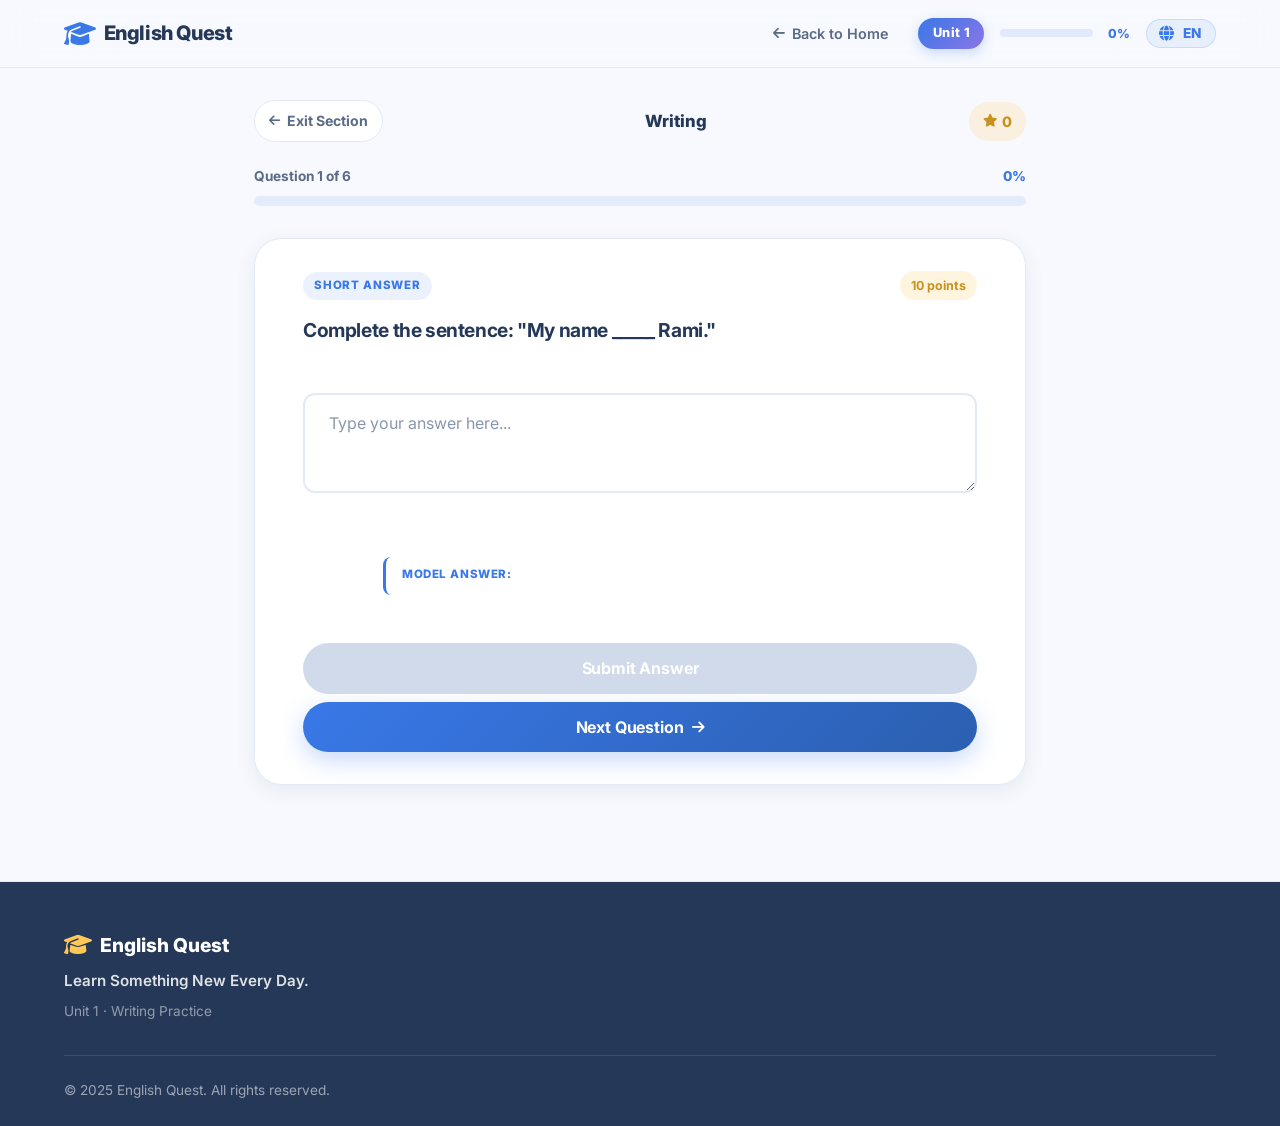
<file: unit-1/writing-practice.html>
<!DOCTYPE html>
<html lang="en" dir="ltr">
<head>
  <meta charset="UTF-8">
  <meta name="viewport" content="width=device-width, initial-scale=1.0">
  <title>Writing Practice · Unit 1 · English Quest</title>

  <link rel="preconnect" href="https://fonts.googleapis.com">
  <link rel="preconnect" href="https://fonts.gstatic.com" crossorigin>
  <link href="https://fonts.googleapis.com/css2?family=Inter:opsz,wght@14..32,400;14..32,500;14..32,600;14..32,700;14..32,800&family=Cairo:wght@400;500;600;700;800&display=swap" rel="stylesheet">

  <link rel="stylesheet"
        href="https://cdnjs.cloudflare.com/ajax/libs/font-awesome/6.5.1/css/all.min.css"
        integrity="sha512-DTOQO9RWCH3ppGqcWaEA1BIZOC6xxalwEsw9c2QQeAIftl+Vegovlnee1c9QX4TctnWMn13TZye+giMm8e2LwA=="
        crossorigin="anonymous"
        referrerpolicy="no-referrer">

  <link rel="stylesheet" href="../css/style.css">
  <link rel="stylesheet" href="../css/unit-practice.css">
</head>
<body class="unit-page">

  <header class="navbar unit-navbar">
    <div class="container nav-container">
      <a href="../index.html" class="logo" aria-label="English Quest home">
        <i class="fa-solid fa-graduation-cap logo-icon"></i>
        <span class="logo-text">English Quest</span>
      </a>

      <div class="unit-nav-right">
        <a href="unit-1.html" class="back-home-link">
          <i class="fa-solid fa-arrow-left"></i>
          <span id="backHomeLabel">Back to Unit</span>
        </a>

        <span class="unit-label-badge" id="unitLabelBadge">Unit 1</span>

        <div class="nav-progress" aria-label="Unit progress">
          <div class="nav-progress-track">
            <div class="nav-progress-fill" id="navProgressFill" style="width: 0%"></div>
          </div>
          <span class="nav-progress-text" id="navProgressText">0%</span>
        </div>

        <button class="lang-switcher" id="langSwitcher" aria-label="Switch language" type="button">
          <i class="fa-solid fa-globe lang-icon"></i>
          <span class="lang-current" id="langCurrent">EN</span>
        </button>
      </div>
    </div>
  </header>

  <main class="unit-main">
    <div id="exerciseView" class="unit-view">
      <div class="container exercise-container">

        <div class="exercise-topbar">
          <a href="unit-1.html" class="btn-ghost" id="exitSectionBtn">
            <i class="fa-solid fa-arrow-left"></i>
            <span id="exitLabel">Exit Section</span>
          </a>
          <div class="exercise-section-name" id="exerciseSectionName">Writing</div>
          <div class="exercise-score-pill">
            <i class="fa-solid fa-star"></i>
            <span id="exerciseScore">0</span>
          </div>
        </div>

        <div class="exercise-progress">
          <div class="exercise-progress-label">
            <span id="questionCounter">Question 1 of 6</span>
            <span id="questionProgressPercent">0%</span>
          </div>
          <div class="progress-track">
            <div class="progress-fill" id="questionProgressFill" style="width: 0%"></div>
          </div>
        </div>

        <div class="question-card" id="questionCard">
          <div class="question-header">
            <span class="question-type-tag" id="questionTypeTag">Complete the Sentence</span>
            <span class="question-points" id="questionPoints">10 points</span>
          </div>

          <h3 class="question-text" id="questionText">Question text goes here</h3>

          <div class="ordering-area" id="orderingArea" hidden>
            <div class="ordering-built" id="orderingBuilt" aria-live="polite"></div>
            <div class="ordering-hint" id="orderingHint"></div>
          </div>

          <div class="question-options" id="questionOptions"></div>

          <div class="question-input-area" id="questionInputArea" hidden>
            <textarea id="freeTextInput" class="free-text-input" rows="2" placeholder="Type your answer here..." aria-label="Your answer"></textarea>
          </div>

          <div class="question-feedback" id="questionFeedback" hidden>
            <div class="feedback-icon" id="feedbackIcon"></div>
            <div class="feedback-content">
              <p class="feedback-verdict" id="feedbackVerdict"></p>
              <p class="feedback-explanation" id="feedbackExplanation"></p>
              <div class="feedback-model" id="feedbackModel" hidden>
                <span class="model-label" id="modelAnswerLabel">Model answer:</span>
                <span class="model-text" id="feedbackModelText"></span>
              </div>
            </div>
          </div>

          <div class="question-actions">
            <button class="btn btn-primary btn-submit" id="submitAnswerBtn" type="button" disabled>
              <span id="submitLabel">Submit Answer</span>
            </button>
            <button class="btn btn-primary btn-next" id="nextQuestionBtn" type="button" hidden>
              <span id="nextLabel">Next Question</span>
              <i class="fa-solid fa-arrow-right"></i>
            </button>
          </div>
        </div>
      </div>
    </div>

    <div id="completionView" class="unit-view" hidden>
      <div class="container completion-container">
        <div class="completion-card">
          <div class="completion-confetti" aria-hidden="true">
            <span></span><span></span><span></span><span></span><span></span>
            <span></span><span></span><span></span><span></span><span></span>
          </div>

          <div class="completion-icon">
            <i class="fa-solid fa-trophy"></i>
          </div>

          <h2 class="completion-title" id="completionTitle">Great Job!</h2>
          <p class="completion-subtitle" id="completionSubtitle">You completed Writing!</p>

          <div class="completion-score">
            <span class="completion-score-label" id="completionScoreLabel">Your Score</span>
            <span class="completion-score-value" id="completionScoreValue">0 / 60</span>
          </div>

          <div class="completion-stats">
            <div class="completion-stat completion-stat-correct">
              <i class="fa-solid fa-check"></i>
              <span><strong id="completionCorrect">0</strong> <span id="completionCorrectLabel">Correct</span></span>
            </div>
            <div class="completion-stat completion-stat-incorrect">
              <i class="fa-solid fa-xmark"></i>
              <span><strong id="completionIncorrect">0</strong> <span id="completionIncorrectLabel">Incorrect</span></span>
            </div>
          </div>

          <div class="completion-actions">
            <button class="btn btn-secondary btn-retry" id="retrySectionBtn" type="button">
              <i class="fa-solid fa-rotate-right"></i>
              <span id="retryLabel">Retry Section</span>
            </button>
            <a href="unit-1.html" class="btn btn-primary btn-back-unit" id="backToUnitBtn">
              <i class="fa-solid fa-house"></i>
              <span id="backToUnitLabel">Back to Unit</span>
            </a>
          </div>
        </div>
      </div>
    </div>
  </main>

  <footer class="footer unit-footer">
    <div class="container footer-container">
      <div class="footer-brand">
        <div class="footer-logo">
          <i class="fa-solid fa-graduation-cap"></i>
          <span>English Quest</span>
        </div>
        <p class="footer-tagline">Learn Something New Every Day.</p>
        <p class="footer-sub">Unit 1 · Writing Practice</p>
      </div>
      <div class="footer-bottom">
        <p>&copy; 2025 English Quest. All rights reserved.</p>
      </div>
    </div>
  </footer>

    <script src="js/unit-1-translations.js"></script>
  <script>
    document.addEventListener('DOMContentLoaded', function () {
      var SECTION_ID = 'writing';
      var UNIT_KEY = 'englishQuestUnit1';
      var LANG_KEY = 'englishQuestLang';
      var POINTS = 10;
      var TOTAL_POINTS = 300;

      var lang = 'en';
      try {
        var saved = localStorage.getItem(LANG_KEY);
        if (saved === 'ar') lang = 'ar';
      } catch (e) {}

      var questions = buildQuestions();
      var state = {
        index: 0,
        selected: null,
        text: '',
        answered: false,
        correctCount: 0,
        score: 0,
        orderedWords: [],
        availableWords: []
      };

      var dom = {
        exerciseView: document.getElementById('exerciseView'),
        completionView: document.getElementById('completionView'),
        sectionName: document.getElementById('exerciseSectionName'),
        scorePill: document.getElementById('exerciseScore'),
        counter: document.getElementById('questionCounter'),
        progressPercent: document.getElementById('questionProgressPercent'),
        progressFill: document.getElementById('questionProgressFill'),
        typeTag: document.getElementById('questionTypeTag'),
        points: document.getElementById('questionPoints'),
        qText: document.getElementById('questionText'),
        options: document.getElementById('questionOptions'),
        orderingArea: document.getElementById('orderingArea'),
        orderingBuilt: document.getElementById('orderingBuilt'),
        orderingHint: document.getElementById('orderingHint'),
        inputArea: document.getElementById('questionInputArea'),
        freeInput: document.getElementById('freeTextInput'),
        feedback: document.getElementById('questionFeedback'),
        feedbackIcon: document.getElementById('feedbackIcon'),
        feedbackVerdict: document.getElementById('feedbackVerdict'),
        feedbackExplanation: document.getElementById('feedbackExplanation'),
        feedbackModel: document.getElementById('feedbackModel'),
        feedbackModelText: document.getElementById('feedbackModelText'),
        modelAnswerLabel: document.getElementById('modelAnswerLabel'),
        submitBtn: document.getElementById('submitAnswerBtn'),
        submitLabel: document.getElementById('submitLabel'),
        nextBtn: document.getElementById('nextQuestionBtn'),
        nextLabel: document.getElementById('nextLabel'),
        exitLabel: document.getElementById('exitLabel'),
        backHomeLabel: document.getElementById('backHomeLabel'),
        unitLabelBadge: document.getElementById('unitLabelBadge'),
        langSwitcher: document.getElementById('langSwitcher'),
        langCurrent: document.getElementById('langCurrent'),
        navFill: document.getElementById('navProgressFill'),
        navText: document.getElementById('navProgressText'),
        completionTitle: document.getElementById('completionTitle'),
        completionSubtitle: document.getElementById('completionSubtitle'),
        completionScoreLabel: document.getElementById('completionScoreLabel'),
        completionScoreValue: document.getElementById('completionScoreValue'),
        completionCorrect: document.getElementById('completionCorrect'),
        completionIncorrect: document.getElementById('completionIncorrect'),
        completionCorrectLabel: document.getElementById('completionCorrectLabel'),
        completionIncorrectLabel: document.getElementById('completionIncorrectLabel'),
        retryBtn: document.getElementById('retrySectionBtn'),
        retryLabel: document.getElementById('retryLabel'),
        backToUnitLabel: document.getElementById('backToUnitLabel')
      };

      function buildQuestions() {
        var list = [];
        var section = window.UNIT_1_TRANSLATIONS[SECTION_ID];
        for (var i = 1; i <= 6; i++) {
          var q = section['q' + i];
          if (!q) continue;

          var type;
          if (q.acceptedAnswers) {
            type = 'shortAnswer';
          } else if (q.options && q.options.en && q.correct && q.options.en.indexOf(q.correct.en) === -1) {
            type = 'ordering';
          } else if (q.options) {
            type = 'multipleChoice';
          } else {
            type = 'fillBlank';
          }

          list.push({
            number: i,
            type: type,
            text: q.text,
            options: q.options,
            correct: q.correct,
            explanation: q.explanation,
            acceptedAnswers: q.acceptedAnswers,
            modelAnswer: q.modelAnswer,
            points: POINTS
          });
        }
        return list;
      }

      function typeLabel(type) {
        if (type === 'shortAnswer') return unit1T('common.type.shortAnswer', lang);
        if (type === 'ordering') return unit1T('common.type.ordering', lang);
        if (type === 'fillBlank') return unit1T('common.type.fillBlank', lang);
        if (type === 'longAnswer') return unit1T('common.type.longAnswer', lang);
        return unit1T('common.type.multipleChoice', lang);
      }

      function normalize(str) {
        if (typeof str !== 'string') return '';
        return str.toLowerCase()
          .replace(/[\u2018\u2019']/g, "'")
          .replace(/[\u201C\u201D]/g, '"')
          .replace(/[.,!?;:\u2014\u2013\-]/g, ' ')
          .replace(/\s+/g, ' ')
          .trim();
      }

      function escapeHtml(str) {
        if (typeof str !== 'string') return '';
        return str
          .replace(/&/g, '&amp;')
          .replace(/</g, '&lt;')
          .replace(/>/g, '&gt;')
          .replace(/"/g, '&quot;')
          .replace(/'/g, '&#39;');
      }

      function shuffle(arr) {
        var a = arr.slice();
        for (var i = a.length - 1; i > 0; i--) {
          var j = Math.floor(Math.random() * (i + 1));
          var t = a[i]; a[i] = a[j]; a[j] = t;
        }
        return a;
      }

      function loadProgress() {
        try {
          var raw = localStorage.getItem(UNIT_KEY);
          if (!raw) return { sections: {}, xp: 0 };
          var parsed = JSON.parse(raw);
          return { sections: parsed.sections || {}, xp: Number(parsed.xp) || 0 };
        } catch (e) {
          return { sections: {}, xp: 0 };
        }
      }

      function saveProgress(progress) {
        try {
          progress.lastUpdated = Date.now();
          localStorage.setItem(UNIT_KEY, JSON.stringify(progress));
        } catch (e) {}
      }

      function applyLangToDoc() {
        document.documentElement.setAttribute('lang', lang);
        document.documentElement.setAttribute('dir', lang === 'ar' ? 'rtl' : 'ltr');
        if (dom.langCurrent) dom.langCurrent.textContent = lang === 'ar' ? 'AR' : 'EN';
        var sectionName = unit1T(SECTION_ID + '.name', lang);
        document.title = (lang === 'ar' ? 'مهمة الإنجليزية · ' : 'English Quest · ')
          + sectionName + ' · ' + unit1T('common.nav.unitLabel', lang);
      }

      function renderStatic() {
        if (dom.backHomeLabel) dom.backHomeLabel.textContent = unit1T('common.nav.backHome', lang);
        if (dom.unitLabelBadge) dom.unitLabelBadge.textContent = unit1T('common.nav.unitLabel', lang);
        if (dom.sectionName) dom.sectionName.textContent = unit1T(SECTION_ID + '.name', lang);
        if (dom.exitLabel) dom.exitLabel.textContent = unit1T('common.exercise.exit', lang);
        if (dom.modelAnswerLabel) dom.modelAnswerLabel.textContent = unit1T('common.feedback.modelAnswer', lang) + ':';
      }

      function renderProgress() {
        var total = questions.length;
        var current = state.index + 1;
        if (dom.counter) {
          dom.counter.textContent = unit1T('common.exercise.question', lang) + ' ' + current + ' ' + unit1T('common.exercise.of', lang) + ' ' + total;
        }
        var pct = Math.round(((current - 1) / total) * 100);
        if (dom.progressFill) dom.progressFill.style.width = pct + '%';
        if (dom.progressPercent) dom.progressPercent.textContent = pct + '%';

        var progress = loadProgress();
        var earned = 0;
        Object.keys(progress.sections).forEach(function (id) {
          var s = progress.sections[id];
          if (s && s.completed) earned += Number(s.score) || 0;
        });
        var unitPct = TOTAL_POINTS > 0 ? Math.round((earned / TOTAL_POINTS) * 100) : 0;
        if (dom.navFill) dom.navFill.style.width = unitPct + '%';
        if (dom.navText) dom.navText.textContent = unitPct + '%';
      }

      function resetFeedback() {
        if (!dom.feedback) return;
        dom.feedback.hidden = true;
        dom.feedback.classList.remove('feedback-correct', 'feedback-incorrect');
        if (dom.feedbackVerdict) dom.feedbackVerdict.textContent = '';
        if (dom.feedbackExplanation) dom.feedbackExplanation.textContent = '';
        if (dom.feedbackModel) dom.feedbackModel.hidden = true;
        if (dom.feedbackModelText) dom.feedbackModelText.textContent = '';
        if (dom.feedbackIcon) dom.feedbackIcon.innerHTML = '';
      }

      function renderQuestion() {
        var q = questions[state.index];
        if (!q) return;

        state.selected = null;
        state.text = '';
        state.answered = false;
        state.orderedWords = [];
        state.availableWords = [];

        renderProgress();
        resetFeedback();

        if (dom.typeTag) dom.typeTag.textContent = typeLabel(q.type);
        if (dom.points) dom.points.textContent = q.points + ' ' + unit1T(q.points === 1 ? 'common.exercise.point' : 'common.exercise.points', lang);
        if (dom.qText) dom.qText.textContent = q.text[lang] || q.text.en;

        if (dom.submitBtn) {
          dom.submitBtn.disabled = true;
          dom.submitBtn.hidden = false;
        }
        if (dom.submitLabel) dom.submitLabel.textContent = unit1T('common.action.submit', lang);

        if (dom.nextBtn) {
          dom.nextBtn.hidden = true;
          var isLast = state.index === questions.length - 1;
          if (dom.nextLabel) {
            dom.nextLabel.textContent = isLast
              ? unit1T('common.action.finish', lang)
              : unit1T('common.action.next', lang);
          }
        }

        if (dom.orderingArea) dom.orderingArea.hidden = true;
        if (dom.inputArea) dom.inputArea.hidden = true;
        if (dom.options) dom.options.innerHTML = '';

        if (q.type === 'ordering') {
          renderOrdering(q);
        } else if (q.type === 'multipleChoice') {
          renderOptions(q);
        } else {
          renderInput(q);
        }
      }

      function renderOptions(q) {
        if (!dom.options) return;
        dom.options.innerHTML = '';
        var opts = q.options[lang] || q.options.en;
        var letters = ['A', 'B', 'C', 'D', 'E', 'F'];
        opts.forEach(function (opt, i) {
          var btn = document.createElement('button');
          btn.type = 'button';
          btn.className = 'option-btn';
          btn.setAttribute('data-option', opt);
          btn.innerHTML = '<span class="option-marker">' + (letters[i] || (i + 1)) + '</span><span class="option-text">' + escapeHtml(opt) + '</span>';
          btn.addEventListener('click', function () { selectOption(btn, opt); });
          dom.options.appendChild(btn);
        });
      }

      function renderOrdering(q) {
        if (!dom.options || !dom.orderingArea || !dom.orderingBuilt || !dom.orderingHint) return;

        state.availableWords = shuffle(q.options[lang] || q.options.en);
        state.orderedWords = [];

        dom.orderingArea.hidden = false;
        dom.orderingBuilt.innerHTML = '';
        dom.orderingHint.textContent = unit1T('common.type.ordering', lang) + ': ' +
          (lang === 'ar' ? 'اضغط على الكلمات لترتيبها.' : 'Click the words to arrange them.');

        dom.options.innerHTML = '';
        var letters = ['A', 'B', 'C', 'D', 'E', 'F', 'G', 'H'];

        state.availableWords.forEach(function (word, i) {
          var btn = document.createElement('button');
          btn.type = 'button';
          btn.className = 'option-btn ordering-word-btn';
          btn.setAttribute('data-word', word);
          btn.setAttribute('data-index', String(i));
          btn.innerHTML = '<span class="option-marker">' + (letters[i] || (i + 1)) + '</span><span class="option-text">' + escapeHtml(word) + '</span>';
          btn.addEventListener('click', function () { onWordClick(word, i, btn); });
          dom.options.appendChild(btn);
        });
      }

      function onWordClick(word, index, btn) {
        if (state.answered) return;

        var built = dom.orderingBuilt;
        if (!built) return;

        state.orderedWords.push(word);
        state.availableWords[index] = null;

        var chip = document.createElement('button');
        chip.type = 'button';
        chip.className = 'ordering-chip';
        chip.textContent = word;
        chip.setAttribute('data-word', word);
        chip.setAttribute('data-index', String(index));
        chip.addEventListener('click', function () {
          if (state.answered) return;
          var idx = state.orderedWords.indexOf(word);
          if (idx !== -1) state.orderedWords.splice(idx, 1);
          state.availableWords[index] = word;
          chip.remove();
          var avail = dom.options.querySelectorAll('.ordering-word-btn');
          if (avail[index]) avail[index].disabled = false;
          if (state.orderedWords.length === 0) {
            dom.submitBtn.disabled = true;
          }
        });
        built.appendChild(chip);

        btn.disabled = true;

        if (state.orderedWords.length > 0 && dom.submitBtn) {
          dom.submitBtn.disabled = false;
        }
      }

      function renderInput(q) {
        if (!dom.inputArea || !dom.freeInput) return;
        dom.inputArea.hidden = false;
        dom.freeInput.value = '';
        dom.freeInput.disabled = false;
        dom.freeInput.rows = q.type === 'shortAnswer' ? 2 : (q.type === 'longAnswer' ? 4 : 2);
        dom.freeInput.placeholder = lang === 'ar' ? 'اكتب إجابتك هنا...' : 'Type your answer here...';
        dom.freeInput.oninput = function () {
          state.text = dom.freeInput.value.trim();
          if (dom.submitBtn) dom.submitBtn.disabled = state.text.length === 0;

          if (state.text.length > 0 && dom.feedback && !dom.feedback.hidden) {
            if (dom.feedback.classList.contains('feedback-incorrect')) {
              var verdict = dom.feedbackVerdict ? dom.feedbackVerdict.textContent : '';
              var promptOption = lang === 'ar' ? 'يرجى اختيار إجابة أولاً.' : 'Please choose an answer first.';
              var promptText = lang === 'ar' ? 'يرجى كتابة إجابة أولاً.' : 'Please type an answer first.';
              if (verdict === promptOption || verdict === promptText) {
                resetFeedback();
              }
            }
          }
        };
      }

      function selectOption(btn, value) {
        if (state.answered) return;
        var all = dom.options.querySelectorAll('.option-btn');
        for (var i = 0; i < all.length; i++) all[i].classList.remove('selected');
        btn.classList.add('selected');
        state.selected = value;
        if (dom.submitBtn) dom.submitBtn.disabled = false;

        if (dom.feedback && !dom.feedback.hidden && dom.feedback.classList.contains('feedback-incorrect')) {
          var verdict = dom.feedbackVerdict ? dom.feedbackVerdict.textContent : '';
          var promptOption = lang === 'ar' ? 'يرجى اختيار إجابة أولاً.' : 'Please choose an answer first.';
          var promptText = lang === 'ar' ? 'يرجى كتابة إجابة أولاً.' : 'Please type an answer first.';
          if (verdict === promptOption || verdict === promptText) {
            resetFeedback();
          }
        }
      }

      function lockInput() {
        if (dom.freeInput) dom.freeInput.disabled = true;
        if (dom.options) {
          var all = dom.options.querySelectorAll('.option-btn');
          for (var i = 0; i < all.length; i++) all[i].disabled = true;
        }
        if (dom.orderingBuilt) {
          var chips = dom.orderingBuilt.querySelectorAll('.ordering-chip');
          for (var j = 0; j < chips.length; j++) chips[j].disabled = true;
        }
      }

      function highlightOptions(q, picked) {
        if (!dom.options) return;
        var expected = normalize(q.correct[lang] || q.correct.en);
        var chosen = normalize(picked);
        var all = dom.options.querySelectorAll('.option-btn');
        for (var i = 0; i < all.length; i++) {
          var btn = all[i];
          var val = normalize(btn.getAttribute('data-option'));
          btn.classList.remove('selected');
          if (val === expected) btn.classList.add('correct');
          else if (val === chosen) btn.classList.add('incorrect');
          else btn.classList.add('dimmed');
        }
      }

      function highlightOrdering(q) {
        var expected = normalize(q.correct[lang] || q.correct.en);
        var userSentence = normalize(state.orderedWords.join(' '));
        var chips = dom.orderingBuilt ? dom.orderingBuilt.querySelectorAll('.ordering-chip') : [];
        for (var i = 0; i < chips.length; i++) {
          chips[i].disabled = true;
        }
        if (dom.orderingBuilt) {
          if (userSentence === expected) {
            dom.orderingBuilt.classList.add('ordering-correct');
          } else {
            dom.orderingBuilt.classList.add('ordering-incorrect');
          }
        }
      }

      function evaluate(q) {
        if (q.type === 'ordering') {
          var user = normalize(state.orderedWords.join(' '));
          var expected = normalize(q.correct[lang] || q.correct.en);
          return { correct: user === expected, userAnswer: state.orderedWords.join(' ') };
        }
        if (q.type === 'multipleChoice') {
          return { correct: normalize(state.selected) === normalize(q.correct[lang] || q.correct.en), userAnswer: state.selected };
        }
        if (q.acceptedAnswers && q.acceptedAnswers.en) {
          var text = normalize(state.text);
          if (!text) return { correct: false, userAnswer: state.text };
          var list = q.acceptedAnswers[lang] || q.acceptedAnswers.en;
          var ok = list.some(function (a) { return text.indexOf(normalize(a)) !== -1; });
          if (!ok) {
            var words = state.text.trim().split(/\s+/).filter(Boolean).length;
            if (q.type === 'shortAnswer' && words >= 3) ok = true;
            if (q.type === 'longAnswer' && words >= 5) ok = true;
          }
          return { correct: ok, userAnswer: state.text };
        }
        return { correct: false, userAnswer: state.text };
      }

      function showEmptyPrompt(q, kind) {
        if (!dom.feedback) return;
        dom.feedback.hidden = false;
        dom.feedback.classList.remove('feedback-correct');
        dom.feedback.classList.add('feedback-incorrect');
        if (dom.feedbackIcon) {
          dom.feedbackIcon.innerHTML = '<i class="fa-solid fa-circle-exclamation"></i>';
        }
        if (dom.feedbackVerdict) {
          dom.feedbackVerdict.textContent = kind === 'text'
            ? (lang === 'ar' ? 'يرجى كتابة إجابة أولاً.' : 'Please type an answer first.')
            : (lang === 'ar' ? 'يرجى ترتيب جميع الكلمات أولاً.' : 'Please arrange all the words first.');
        }
        if (dom.feedbackExplanation) {
          dom.feedbackExplanation.textContent = lang === 'ar'
            ? 'لا يمكنك المتابعة دون تقديم إجابة.'
            : 'You cannot continue without submitting an answer.';
        }
        if (dom.feedbackModel) dom.feedbackModel.hidden = true;
      }

      function showFeedback(result, q) {
        if (!dom.feedback) return;
        dom.feedback.hidden = false;
        dom.feedback.classList.remove('feedback-correct', 'feedback-incorrect');
        if (result.correct) {
          dom.feedback.classList.add('feedback-correct');
          if (dom.feedbackIcon) dom.feedbackIcon.innerHTML = '<i class="fa-solid fa-check"></i>';
          if (dom.feedbackVerdict) dom.feedbackVerdict.textContent = unit1T('common.feedback.correct', lang);
        } else {
          dom.feedback.classList.add('feedback-incorrect');
          if (dom.feedbackIcon) dom.feedbackIcon.innerHTML = '<i class="fa-solid fa-xmark"></i>';
          if (dom.feedbackVerdict) dom.feedbackVerdict.textContent = unit1T('common.feedback.incorrect', lang);
        }
        if (dom.feedbackExplanation) dom.feedbackExplanation.textContent = q.explanation[lang] || q.explanation.en;

        var showModel = q.modelAnswer && (!result.correct || q.type !== 'multipleChoice');
        if (dom.feedbackModel && dom.feedbackModelText) {
          if (showModel) {
            dom.feedbackModel.hidden = false;
            if (dom.modelAnswerLabel) dom.modelAnswerLabel.textContent = unit1T('common.feedback.modelAnswer', lang) + ':';
            dom.feedbackModelText.textContent = q.modelAnswer[lang] || q.modelAnswer.en;
          } else if (q.type === 'ordering' && !result.correct) {
            dom.feedbackModel.hidden = false;
            if (dom.modelAnswerLabel) dom.modelAnswerLabel.textContent = unit1T('common.feedback.modelAnswer', lang) + ':';
            dom.feedbackModelText.textContent = q.correct[lang] || q.correct.en;
          } else {
            dom.feedbackModel.hidden = true;
          }
        }
      }

      function submit() {
        if (state.answered) return;
        var q = questions[state.index];
        if (!q) return;

        if (q.type === 'ordering') {
          if (state.orderedWords.length !== q.options.en.length) {
            showEmptyPrompt(q, 'ordering');
            return;
          }
        } else if (q.type === 'multipleChoice') {
          if (!state.selected) {
            showEmptyPrompt(q, 'option');
            return;
          }
        } else {
          if (!state.text.trim()) {
            showEmptyPrompt(q, 'text');
            return;
          }
        }

        var result = evaluate(q);
        state.answered = true;
        if (result.correct) {
          state.correctCount += 1;
          state.score += q.points;
          if (dom.scorePill) dom.scorePill.textContent = String(state.score);
        }

        if (q.type === 'ordering') {
          highlightOrdering(q);
        } else if (q.type === 'multipleChoice') {
          highlightOptions(q, state.selected);
        }

        lockInput();
        showFeedback(result, q);

        if (dom.submitBtn) dom.submitBtn.hidden = true;
        if (dom.nextBtn) {
          dom.nextBtn.hidden = false;
          var isLast = state.index === questions.length - 1;
          if (dom.nextLabel) {
            dom.nextLabel.textContent = isLast
              ? unit1T('common.action.finish', lang)
              : unit1T('common.action.next', lang);
          }
          dom.nextBtn.focus();
        }
      }

      function next() {
        if (!state.answered) return;
        var isLast = state.index === questions.length - 1;
        if (isLast) { finish(); return; }
        state.index += 1;
        renderQuestion();
        window.scrollTo({ top: 0, behavior: 'smooth' });
      }

      function finish() {
        var totalPoints = questions.reduce(function (s, q) { return s + q.points; }, 0);
        var progress = loadProgress();
        progress.sections[SECTION_ID] = {
          completed: true,
          score: state.score,
          total: totalPoints,
          correct: state.correctCount
        };
        progress.xp = Object.keys(progress.sections).reduce(function (sum, id) {
          var s = progress.sections[id];
          return sum + (s && s.completed ? s.score : 0);
        }, 0);
        saveProgress(progress);
        renderCompletion();
      }

      function renderCompletion() {
        var totalPoints = questions.reduce(function (s, q) { return s + q.points; }, 0);
        var sectionName = unit1T(SECTION_ID + '.name', lang);

        if (dom.completionTitle) dom.completionTitle.textContent = unit1T('common.completion.title', lang);
        if (dom.completionSubtitle) {
          var subtitle = unit1T('common.completion.subtitle', lang);
          dom.completionSubtitle.textContent = subtitle.replace('{section}', sectionName);
        }
        if (dom.completionScoreLabel) dom.completionScoreLabel.textContent = unit1T('common.completion.scoreLabel', lang);
        if (dom.completionScoreValue) dom.completionScoreValue.textContent = state.score + ' / ' + totalPoints;
        if (dom.completionCorrect) dom.completionCorrect.textContent = String(state.correctCount);
        if (dom.completionIncorrect) dom.completionIncorrect.textContent = String(questions.length - state.correctCount);
        if (dom.completionCorrectLabel) dom.completionCorrectLabel.textContent = unit1T('common.completion.correct', lang);
        if (dom.completionIncorrectLabel) dom.completionIncorrectLabel.textContent = unit1T('common.completion.incorrect', lang);
        if (dom.retryLabel) dom.retryLabel.textContent = unit1T('common.action.retry', lang);
        if (dom.backToUnitLabel) dom.backToUnitLabel.textContent = unit1T('common.action.backToUnit', lang);

        if (dom.exerciseView) dom.exerciseView.hidden = true;
        if (dom.completionView) dom.completionView.hidden = false;
        window.scrollTo({ top: 0, behavior: 'smooth' });
      }

      function restart() {
        state.index = 0;
        state.selected = null;
        state.text = '';
        state.answered = false;
        state.correctCount = 0;
        state.score = 0;
        state.orderedWords = [];
        state.availableWords = [];
        if (dom.scorePill) dom.scorePill.textContent = '0';
        if (dom.completionView) dom.completionView.hidden = true;
        if (dom.exerciseView) dom.exerciseView.hidden = false;
        if (dom.orderingBuilt) {
          dom.orderingBuilt.classList.remove('ordering-correct', 'ordering-incorrect');
          dom.orderingBuilt.innerHTML = '';
        }
        renderQuestion();
        window.scrollTo({ top: 0, behavior: 'smooth' });
      }

      applyLangToDoc();
      renderStatic();
      renderQuestion();

      if (dom.submitBtn) dom.submitBtn.addEventListener('click', function (e) { e.preventDefault(); submit(); });
      if (dom.nextBtn) dom.nextBtn.addEventListener('click', function (e) { e.preventDefault(); next(); });
      if (dom.retryBtn) dom.retryBtn.addEventListener('click', function (e) { e.preventDefault(); restart(); });

      if (dom.langSwitcher) {
        dom.langSwitcher.addEventListener('click', function (e) {
          e.preventDefault();
          lang = lang === 'en' ? 'ar' : 'en';
          try { localStorage.setItem(LANG_KEY, lang); } catch (err) {}
          applyLangToDoc();
          renderStatic();
          renderProgress();
          renderQuestion();
        });
      }
    });
  </script>
</body>
</html>
</file>
<file: css/style.css>
:root {
  --color-primary: #3978E8;
  --color-primary-dark: #2B5FB0;
  --color-primary-light: #5B8DEF;
  --color-secondary: #8B75E5;
  --color-accent: #FFC857;
  --color-success: #29A68B;
  --color-bg: #F7F9FE;
  --color-surface: #FFFFFF;
  --color-text: #253858;
  --color-text-light: #5A6B87;
  --color-text-muted: #8A96AB;
  --color-border: #E4EAF5;

  --space-xs: 0.25rem;
  --space-sm: 0.5rem;
  --space-md: 1rem;
  --space-lg: 1.5rem;
  --space-xl: 2rem;
  --space-2xl: 3rem;
  --space-3xl: 4rem;

  --radius-sm: 8px;
  --radius-md: 12px;
  --radius-lg: 20px;
  --radius-xl: 28px;
  --radius-full: 9999px;

  --shadow-sm: 0 2px 8px rgba(37, 56, 88, 0.06);
  --shadow-md: 0 6px 20px rgba(37, 56, 88, 0.08);
  --shadow-lg: 0 12px 32px rgba(37, 56, 88, 0.12);
  --shadow-primary: 0 8px 24px rgba(57, 120, 232, 0.28);

  --transition-fast: 0.18s ease;
  --transition-base: 0.28s ease;
  --transition-slow: 0.45s ease;

  --container-max: 1200px;
  --navbar-height: 72px;

  --font-latin: 'Inter', -apple-system, BlinkMacSystemFont, 'Segoe UI', Roboto, sans-serif;
  --font-arabic: 'Cairo', 'Inter', -apple-system, BlinkMacSystemFont, 'Segoe UI', Roboto, sans-serif;
  --font-body: var(--font-latin);
}

html[lang="ar"] {
  --font-body: var(--font-arabic);
}

*,
*::before,
*::after {
  box-sizing: border-box;
  margin: 0;
  padding: 0;
}

html {
  scroll-behavior: smooth;
  scroll-padding-top: var(--navbar-height);
  -webkit-text-size-adjust: 100%;
}

body {
  font-family: var(--font-body);
  background-color: var(--color-bg);
  color: var(--color-text);
  line-height: 1.6;
  font-size: 16px;
  overflow-x: hidden;
  min-height: 100vh;
  display: flex;
  flex-direction: column;
  transition: font-family var(--transition-fast);
}

main { flex: 1; }

img, svg { display: block; max-width: 100%; }

button {
  font-family: inherit;
  cursor: pointer;
  border: none;
  background: none;
  color: inherit;
}

a { text-decoration: none; color: inherit; }

ul { list-style: none; }

i { line-height: 1; }

.container {
  width: 100%;
  max-width: var(--container-max);
  margin-inline: auto;
  padding-inline: var(--space-lg);
}

h1, h2, h3, h4 {
  font-weight: 800;
  line-height: 1.2;
  letter-spacing: -0.02em;
  color: var(--color-text);
}

.navbar {
  position: sticky;
  top: 0;
  z-index: 100;
  background: rgba(247, 249, 254, 0.85);
  backdrop-filter: blur(16px);
  -webkit-backdrop-filter: blur(16px);
  border-bottom: 1px solid var(--color-border);
  height: var(--navbar-height);
  display: flex;
  align-items: center;
}

.nav-container {
  display: flex;
  align-items: center;
  justify-content: space-between;
  gap: var(--space-lg);
}

.logo {
  display: flex;
  align-items: center;
  gap: var(--space-sm);
  color: var(--color-primary);
  font-weight: 800;
  font-size: 1.25rem;
  letter-spacing: -0.02em;
  transition: transform var(--transition-fast);
}

.logo:hover { transform: scale(1.02); }

.logo-icon {
  font-size: 1.6rem;
  flex-shrink: 0;
  color: var(--color-primary);
}

.logo-text { color: var(--color-text); }

.nav-links {
  display: flex;
  align-items: center;
  gap: var(--space-xl);
}

.nav-link {
  font-weight: 600;
  font-size: 0.95rem;
  color: var(--color-text-light);
  position: relative;
  padding: var(--space-xs) 0;
  transition: color var(--transition-fast);
}

.nav-link::after {
  content: '';
  position: absolute;
  bottom: -2px;
  inset-inline-start: 0;
  width: 0;
  height: 2.5px;
  border-radius: var(--radius-full);
  background: var(--color-primary);
  transition: width var(--transition-base);
}

.nav-link:hover,
.nav-link.active { color: var(--color-primary); }

.nav-link:hover::after,
.nav-link.active::after { width: 100%; }

.grade-badge {
  background: linear-gradient(135deg, var(--color-primary), var(--color-secondary));
  color: #fff;
  font-size: 0.8rem;
  font-weight: 700;
  padding: 0.35rem 0.9rem;
  border-radius: var(--radius-full);
  letter-spacing: 0.02em;
  box-shadow: 0 4px 12px rgba(57, 120, 232, 0.25);
  white-space: nowrap;
}

.lang-switcher {
  display: inline-flex;
  align-items: center;
  gap: 0.4rem;
  font-weight: 700;
  font-size: 0.85rem;
  color: var(--color-primary);
  background: rgba(57, 120, 232, 0.08);
  border: 1px solid rgba(57, 120, 232, 0.18);
  padding: 0.4rem 0.75rem;
  border-radius: var(--radius-full);
  transition: background var(--transition-fast),
              border-color var(--transition-fast),
              color var(--transition-fast),
              transform var(--transition-fast);
  letter-spacing: 0.03em;
}

.lang-switcher:hover {
  background: rgba(57, 120, 232, 0.16);
  border-color: rgba(57, 120, 232, 0.35);
  transform: translateY(-1px);
}

.lang-switcher:active { transform: translateY(0); }

.lang-icon { font-size: 0.95rem; flex-shrink: 0; }

.lang-current {
  font-weight: 800;
  min-width: 1.6em;
  text-align: center;
  line-height: 1;
}

.lang-switcher-mobile {
  align-self: flex-start;
  margin-top: var(--space-xs);
}

.mobile-toggle {
  display: none;
  align-items: center;
  justify-content: center;
  width: 44px;
  height: 44px;
  border-radius: var(--radius-md);
  color: var(--color-text);
  font-size: 1.2rem;
  transition: background var(--transition-fast);
}

.mobile-toggle:hover { background: rgba(57, 120, 232, 0.08); }

.mobile-nav {
  display: none;
  flex-direction: column;
  gap: var(--space-md);
  padding: var(--space-lg);
  background: var(--color-surface);
  border-top: 1px solid var(--color-border);
  box-shadow: var(--shadow-md);
  position: absolute;
  top: var(--navbar-height);
  left: 0;
  right: 0;
  z-index: 99;
  animation: slideDown 0.25s ease;
}

.mobile-nav.open { display: flex; }

.mobile-nav .nav-link {
  font-size: 1.05rem;
  padding: var(--space-sm) 0;
}

.mobile-badge { align-self: flex-start; }

@keyframes slideDown {
  from { opacity: 0; transform: translateY(-8px); }
  to { opacity: 1; transform: translateY(0); }
}

.hero {
  padding: var(--space-3xl) 0 var(--space-2xl);
  position: relative;
  overflow: hidden;
}

.hero::before {
  content: '';
  position: absolute;
  top: -20%;
  inset-inline-end: -10%;
  width: 600px;
  height: 600px;
  background: radial-gradient(circle, rgba(139, 117, 229, 0.12) 0%, transparent 70%);
  border-radius: 50%;
  pointer-events: none;
  z-index: 0;
}

.hero-container {
  display: grid;
  grid-template-columns: 1.1fr 0.9fr;
  gap: var(--space-2xl);
  align-items: center;
  position: relative;
  z-index: 1;
}

.hero-content { max-width: 560px; }

.hero-badge {
  display: inline-block;
  background: rgba(57, 120, 232, 0.1);
  color: var(--color-primary);
  font-weight: 700;
  font-size: 0.85rem;
  padding: 0.4rem 1rem;
  border-radius: var(--radius-full);
  margin-bottom: var(--space-md);
  letter-spacing: 0.03em;
}

.hero-title {
  font-size: clamp(2.25rem, 4.5vw, 3.25rem);
  margin-bottom: var(--space-sm);
  background: linear-gradient(135deg, var(--color-text) 40%, var(--color-primary) 100%);
  -webkit-background-clip: text;
  background-clip: text;
  -webkit-text-fill-color: transparent;
}

.hero-subtitle {
  font-size: clamp(1.4rem, 2.5vw, 1.9rem);
  font-weight: 700;
  color: var(--color-primary);
  margin-bottom: var(--space-md);
}

.hero-description {
  font-size: 1.1rem;
  color: var(--color-text-light);
  margin-bottom: var(--space-xl);
  line-height: 1.7;
  max-width: 480px;
}

.btn {
  display: inline-flex;
  align-items: center;
  justify-content: center;
  gap: var(--space-sm);
  font-weight: 700;
  font-size: 1rem;
  padding: 0.85rem 1.75rem;
  border-radius: var(--radius-full);
  transition: transform var(--transition-fast),
              box-shadow var(--transition-fast),
              background var(--transition-fast);
  white-space: nowrap;
  letter-spacing: -0.01em;
}

.btn-primary {
  background: linear-gradient(135deg, var(--color-primary), var(--color-primary-dark));
  color: #fff;
  box-shadow: var(--shadow-primary);
}

.btn-primary:hover {
  transform: translateY(-2px);
  box-shadow: 0 12px 28px rgba(57, 120, 232, 0.38);
}

.btn-primary:active { transform: translateY(0); }

.btn-explore i {
  transition: transform var(--transition-fast);
}

.btn-explore:hover i {
  transform: translateX(3px);
}

[dir="rtl"] .btn-explore i {
  transform: scaleX(-1);
}

[dir="rtl"] .btn-explore:hover i {
  transform: scaleX(-1) translateX(3px);
}

.hero-illustration {
  display: flex;
  justify-content: center;
  align-items: center;
}

.hero-svg {
  width: 100%;
  max-width: 460px;
  height: auto;
  filter: drop-shadow(0 12px 24px rgba(57, 120, 232, 0.12));
  animation: floatY 5s ease-in-out infinite;
}

@keyframes floatY {
  0%, 100% { transform: translateY(0); }
  50% { transform: translateY(-10px); }
}

.stats {
  padding: var(--space-xl) 0 var(--space-2xl);
}

.stats-container {
  display: grid;
  grid-template-columns: repeat(3, 1fr);
  gap: var(--space-lg);
}

.stat-card {
  background: var(--color-surface);
  border-radius: var(--radius-lg);
  padding: var(--space-lg) var(--space-xl);
  display: flex;
  align-items: center;
  gap: var(--space-md);
  box-shadow: var(--shadow-sm);
  border: 1px solid var(--color-border);
  transition: transform var(--transition-base), box-shadow var(--transition-base);
}

.stat-card:hover {
  transform: translateY(-4px);
  box-shadow: var(--shadow-md);
}

.stat-icon {
  display: flex;
  align-items: center;
  justify-content: center;
  width: 56px;
  height: 56px;
  border-radius: var(--radius-md);
  background: rgba(57, 120, 232, 0.1);
  color: var(--color-primary);
  font-size: 1.4rem;
  flex-shrink: 0;
}

.stat-card[data-stat="lessons"] .stat-icon {
  background: rgba(139, 117, 229, 0.12);
  color: var(--color-secondary);
}

.stat-card[data-stat="quizzes"] .stat-icon {
  background: rgba(255, 200, 87, 0.2);
  color: #C99220;
}

.stat-info { display: flex; flex-direction: column; }

.stat-number {
  font-size: 2rem;
  font-weight: 800;
  line-height: 1.1;
  color: var(--color-text);
  letter-spacing: -0.03em;
}

.stat-label {
  font-size: 0.9rem;
  font-weight: 600;
  color: var(--color-text-muted);
}

.units {
  padding: var(--space-2xl) 0 var(--space-3xl);
}

.section-header {
  text-align: center;
  max-width: 640px;
  margin: 0 auto var(--space-2xl);
}

.section-title {
  font-size: clamp(1.75rem, 3vw, 2.25rem);
  margin-bottom: var(--space-sm);
}

.section-subtitle {
  font-size: 1.05rem;
  color: var(--color-text-light);
}

.units-grid {
  display: grid;
  grid-template-columns: repeat(4, 1fr);
  gap: var(--space-lg);
}

.unit-card {
  background: var(--color-surface);
  border-radius: var(--radius-lg);
  padding: var(--space-lg);
  border: 1px solid var(--color-border);
  box-shadow: var(--shadow-sm);
  display: flex;
  flex-direction: column;
  gap: var(--space-md);
  cursor: pointer;
  position: relative;
  overflow: hidden;
  transition: transform var(--transition-base),
              box-shadow var(--transition-base),
              border-color var(--transition-base);
  animation: fadeInUp 0.5s ease backwards;
}

.unit-card::before {
  content: '';
  position: absolute;
  top: 0;
  inset-inline: 0;
  height: 4px;
  background: linear-gradient(90deg, var(--color-primary), var(--color-secondary));
  opacity: 0;
  transition: opacity var(--transition-base);
}

.unit-card:hover {
  transform: translateY(-6px);
  box-shadow: var(--shadow-lg);
  border-color: rgba(57, 120, 232, 0.3);
}

.unit-card:hover::before { opacity: 1; }
.unit-card:active { transform: translateY(-2px); }

.unit-card-header {
  display: flex;
  align-items: center;
  justify-content: space-between;
}

.unit-number {
  font-size: 0.75rem;
  font-weight: 800;
  letter-spacing: 0.06em;
  text-transform: uppercase;
  color: var(--color-primary);
  background: rgba(57, 120, 232, 0.1);
  padding: 0.3rem 0.7rem;
  border-radius: var(--radius-full);
}

.unit-quiz-indicator {
  display: inline-flex;
  align-items: center;
  gap: 0.25rem;
  font-size: 0.7rem;
  font-weight: 700;
  color: #C99220;
  background: rgba(255, 200, 87, 0.2);
  padding: 0.25rem 0.55rem;
  border-radius: var(--radius-full);
}

.unit-quiz-indicator i { font-size: 0.7rem; }

.unit-icon {
  display: flex;
  align-items: center;
  justify-content: center;
  width: 60px;
  height: 60px;
  border-radius: var(--radius-md);
  background: linear-gradient(135deg, rgba(57, 120, 232, 0.12), rgba(139, 117, 229, 0.12));
  color: var(--color-primary);
  font-size: 1.6rem;
  margin-block: var(--space-xs);
}

.unit-title {
  font-size: 1.05rem;
  font-weight: 700;
  line-height: 1.35;
  color: var(--color-text);
  font-family: var(--font-latin);
  direction: ltr;
  text-align: start;
}

[dir="rtl"] .unit-title { text-align: right; }

.unit-description {
  font-size: 0.875rem;
  color: var(--color-text-light);
  line-height: 1.55;
  flex-grow: 1;
}

.unit-footer {
  display: flex;
  align-items: center;
  justify-content: space-between;
  gap: var(--space-sm);
  margin-top: var(--space-xs);
  padding-top: var(--space-md);
  border-top: 1px solid var(--color-border);
}

.unit-lessons {
  display: inline-flex;
  align-items: center;
  gap: 0.35rem;
  font-size: 0.8rem;
  font-weight: 600;
  color: var(--color-text-muted);
}

.unit-lessons i { font-size: 0.8rem; }

.unit-start {
  font-size: 0.85rem;
  font-weight: 700;
  color: var(--color-primary);
  display: inline-flex;
  align-items: center;
  gap: 0.25rem;
  transition: gap var(--transition-fast), color var(--transition-fast);
}

.unit-start i { font-size: 0.8rem; transition: transform var(--transition-fast); }

.unit-card:hover .unit-start {
  gap: 0.45rem;
  color: var(--color-primary-dark);
}

.unit-card:hover .unit-start i { transform: translateX(2px); }

[dir="rtl"] .unit-start i { transform: scaleX(-1); }
[dir="rtl"] .unit-card:hover .unit-start i {
  transform: scaleX(-1) translateX(2px);
}

.unit-card:nth-child(1) { animation-delay: 0.05s; }
.unit-card:nth-child(2) { animation-delay: 0.1s; }
.unit-card:nth-child(3) { animation-delay: 0.15s; }
.unit-card:nth-child(4) { animation-delay: 0.2s; }
.unit-card:nth-child(5) { animation-delay: 0.25s; }
.unit-card:nth-child(6) { animation-delay: 0.3s; }
.unit-card:nth-child(7) { animation-delay: 0.35s; }
.unit-card:nth-child(8) { animation-delay: 0.4s; }

@keyframes fadeInUp {
  from { opacity: 0; transform: translateY(24px); }
  to { opacity: 1; transform: translateY(0); }
}

.about {
  padding: 0 0 var(--space-2xl);
}

.about-card {
  background: var(--color-surface);
  border-radius: var(--radius-xl);
  border: 1px solid var(--color-border);
  box-shadow: var(--shadow-md);
  padding: var(--space-xl) var(--space-2xl);
  display: flex;
  gap: var(--space-xl);
  align-items: flex-start;
  position: relative;
  overflow: hidden;
}

.about-card::before {
  content: '';
  position: absolute;
  top: 0;
  inset-inline-start: 0;
  width: 6px;
  height: 100%;
  background: linear-gradient(180deg, var(--color-primary), var(--color-secondary));
}

.about-icon {
  display: flex;
  align-items: center;
  justify-content: center;
  width: 72px;
  height: 72px;
  border-radius: var(--radius-lg);
  background: rgba(57, 120, 232, 0.1);
  color: var(--color-primary);
  font-size: 2rem;
  flex-shrink: 0;
}

.about-content { flex: 1; }

.about-title {
  font-size: clamp(1.35rem, 2.2vw, 1.75rem);
  margin-bottom: var(--space-sm);
  color: var(--color-text);
}

.about-text {
  font-size: 1.02rem;
  color: var(--color-text-light);
  line-height: 1.75;
  margin-bottom: var(--space-lg);
  max-width: 720px;
}

.about-points {
  display: flex;
  flex-direction: column;
  gap: var(--space-sm);
}

.about-points li {
  display: flex;
  align-items: flex-start;
  gap: var(--space-sm);
  font-size: 0.95rem;
  color: var(--color-text-light);
  line-height: 1.6;
}

.about-points li i {
  color: var(--color-success);
  font-size: 1.05rem;
  margin-top: 0.2rem;
  flex-shrink: 0;
}

.learning-tip {
  padding: 0 0 var(--space-3xl);
}

.tip-card {
  background: linear-gradient(135deg, rgba(57, 120, 232, 0.08), rgba(139, 117, 229, 0.08));
  border: 1px solid rgba(57, 120, 232, 0.15);
  border-radius: var(--radius-xl);
  padding: var(--space-xl) var(--space-2xl);
  display: flex;
  align-items: center;
  gap: var(--space-xl);
  position: relative;
  overflow: hidden;
  box-shadow: var(--shadow-sm);
}

.tip-card::after {
  content: '';
  position: absolute;
  top: -40%;
  inset-inline-end: -5%;
  width: 280px;
  height: 280px;
  background: radial-gradient(circle, rgba(255, 200, 87, 0.25) 0%, transparent 70%);
  border-radius: 50%;
  pointer-events: none;
}

.tip-icon {
  display: flex;
  align-items: center;
  justify-content: center;
  width: 76px;
  height: 76px;
  border-radius: var(--radius-lg);
  background: var(--color-surface);
  color: var(--color-accent);
  font-size: 2rem;
  flex-shrink: 0;
  box-shadow: var(--shadow-md);
}

.tip-content { flex: 1; position: relative; z-index: 1; }

.tip-title {
  font-size: 1.5rem;
  margin-bottom: var(--space-xs);
  color: var(--color-text);
}

.tip-text {
  font-size: 1.05rem;
  color: var(--color-text-light);
  line-height: 1.6;
  max-width: 540px;
}

.tip-illustration {
  flex-shrink: 0;
  width: 120px;
  height: 120px;
  position: relative;
  z-index: 1;
}

.tip-illustration svg { width: 100%; height: 100%; }

.footer {
  background: var(--color-text);
  color: #E8EDF6;
  padding: var(--space-2xl) 0 var(--space-lg);
  margin-top: auto;
}

.footer-container {
  display: flex;
  flex-direction: column;
  gap: var(--space-xl);
}

.footer-brand {
  display: flex;
  flex-direction: column;
  gap: var(--space-sm);
}

.footer-logo {
  display: flex;
  align-items: center;
  gap: var(--space-sm);
  font-weight: 800;
  font-size: 1.2rem;
  color: #fff;
}

.footer-logo i {
  font-size: 1.4rem;
  color: var(--color-accent);
}

.footer-tagline {
  font-size: 0.95rem;
  color: rgba(255, 255, 255, 0.85);
  font-weight: 600;
}

.footer-sub {
  font-size: 0.85rem;
  color: rgba(255, 255, 255, 0.5);
}

.footer-bottom {
  border-top: 1px solid rgba(255, 255, 255, 0.1);
  padding-top: var(--space-lg);
  font-size: 0.85rem;
  color: rgba(255, 255, 255, 0.55);
}

.modal-overlay {
  position: fixed;
  inset: 0;
  background: rgba(37, 56, 88, 0.55);
  backdrop-filter: blur(4px);
  -webkit-backdrop-filter: blur(4px);
  display: flex;
  align-items: center;
  justify-content: center;
  padding: var(--space-lg);
  z-index: 200;
  opacity: 0;
  visibility: hidden;
  transition: opacity var(--transition-base), visibility var(--transition-base);
}

.modal-overlay.open { opacity: 1; visibility: visible; }

.modal-content {
  background: var(--color-surface);
  border-radius: var(--radius-xl);
  padding: var(--space-2xl) var(--space-xl) var(--space-xl);
  max-width: 420px;
  width: 100%;
  text-align: center;
  position: relative;
  box-shadow: var(--shadow-lg);
  transform: scale(0.9) translateY(12px);
  transition: transform var(--transition-base);
}

.modal-overlay.open .modal-content { transform: scale(1) translateY(0); }

.modal-close {
  position: absolute;
  top: var(--space-md);
  inset-inline-end: var(--space-md);
  display: flex;
  align-items: center;
  justify-content: center;
  width: 36px;
  height: 36px;
  border-radius: var(--radius-full);
  color: var(--color-text-muted);
  background: var(--color-bg);
  font-size: 1rem;
  transition: background var(--transition-fast), color var(--transition-fast);
}

.modal-close:hover {
  background: rgba(57, 120, 232, 0.1);
  color: var(--color-primary);
}

.modal-icon {
  display: flex;
  align-items: center;
  justify-content: center;
  margin: 0 auto var(--space-md);
  width: 88px;
  height: 88px;
  border-radius: 50%;
  background: rgba(57, 120, 232, 0.08);
  color: var(--color-primary);
  font-size: 2.2rem;
}

.modal-title { font-size: 1.5rem; margin-bottom: var(--space-sm); }

.modal-text {
  color: var(--color-text-light);
  font-size: 0.98rem;
  margin-bottom: var(--space-lg);
  line-height: 1.6;
}

.modal-btn { width: 100%; }

@media (max-width: 1024px) {
  .units-grid { grid-template-columns: repeat(3, 1fr); }
  .hero-container { gap: var(--space-xl); }
  .tip-card { padding: var(--space-lg) var(--space-xl); }
  .about-card { padding: var(--space-lg) var(--space-xl); }
}

@media (max-width: 900px) {
  .units-grid { grid-template-columns: repeat(2, 1fr); }

  .hero-container {
    grid-template-columns: 1fr;
    text-align: center;
    gap: var(--space-xl);
  }

  .hero-content { max-width: 100%; margin-inline: auto; }
  .hero-description { margin-inline: auto; }
  .hero-illustration { order: -1; }
  .hero-svg { max-width: 340px; }

  .stats-container {
    grid-template-columns: repeat(3, 1fr);
    gap: var(--space-md);
  }

  .stat-card {
    flex-direction: column;
    text-align: center;
    padding: var(--space-lg) var(--space-md);
    gap: var(--space-sm);
  }

  .stat-number { font-size: 1.75rem; }

  .tip-card {
    flex-direction: column;
    text-align: center;
    gap: var(--space-lg);
    padding: var(--space-xl);
  }

  .tip-text { margin-inline: auto; }

  .about-card {
    flex-direction: column;
    align-items: center;
    text-align: center;
    gap: var(--space-lg);
    padding: var(--space-xl);
  }

  .about-card::before {
    width: 100%;
    height: 5px;
  }

  .about-text { margin-inline: auto; }
  .about-points { align-items: flex-start; text-align: start; }
}

@media (max-width: 768px) {
  .container { padding-inline: var(--space-md); }

  .nav-links { display: none; }
  .mobile-toggle { display: flex; }

  .hero { padding: var(--space-2xl) 0 var(--space-xl); }
  .hero-title { font-size: 2.15rem; }
  .hero-subtitle { font-size: 1.4rem; }
  .hero-description { font-size: 1rem; }
  .btn { padding: 0.8rem 1.5rem; font-size: 0.95rem; }

  .stats { padding: var(--space-md) 0 var(--space-xl); }
  .stats-container {
    grid-template-columns: repeat(3, 1fr);
    gap: var(--space-sm);
  }

  .stat-card { padding: var(--space-md) var(--space-sm); }
  .stat-icon { width: 48px; height: 48px; font-size: 1.15rem; }
  .stat-number { font-size: 1.5rem; }
  .stat-label { font-size: 0.78rem; }

  .units { padding: var(--space-xl) 0 var(--space-2xl); }
  .section-header { margin-bottom: var(--space-xl); }
  .units-grid { gap: var(--space-md); }
  .unit-card { padding: var(--space-md); }

  .about { padding-bottom: var(--space-xl); }
  .about-card { padding: var(--space-lg); }
  .about-icon { width: 60px; height: 60px; font-size: 1.6rem; }
  .about-title { font-size: 1.3rem; }
  .about-text { font-size: 0.95rem; }
  .about-points li { font-size: 0.88rem; }

  .learning-tip { padding-bottom: var(--space-2xl); }
}

@media (max-width: 540px) {
  .units-grid { grid-template-columns: 1fr; }

  .stats-container { grid-template-columns: 1fr; gap: var(--space-sm); }

  .stat-card {
    flex-direction: row;
    text-align: left;
    padding: var(--space-md) var(--space-lg);
  }

  [dir="rtl"] .stat-card {
    flex-direction: row;
    text-align: right;
  }

  .stat-info {
    flex-direction: row;
    align-items: baseline;
    gap: var(--space-sm);
  }

  .stat-label { font-size: 0.85rem; }

  .hero-title { font-size: 1.9rem; }
  .hero-subtitle { font-size: 1.25rem; }

  .modal-content { padding: var(--space-xl) var(--space-lg) var(--space-lg); }

  .tip-title { font-size: 1.25rem; }
  .tip-text { font-size: 0.95rem; }
  .tip-illustration { width: 90px; height: 90px; }

  .lang-switcher { padding: 0.35rem 0.6rem; font-size: 0.78rem; }
}

[dir="rtl"] .about-card::before {
  inset-inline-start: auto;
  inset-inline-end: 0;
}

[dir="rtl"] .about-points li {
  flex-direction: row;
}

[dir="rtl"] .about-points li i {
  margin-top: 0.2rem;
}

html[lang="ar"] h1,
html[lang="ar"] h2,
html[lang="ar"] h3,
html[lang="ar"] h4 {
  letter-spacing: 0;
  line-height: 1.35;
}

html[lang="ar"] .hero-title {
  background: linear-gradient(135deg, var(--color-text) 40%, var(--color-primary) 100%);
  -webkit-background-clip: text;
  background-clip: text;
  -webkit-text-fill-color: transparent;
}

html[lang="ar"] .hero-description,
html[lang="ar"] .tip-text,
html[lang="ar"] .section-subtitle,
html[lang="ar"] .about-text {
  line-height: 1.85;
}

html[lang="ar"] .unit-title {
  font-family: var(--font-latin);
  direction: ltr;
  text-align: right;
}

html[lang="ar"] .stat-number {
  font-family: var(--font-arabic);
  letter-spacing: 0;
  font-feature-settings: 'tnum';
}

html[lang="ar"] .unit-number,
html[lang="ar"] .grade-badge,
html[lang="ar"] .lang-switcher,
html[lang="ar"] .hero-badge,
html[lang="ar"] .unit-quiz-indicator {
  letter-spacing: 0;
}

@media (prefers-reduced-motion: reduce) {
  *,
  *::before,
  *::after {
    animation-duration: 0.01ms !important;
    animation-iteration-count: 1 !important;
    transition-duration: 0.01ms !important;
    scroll-behavior: auto !important;
  }
}

button:focus-visible,
a:focus-visible {
  outline: 2.5px solid var(--color-primary);
  outline-offset: 3px;
  border-radius: var(--radius-sm);
}

::selection {
  background: rgba(57, 120, 232, 0.2);
  color: var(--color-text);
}

.unit-card-locked {
  cursor: not-allowed;
  opacity: 0.85;
}

.unit-card-locked:hover {
  transform: none;
  box-shadow: var(--shadow-sm);
  border-color: var(--color-border);
}

.unit-card-locked:hover::before {
  opacity: 0;
}

.unit-card-locked .unit-title,
.unit-card-locked .unit-description,
.unit-card-locked .unit-number,
.unit-card-locked .unit-lessons {
  filter: grayscale(0.4);
}

.unit-card-locked .unit-icon {
  background: linear-gradient(135deg, rgba(138, 150, 171, 0.15), rgba(138, 150, 171, 0.1));
  color: var(--color-text-muted);
}

.unit-card-locked .unit-start {
  color: var(--color-text-muted);
}

.unit-card-locked .unit-quiz-indicator {
  background: rgba(138, 150, 171, 0.15);
  color: var(--color-text-muted);
}

.unit-lock-overlay {
  position: absolute;
  inset: 0;
  background: rgba(37, 56, 88, 0.55);
  backdrop-filter: blur(2px);
  -webkit-backdrop-filter: blur(2px);
  display: flex;
  flex-direction: column;
  align-items: center;
  justify-content: center;
  gap: var(--space-sm);
  border-radius: var(--radius-lg);
  color: #fff;
  z-index: 2;
  transition: background var(--transition-base);
}

.unit-lock-icon {
  display: flex;
  align-items: center;
  justify-content: center;
  width: 56px;
  height: 56px;
  border-radius: var(--radius-full);
  background: rgba(255, 255, 255, 0.2);
  font-size: 1.5rem;
  color: #fff;
  border: 2px solid rgba(255, 255, 255, 0.35);
}

.unit-lock-text {
  font-size: 0.85rem;
  font-weight: 700;
  letter-spacing: 0.05em;
  text-transform: uppercase;
  color: #fff;
}

html[lang="ar"] .unit-lock-text {
  letter-spacing: 0;
  text-transform: none;
}
</file>
<file: css/unit-practice.css>
:root {
  --sec-grammar: #3978E8;
  --sec-grammar-soft: rgba(57, 120, 232, 0.12);
  --sec-vocabulary: #8B75E5;
  --sec-vocabulary-soft: rgba(139, 117, 229, 0.14);
  --sec-speaking: #FFC857;
  --sec-speaking-soft: rgba(255, 200, 87, 0.2);
  --sec-reading: #29A68B;
  --sec-reading-soft: rgba(41, 166, 139, 0.14);
  --sec-writing: #E96B8A;
  --sec-writing-soft: rgba(233, 107, 138, 0.14);

  --feedback-correct: #29A68B;
  --feedback-correct-soft: rgba(41, 166, 139, 0.1);
  --feedback-incorrect: #E4574C;
  --feedback-incorrect-soft: rgba(228, 87, 76, 0.1);

  --unit-navbar-height: 68px;
}

.unit-page {
  background-color: var(--color-bg);
}

.unit-main {
  flex: 1;
  padding-bottom: var(--space-2xl);
}

.progress-track {
  width: 100%;
  height: 10px;
  background: rgba(57, 120, 232, 0.1);
  border-radius: var(--radius-full);
  overflow: hidden;
  position: relative;
}

.progress-track-large {
  height: 14px;
}

.progress-fill {
  height: 100%;
  background: linear-gradient(90deg, var(--color-primary), var(--color-secondary));
  border-radius: var(--radius-full);
  transition: width 0.45s cubic-bezier(0.22, 1, 0.36, 1);
  min-width: 0;
}

.unit-navbar {
  height: var(--unit-navbar-height);
}

.unit-nav-right {
  display: flex;
  align-items: center;
  gap: var(--space-md);
}

.back-home-link {
  display: inline-flex;
  align-items: center;
  gap: 0.4rem;
  font-size: 0.9rem;
  font-weight: 600;
  color: var(--color-text-light);
  padding: 0.45rem 0.85rem;
  border-radius: var(--radius-full);
  transition: background var(--transition-fast), color var(--transition-fast);
}

.back-home-link:hover {
  background: rgba(57, 120, 232, 0.08);
  color: var(--color-primary);
}

.back-home-link i {
  font-size: 0.85rem;
  transition: transform var(--transition-fast);
}

.back-home-link:hover i {
  transform: translateX(-2px);
}

[dir="rtl"] .back-home-link i {
  transform: scaleX(-1);
}

[dir="rtl"] .back-home-link:hover i {
  transform: scaleX(-1) translateX(-2px);
}

.unit-label-badge {
  background: linear-gradient(135deg, var(--color-primary), var(--color-secondary));
  color: #fff;
  font-size: 0.8rem;
  font-weight: 800;
  padding: 0.35rem 0.9rem;
  border-radius: var(--radius-full);
  letter-spacing: 0.03em;
  box-shadow: 0 4px 12px rgba(57, 120, 232, 0.25);
  white-space: nowrap;
}

.nav-progress {
  display: flex;
  align-items: center;
  gap: 0.5rem;
  min-width: 130px;
}

.nav-progress-track {
  flex: 1;
  height: 8px;
  background: rgba(57, 120, 232, 0.12);
  border-radius: var(--radius-full);
  overflow: hidden;
}

.nav-progress-fill {
  height: 100%;
  background: linear-gradient(90deg, var(--color-primary), var(--color-secondary));
  border-radius: var(--radius-full);
  transition: width 0.45s cubic-bezier(0.22, 1, 0.36, 1);
}

.nav-progress-text {
  font-size: 0.78rem;
  font-weight: 800;
  color: var(--color-primary);
  min-width: 2.4em;
  text-align: right;
}

[dir="rtl"] .nav-progress-text {
  text-align: left;
}

.unit-view {
  animation: viewFadeIn 0.35s ease;
}

@keyframes viewFadeIn {
  from { opacity: 0; transform: translateY(8px); }
  to   { opacity: 1; transform: translateY(0); }
}

.unit-hero {
  padding: var(--space-2xl) 0 var(--space-xl);
  position: relative;
  overflow: hidden;
}

.unit-hero::before {
  content: '';
  position: absolute;
  top: -30%;
  inset-inline-end: -12%;
  width: 520px;
  height: 520px;
  background: radial-gradient(circle, rgba(139, 117, 229, 0.14) 0%, transparent 70%);
  border-radius: 50%;
  pointer-events: none;
  z-index: 0;
}

.unit-hero-container {
  display: grid;
  grid-template-columns: 1.15fr 0.85fr;
  gap: var(--space-2xl);
  align-items: center;
  position: relative;
  z-index: 1;
}

.unit-hero-content {
  max-width: 600px;
}

.unit-eyebrow {
  display: inline-block;
  font-size: 0.78rem;
  font-weight: 800;
  letter-spacing: 0.14em;
  color: var(--color-primary);
  background: rgba(57, 120, 232, 0.1);
  padding: 0.4rem 1rem;
  border-radius: var(--radius-full);
  margin-bottom: var(--space-md);
}

.unit-hero-title {
  font-size: clamp(2rem, 4vw, 2.9rem);
  margin-bottom: var(--space-sm);
  background: linear-gradient(135deg, var(--color-text) 45%, var(--color-primary) 100%);
  -webkit-background-clip: text;
  background-clip: text;
  -webkit-text-fill-color: transparent;
}

.unit-hero-desc {
  font-size: 1.08rem;
  color: var(--color-text-light);
  line-height: 1.7;
  max-width: 520px;
  margin-bottom: var(--space-lg);
}

.unit-hero-meta {
  display: flex;
  flex-wrap: wrap;
  gap: var(--space-sm);
  margin-bottom: var(--space-xl);
}

.meta-chip {
  display: inline-flex;
  align-items: center;
  gap: 0.45rem;
  font-size: 0.88rem;
  font-weight: 600;
  color: var(--color-text-light);
  background: var(--color-surface);
  border: 1px solid var(--color-border);
  padding: 0.5rem 0.9rem;
  border-radius: var(--radius-full);
  box-shadow: var(--shadow-sm);
}

.meta-chip strong {
  color: var(--color-text);
  font-weight: 800;
}

.meta-chip i {
  color: var(--color-primary);
  font-size: 0.95rem;
  flex-shrink: 0;
}

.meta-chip.meta-xp i {
  color: var(--color-accent);
}

.meta-chip.meta-xp strong {
  color: #C99220;
}

.unit-progress-block {
  max-width: 480px;
}

.unit-progress-label {
  display: flex;
  align-items: center;
  justify-content: space-between;
  font-size: 0.85rem;
  font-weight: 700;
  color: var(--color-text-light);
  margin-bottom: var(--space-sm);
}

.unit-progress-label span:last-child {
  color: var(--color-primary);
  font-weight: 800;
}

.unit-hero-illustration {
  display: flex;
  justify-content: center;
  align-items: center;
}

.unit-hero-illustration svg {
  width: 100%;
  max-width: 420px;
  height: auto;
  animation: floatUnit 6s ease-in-out infinite;
  filter: drop-shadow(0 12px 24px rgba(57, 120, 232, 0.1));
}

@keyframes floatUnit {
  0%, 100% { transform: translateY(0); }
  50%      { transform: translateY(-8px); }
}

.sections-section {
  padding: var(--space-xl) 0 var(--space-2xl);
}

.sections-header {
  text-align: center;
  max-width: 560px;
  margin: 0 auto var(--space-xl);
}

.sections-title {
  font-size: clamp(1.5rem, 2.6vw, 2rem);
  margin-bottom: var(--space-xs);
}

.sections-subtitle {
  font-size: 1rem;
  color: var(--color-text-light);
}

.sections-grid {
  display: grid;
  grid-template-columns: repeat(3, 1fr);
  gap: var(--space-lg);
}

.section-card {
  background: var(--color-surface);
  border-radius: var(--radius-lg);
  border: 1px solid var(--color-border);
  padding: var(--space-lg);
  display: flex;
  flex-direction: column;
  gap: var(--space-md);
  box-shadow: var(--shadow-sm);
  position: relative;
  overflow: hidden;
  transition: transform var(--transition-base),
              box-shadow var(--transition-base),
              border-color var(--transition-base);
}

.section-card::before {
  content: '';
  position: absolute;
  top: 0;
  inset-inline: 0;
  height: 5px;
  background: var(--section-accent, var(--color-primary));
  opacity: 0.9;
}

.section-card:hover {
  transform: translateY(-6px);
  box-shadow: var(--shadow-lg);
  border-color: rgba(57, 120, 232, 0.25);
}

.section-card[data-section="grammar"]    { --section-accent: var(--sec-grammar); }
.section-card[data-section="vocabulary"] { --section-accent: var(--sec-vocabulary); }
.section-card[data-section="speaking"]   { --section-accent: var(--sec-speaking); }
.section-card[data-section="reading"]    { --section-accent: var(--sec-reading); }
.section-card[data-section="writing"]    { --section-accent: var(--sec-writing); }

.section-card-top {
  display: flex;
  align-items: flex-start;
  justify-content: space-between;
  gap: var(--space-sm);
}

.section-icon {
  display: flex;
  align-items: center;
  justify-content: center;
  width: 56px;
  height: 56px;
  border-radius: var(--radius-md);
  flex-shrink: 0;
  font-size: 1.6rem;
  transition: transform var(--transition-base);
}

.section-card:hover .section-icon {
  transform: scale(1.06) rotate(-2deg);
}

.section-card[data-section="grammar"] .section-icon {
  background: var(--sec-grammar-soft);
  color: var(--sec-grammar);
}
.section-card[data-section="vocabulary"] .section-icon {
  background: var(--sec-vocabulary-soft);
  color: var(--sec-vocabulary);
}
.section-card[data-section="speaking"] .section-icon {
  background: var(--sec-speaking-soft);
  color: #C99220;
}
.section-card[data-section="reading"] .section-icon {
  background: var(--sec-reading-soft);
  color: var(--sec-reading);
}
.section-card[data-section="writing"] .section-icon {
  background: var(--sec-writing-soft);
  color: var(--sec-writing);
}

.section-status {
  display: inline-flex;
  align-items: center;
  gap: 0.3rem;
  font-size: 0.72rem;
  font-weight: 700;
  padding: 0.3rem 0.65rem;
  border-radius: var(--radius-full);
  white-space: nowrap;
}

.section-status i {
  font-size: 0.7rem;
}

.section-status.status-new {
  background: rgba(138, 150, 171, 0.12);
  color: var(--color-text-muted);
}

.section-status.status-progress {
  background: rgba(255, 200, 87, 0.22);
  color: #C99220;
}

.section-status.status-done {
  background: rgba(41, 166, 139, 0.15);
  color: var(--sec-reading);
}

.section-name {
  font-size: 1.15rem;
  font-weight: 800;
  color: var(--color-text);
  margin-bottom: 0.15rem;
}

.section-desc {
  font-size: 0.9rem;
  color: var(--color-text-light);
  line-height: 1.55;
}

.section-meta {
  display: flex;
  align-items: center;
  justify-content: space-between;
  gap: var(--space-sm);
  padding-top: var(--space-md);
  border-top: 1px solid var(--color-border);
  margin-top: auto;
}

.section-activity-count {
  display: inline-flex;
  align-items: center;
  gap: 0.35rem;
  font-size: 0.8rem;
  font-weight: 600;
  color: var(--color-text-muted);
}

.section-activity-count i {
  font-size: 0.75rem;
}

.section-score-badge {
  font-size: 0.78rem;
  font-weight: 800;
  color: var(--color-primary);
  background: rgba(57, 120, 232, 0.1);
  padding: 0.25rem 0.6rem;
  border-radius: var(--radius-full);
}

.section-start-btn {
  display: inline-flex;
  align-items: center;
  justify-content: center;
  gap: 0.4rem;
  width: 100%;
  padding: 0.7rem 1rem;
  border-radius: var(--radius-md);
  font-size: 0.9rem;
  font-weight: 700;
  color: #fff;
  background: linear-gradient(135deg, var(--color-primary), var(--color-primary-dark));
  box-shadow: 0 6px 16px rgba(57, 120, 232, 0.28);
  transition: transform var(--transition-fast),
              box-shadow var(--transition-fast);
}

.section-start-btn:hover {
  transform: translateY(-2px);
  box-shadow: 0 10px 22px rgba(57, 120, 232, 0.36);
}

.section-start-btn:active {
  transform: translateY(0);
}

.section-start-btn i {
  font-size: 0.8rem;
  transition: transform var(--transition-fast);
}

.section-start-btn:hover i {
  transform: translateX(2px);
}

[dir="rtl"] .section-start-btn i {
  transform: scaleX(-1);
}

[dir="rtl"] .section-start-btn:hover i {
  transform: scaleX(-1) translateX(2px);
}

.section-card.is-complete .section-start-btn {
  background: linear-gradient(135deg, var(--color-success), #1F8A72);
  box-shadow: 0 6px 16px rgba(41, 166, 139, 0.28);
}

.exercise-container {
  max-width: 820px;
  padding-top: var(--space-xl);
}

.exercise-topbar {
  display: flex;
  align-items: center;
  justify-content: space-between;
  gap: var(--space-md);
  margin-bottom: var(--space-lg);
}

.btn-ghost {
  display: inline-flex;
  align-items: center;
  gap: 0.4rem;
  background: var(--color-surface);
  color: var(--color-text-light);
  border: 1px solid var(--color-border);
  font-weight: 700;
  font-size: 0.88rem;
  padding: 0.55rem 0.9rem;
  border-radius: var(--radius-full);
  transition: background var(--transition-fast),
              color var(--transition-fast),
              border-color var(--transition-fast);
}

.btn-ghost:hover {
  background: rgba(57, 120, 232, 0.08);
  color: var(--color-primary);
  border-color: rgba(57, 120, 232, 0.3);
}

.btn-ghost i {
  font-size: 0.8rem;
  flex-shrink: 0;
}

.exercise-section-name {
  font-size: 1.05rem;
  font-weight: 800;
  color: var(--color-text);
  text-align: center;
  flex: 1;
}

.exercise-score-pill {
  display: inline-flex;
  align-items: center;
  gap: 0.35rem;
  background: rgba(255, 200, 87, 0.18);
  color: #C99220;
  font-weight: 800;
  font-size: 0.9rem;
  padding: 0.5rem 0.85rem;
  border-radius: var(--radius-full);
  white-space: nowrap;
}

.exercise-score-pill i {
  font-size: 0.8rem;
}

.exercise-progress {
  margin-bottom: var(--space-xl);
}

.exercise-progress-label {
  display: flex;
  align-items: center;
  justify-content: space-between;
  font-size: 0.85rem;
  font-weight: 700;
  color: var(--color-text-light);
  margin-bottom: var(--space-sm);
}

.exercise-progress-label span:last-child {
  color: var(--color-primary);
  font-weight: 800;
}

.reading-passage {
  background: var(--color-surface);
  border-radius: var(--radius-lg);
  border: 1px solid var(--color-border);
  box-shadow: var(--shadow-sm);
  margin-bottom: var(--space-lg);
  overflow: hidden;
  animation: viewFadeIn 0.35s ease;
}

.reading-passage-header {
  display: flex;
  align-items: center;
  gap: 0.5rem;
  padding: var(--space-md) var(--space-lg);
  background: linear-gradient(135deg, rgba(41, 166, 139, 0.08), rgba(57, 120, 232, 0.06));
  border-bottom: 1px solid var(--color-border);
  color: var(--sec-reading);
  font-weight: 800;
  font-size: 0.85rem;
  letter-spacing: 0.04em;
  text-transform: uppercase;
}

.reading-passage-header i {
  font-size: 0.9rem;
}

.reading-passage-body {
  padding: var(--space-lg);
  font-size: 1rem;
  line-height: 1.85;
  color: var(--color-text);
}

.reading-passage-body p {
  margin-bottom: var(--space-sm);
}

.reading-passage-body p:last-child {
  margin-bottom: 0;
}

.question-card {
  background: var(--color-surface);
  border-radius: var(--radius-xl);
  border: 1px solid var(--color-border);
  box-shadow: var(--shadow-md);
  padding: var(--space-xl) var(--space-2xl);
  animation: viewFadeIn 0.35s ease;
}

.question-header {
  display: flex;
  align-items: center;
  justify-content: space-between;
  gap: var(--space-sm);
  margin-bottom: var(--space-md);
}

.question-type-tag {
  display: inline-flex;
  align-items: center;
  font-size: 0.72rem;
  font-weight: 800;
  letter-spacing: 0.06em;
  text-transform: uppercase;
  color: var(--color-primary);
  background: rgba(57, 120, 232, 0.1);
  padding: 0.3rem 0.7rem;
  border-radius: var(--radius-full);
}

.question-points {
  font-size: 0.78rem;
  font-weight: 700;
  color: #C99220;
  background: rgba(255, 200, 87, 0.2);
  padding: 0.3rem 0.7rem;
  border-radius: var(--radius-full);
  white-space: nowrap;
}

.question-text {
  font-size: 1.2rem;
  font-weight: 700;
  line-height: 1.5;
  color: var(--color-text);
  margin-bottom: var(--space-lg);
}

.question-options {
  display: flex;
  flex-direction: column;
  gap: var(--space-sm);
  margin-bottom: var(--space-lg);
}

.option-btn {
  display: flex;
  align-items: center;
  gap: var(--space-md);
  width: 100%;
  text-align: start;
  background: var(--color-surface);
  border: 2px solid var(--color-border);
  border-radius: var(--radius-md);
  padding: var(--space-md) var(--space-lg);
  font-size: 1rem;
  font-weight: 600;
  color: var(--color-text);
  cursor: pointer;
  transition: border-color var(--transition-fast),
              background var(--transition-fast),
              transform var(--transition-fast),
              box-shadow var(--transition-fast);
}

.option-btn:hover:not(:disabled) {
  border-color: var(--color-primary);
  background: rgba(57, 120, 232, 0.04);
  transform: translateX(2px);
}

[dir="rtl"] .option-btn:hover:not(:disabled) {
  transform: translateX(-2px);
}

.option-btn:focus-visible {
  outline: 2.5px solid var(--color-primary);
  outline-offset: 2px;
}

.option-marker {
  display: flex;
  align-items: center;
  justify-content: center;
  width: 32px;
  height: 32px;
  border-radius: var(--radius-sm);
  background: rgba(57, 120, 232, 0.1);
  color: var(--color-primary);
  font-weight: 800;
  font-size: 0.85rem;
  flex-shrink: 0;
  transition: background var(--transition-fast), color var(--transition-fast);
}

.option-text {
  flex: 1;
  line-height: 1.45;
}

.option-btn.selected {
  border-color: var(--color-primary);
  background: rgba(57, 120, 232, 0.07);
  box-shadow: 0 4px 12px rgba(57, 120, 232, 0.12);
}

.option-btn.selected .option-marker {
  background: var(--color-primary);
  color: #fff;
}

.option-btn.correct {
  border-color: var(--feedback-correct);
  background: var(--feedback-correct-soft);
  color: var(--feedback-correct);
}

.option-btn.correct .option-marker {
  background: var(--feedback-correct);
  color: #fff;
}

.option-btn.incorrect {
  border-color: var(--feedback-incorrect);
  background: var(--feedback-incorrect-soft);
  color: var(--feedback-incorrect);
}

.option-btn.incorrect .option-marker {
  background: var(--feedback-incorrect);
  color: #fff;
}

.option-btn:disabled {
  cursor: default;
  opacity: 1;
}

.option-btn.dimmed {
  opacity: 0.55;
}

.question-input-area {
  margin-bottom: var(--space-lg);
}

.free-text-input {
  width: 100%;
  font-family: inherit;
  font-size: 1rem;
  line-height: 1.6;
  color: var(--color-text);
  background: var(--color-surface);
  border: 2px solid var(--color-border);
  border-radius: var(--radius-md);
  padding: var(--space-md) var(--space-lg);
  resize: vertical;
  min-height: 100px;
  transition: border-color var(--transition-fast),
              box-shadow var(--transition-fast);
}

.free-text-input::placeholder {
  color: var(--color-text-muted);
}

.free-text-input:focus {
  outline: none;
  border-color: var(--color-primary);
  box-shadow: 0 0 0 4px rgba(57, 120, 232, 0.12);
}

.free-text-input:disabled {
  background: #F2F5FB;
  color: var(--color-text-light);
  cursor: not-allowed;
}

.question-feedback {
  display: flex;
  gap: var(--space-md);
  align-items: flex-start;
  padding: var(--space-lg);
  border-radius: var(--radius-lg);
  margin-bottom: var(--space-lg);
  animation: feedbackSlideIn 0.35s ease;
}

.question-feedback.feedback-correct {
  background: var(--feedback-correct-soft);
  border: 1px solid rgba(41, 166, 139, 0.3);
}

.question-feedback.feedback-incorrect {
  background: var(--feedback-incorrect-soft);
  border: 1px solid rgba(228, 87, 76, 0.28);
}

@keyframes feedbackSlideIn {
  from { opacity: 0; transform: translateY(-6px); }
  to   { opacity: 1; transform: translateY(0); }
}

.feedback-icon {
  display: flex;
  align-items: center;
  justify-content: center;
  width: 40px;
  height: 40px;
  border-radius: 50%;
  flex-shrink: 0;
  color: #fff;
  font-size: 1.15rem;
}

.feedback-correct .feedback-icon {
  background: var(--feedback-correct);
}

.feedback-incorrect .feedback-icon {
  background: var(--feedback-incorrect);
}

.feedback-content {
  flex: 1;
  min-width: 0;
}

.feedback-verdict {
  font-size: 1rem;
  font-weight: 800;
  margin-bottom: 0.25rem;
}

.feedback-correct .feedback-verdict { color: var(--feedback-correct); }
.feedback-incorrect .feedback-verdict { color: var(--feedback-incorrect); }

.feedback-explanation {
  font-size: 0.92rem;
  line-height: 1.6;
  color: var(--color-text-light);
}

.feedback-model {
  display: flex;
  flex-direction: column;
  gap: 0.25rem;
  margin-top: var(--space-sm);
  padding: var(--space-sm) var(--space-md);
  background: rgba(255, 255, 255, 0.6);
  border-radius: var(--radius-sm);
  border-inline-start: 3px solid var(--color-primary);
}

.model-label {
  font-size: 0.72rem;
  font-weight: 800;
  letter-spacing: 0.05em;
  text-transform: uppercase;
  color: var(--color-primary);
}

.model-text {
  font-size: 0.92rem;
  color: var(--color-text);
  font-style: italic;
  line-height: 1.55;
}

.question-actions {
  display: flex;
  flex-direction: column;
  gap: var(--space-sm);
}

.btn-submit,
.btn-next {
  width: 100%;
  padding: 0.95rem 1.5rem;
  font-size: 1rem;
}

.btn-submit:disabled {
  background: #C8D4E8;
  box-shadow: none;
  cursor: not-allowed;
  transform: none;
  opacity: 0.85;
}

.btn-submit:disabled:hover {
  transform: none;
  box-shadow: none;
}

.btn-next i {
  font-size: 0.9rem;
  transition: transform var(--transition-fast);
}

.btn-next:hover i {
  transform: translateX(2px);
}

[dir="rtl"] .btn-next i {
  transform: scaleX(-1);
}

[dir="rtl"] .btn-next:hover i {
  transform: scaleX(-1) translateX(2px);
}

.completion-container {
  max-width: 620px;
  padding-top: var(--space-2xl);
}

.completion-card {
  background: var(--color-surface);
  border-radius: var(--radius-xl);
  border: 1px solid var(--color-border);
  box-shadow: var(--shadow-lg);
  padding: var(--space-2xl);
  text-align: center;
  position: relative;
  overflow: hidden;
  animation: completionPop 0.5s cubic-bezier(0.22, 1, 0.36, 1);
}

@keyframes completionPop {
  from { opacity: 0; transform: scale(0.94) translateY(12px); }
  to   { opacity: 1; transform: scale(1) translateY(0); }
}

.completion-confetti {
  position: absolute;
  inset: 0;
  pointer-events: none;
  overflow: hidden;
}

.completion-confetti span {
  position: absolute;
  width: 8px;
  height: 14px;
  border-radius: 2px;
  opacity: 0.85;
  animation: confettiFall 2.4s ease-in-out infinite;
}

.completion-confetti span:nth-child(1) { left: 8%;  top: -10%; background: var(--color-primary);   animation-delay: 0s;   transform: rotate(20deg); }
.completion-confetti span:nth-child(2) { left: 20%; top: -10%; background: var(--color-accent);    animation-delay: 0.3s; transform: rotate(-15deg); }
.completion-confetti span:nth-child(3) { left: 34%; top: -10%; background: var(--color-secondary); animation-delay: 0.6s; transform: rotate(30deg); }
.completion-confetti span:nth-child(4) { left: 48%; top: -10%; background: var(--color-success);   animation-delay: 0.2s; transform: rotate(-25deg); }
.completion-confetti span:nth-child(5) { left: 62%; top: -10%; background: var(--color-primary);   animation-delay: 0.9s; transform: rotate(15deg); }
.completion-confetti span:nth-child(6) { left: 76%; top: -10%; background: var(--color-accent);    animation-delay: 0.5s; transform: rotate(-20deg); }
.completion-confetti span:nth-child(7) { left: 88%; top: -10%; background: var(--color-secondary); animation-delay: 1.1s; transform: rotate(25deg); }
.completion-confetti span:nth-child(8) { left: 15%; top: -10%; background: var(--color-success);   animation-delay: 1.4s; transform: rotate(-10deg); }
.completion-confetti span:nth-child(9) { left: 55%; top: -10%; background: var(--color-primary);   animation-delay: 1.6s; transform: rotate(18deg); }
.completion-confetti span:nth-child(10){ left: 82%; top: -10%; background: var(--color-accent);    animation-delay: 0.8s; transform: rotate(-30deg); }

@keyframes confettiFall {
  0%   { transform: translateY(0) rotate(0deg); opacity: 0.85; }
  80%  { opacity: 0.85; }
  100% { transform: translateY(560px) rotate(320deg); opacity: 0; }
}

.completion-icon {
  display: inline-flex;
  align-items: center;
  justify-content: center;
  width: 112px;
  height: 112px;
  border-radius: 50%;
  background: rgba(41, 166, 139, 0.12);
  color: var(--color-success);
  font-size: 3.5rem;
  margin-bottom: var(--space-lg);
  position: relative;
  z-index: 1;
  animation: iconBounce 0.7s ease;
}

@keyframes iconBounce {
  0%   { transform: scale(0.4); opacity: 0; }
  60%  { transform: scale(1.08); opacity: 1; }
  100% { transform: scale(1); }
}

.completion-title {
  font-size: clamp(1.75rem, 3vw, 2.25rem);
  margin-bottom: var(--space-xs);
  color: var(--color-text);
  position: relative;
  z-index: 1;
}

.completion-subtitle {
  font-size: 1.05rem;
  color: var(--color-text-light);
  margin-bottom: var(--space-xl);
  position: relative;
  z-index: 1;
}

.completion-score {
  display: flex;
  flex-direction: column;
  align-items: center;
  gap: 0.25rem;
  padding: var(--space-lg);
  background: linear-gradient(135deg, rgba(57, 120, 232, 0.08), rgba(139, 117, 229, 0.08));
  border-radius: var(--radius-lg);
  margin-bottom: var(--space-lg);
  position: relative;
  z-index: 1;
}

.completion-score-label {
  font-size: 0.8rem;
  font-weight: 800;
  letter-spacing: 0.08em;
  text-transform: uppercase;
  color: var(--color-text-muted);
}

.completion-score-value {
  font-size: 2.4rem;
  font-weight: 800;
  color: var(--color-primary);
  letter-spacing: -0.03em;
  line-height: 1.1;
}

.completion-stats {
  display: grid;
  grid-template-columns: 1fr 1fr;
  gap: var(--space-md);
  margin-bottom: var(--space-xl);
  position: relative;
  z-index: 1;
}

.completion-stat {
  display: flex;
  align-items: center;
  justify-content: center;
  gap: 0.5rem;
  padding: var(--space-md);
  border-radius: var(--radius-md);
  font-size: 0.92rem;
  font-weight: 600;
}

.completion-stat strong {
  font-weight: 800;
}

.completion-stat i {
  font-size: 0.95rem;
  flex-shrink: 0;
}

.completion-stat-correct {
  background: var(--feedback-correct-soft);
  color: var(--feedback-correct);
}

.completion-stat-incorrect {
  background: var(--feedback-incorrect-soft);
  color: var(--feedback-incorrect);
}

.completion-actions {
  display: flex;
  gap: var(--space-sm);
  position: relative;
  z-index: 1;
}

.completion-actions .btn {
  flex: 1;
  padding: 0.9rem 1.25rem;
  font-size: 0.95rem;
}

.btn-secondary {
  background: var(--color-bg);
  color: var(--color-text);
  border: 2px solid var(--color-border);
  box-shadow: none;
}

.btn-secondary:hover {
  background: rgba(57, 120, 232, 0.06);
  border-color: var(--color-primary);
  color: var(--color-primary);
  transform: translateY(-2px);
  box-shadow: 0 6px 16px rgba(57, 120, 232, 0.12);
}

.btn-secondary i {
  font-size: 0.85rem;
}

.btn-retry i {
  transition: transform 0.6s ease;
}

.btn-retry:hover i {
  transform: rotate(180deg);
}

.unit-footer {
  margin-top: var(--space-2xl);
}

@media (max-width: 1024px) {
  .sections-grid { grid-template-columns: repeat(2, 1fr); }
  .unit-hero-container { gap: var(--space-xl); }
  .question-card { padding: var(--space-lg) var(--space-xl); }
}

@media (max-width: 900px) {
  .unit-hero-container {
    grid-template-columns: 1fr;
    text-align: center;
    gap: var(--space-xl);
  }

  .unit-hero-content { max-width: 100%; margin-inline: auto; }
  .unit-hero-desc { margin-inline: auto; }
  .unit-hero-meta { justify-content: center; }
  .unit-progress-block { max-width: 100%; margin-inline: auto; }
  .unit-hero-illustration { order: -1; }
  .unit-hero-illustration svg { max-width: 320px; }

  .unit-hero-title {
    text-align: center;
  }

  [dir="rtl"] .unit-hero-title,
  html[lang="ar"] .unit-hero-title {
    direction: rtl;
    text-align: center;
  }
}

@media (max-width: 768px) {
  .unit-nav-right { gap: var(--space-sm); }

  .back-home-link span { display: none; }

  .back-home-link {
    padding: 0.45rem;
    width: 40px;
    height: 40px;
    justify-content: center;
  }

  .nav-progress { min-width: 90px; }
  .nav-progress-text { font-size: 0.72rem; min-width: 2em; }

  .unit-hero { padding: var(--space-xl) 0 var(--space-lg); }
  .unit-hero-title { font-size: 1.9rem; }
  .unit-hero-desc { font-size: 1rem; }
  .unit-hero-meta { gap: var(--space-xs); }
  .meta-chip { font-size: 0.8rem; padding: 0.4rem 0.75rem; }

  .sections-grid { grid-template-columns: 1fr; gap: var(--space-md); }
  .section-card { padding: var(--space-md); }

  .exercise-container { padding-top: var(--space-md); }

  .exercise-topbar {
    flex-wrap: wrap;
    gap: var(--space-sm);
  }

  .exercise-section-name {
    order: -1;
    flex-basis: 100%;
    text-align: start;
    font-size: 1rem;
    margin-bottom: 0.25rem;
  }

  .btn-ghost { font-size: 0.82rem; padding: 0.5rem 0.75rem; }
  .exercise-score-pill { font-size: 0.82rem; padding: 0.4rem 0.7rem; }

  .question-card { padding: var(--space-lg); border-radius: var(--radius-lg); }
  .question-text { font-size: 1.08rem; }

  .option-btn { padding: var(--space-sm) var(--space-md); font-size: 0.95rem; }
  .option-marker { width: 28px; height: 28px; font-size: 0.8rem; }

  .reading-passage-body { padding: var(--space-md); font-size: 0.95rem; line-height: 1.75; }

  .question-feedback { padding: var(--space-md); }
  .feedback-icon { width: 36px; height: 36px; font-size: 1rem; }

  .completion-container { padding-top: var(--space-lg); }
  .completion-card { padding: var(--space-xl) var(--space-lg); }
  .completion-icon { width: 92px; height: 92px; font-size: 2.8rem; }
  .completion-score-value { font-size: 2rem; }
  .completion-actions { flex-direction: column; }
}

@media (max-width: 540px) {
  .unit-nav-right { gap: 0.4rem; }
  .unit-label-badge { font-size: 0.72rem; padding: 0.3rem 0.7rem; }
  .nav-progress { display: none; }
  .lang-switcher { padding: 0.35rem 0.6rem; font-size: 0.78rem; }

  .unit-hero-title { font-size: 1.65rem; }
  .unit-hero-illustration svg { max-width: 260px; }
  .meta-chip { font-size: 0.75rem; padding: 0.35rem 0.65rem; }
  .meta-chip i { font-size: 0.8rem; }

  .sections-title { font-size: 1.4rem; }
  .section-icon { width: 48px; height: 48px; font-size: 1.3rem; }

  .question-card { padding: var(--space-md); }
  .question-text { font-size: 1rem; }
  .question-header { flex-wrap: wrap; gap: var(--space-xs); }

  .completion-stats { grid-template-columns: 1fr; }
  .completion-card { padding: var(--space-lg) var(--space-md); }
  .completion-confetti span { width: 6px; height: 10px; }
}

[dir="rtl"] .feedback-model {
  border-inline-start: 3px solid var(--color-primary);
}

[dir="rtl"] .question-type-tag,
[dir="rtl"] .question-points,
[dir="rtl"] .model-label,
[dir="rtl"] .completion-score-label,
[dir="rtl"] .reading-passage-header,
[dir="rtl"] .unit-eyebrow,
[dir="rtl"] .unit-label-badge {
  letter-spacing: 0;
}

[dir="rtl"] .reading-passage-body,
[dir="rtl"] .question-text,
[dir="rtl"] .option-text,
[dir="rtl"] .model-text,
[dir="rtl"] .free-text-input {
  direction: ltr;
  text-align: left;
}

[dir="rtl"] .unit-hero-title {
  direction: ltr;
  text-align: right;
}

html[lang="ar"] .unit-hero-title,
html[lang="ar"] .question-text {
  letter-spacing: 0;
  line-height: 1.6;
}

html[lang="ar"] .unit-hero-desc,
html[lang="ar"] .reading-passage-body,
html[lang="ar"] .feedback-explanation {
  line-height: 1.85;
}

@media (prefers-reduced-motion: reduce) {
  .unit-view,
  .question-card,
  .reading-passage,
  .question-feedback,
  .completion-card,
  .completion-icon,
  .completion-confetti span,
  .unit-hero-illustration svg {
    animation: none !important;
  }

  .progress-fill,
  .nav-progress-fill,
  .option-btn,
  .section-card,
  .section-start-btn {
    transition: none !important;
  }
}

.option-btn:focus-visible,
.section-start-btn:focus-visible,
.btn-ghost:focus-visible,
.free-text-input:focus-visible,
.btn-submit:focus-visible,
.btn-next:focus-visible,
.btn-retry:focus-visible,
.btn-back-unit:focus-visible {
  outline: 2.5px solid var(--color-primary);
  outline-offset: 3px;
}

@media (hover: none) and (pointer: coarse) {
  .option-btn { padding-block: var(--space-md); }
  .section-start-btn { padding-block: 0.85rem; }
  .option-btn:hover:not(:disabled) { transform: none; }
}

.ordering-area {
  margin-bottom: var(--space-lg);
}

.ordering-built {
  display: flex;
  flex-wrap: wrap;
  gap: 0.5rem;
  min-height: 56px;
  padding: var(--space-md);
  background: rgba(57, 120, 232, 0.05);
  border: 2px dashed var(--color-border);
  border-radius: var(--radius-md);
  margin-bottom: var(--space-sm);
  transition: border-color var(--transition-fast), background var(--transition-fast);
}

.ordering-built.ordering-correct {
  border-color: var(--feedback-correct);
  background: var(--feedback-correct-soft);
}

.ordering-built.ordering-incorrect {
  border-color: var(--feedback-incorrect);
  background: var(--feedback-incorrect-soft);
}

.ordering-chip {
  display: inline-flex;
  align-items: center;
  padding: 0.5rem 0.9rem;
  background: var(--color-primary);
  color: #fff;
  border: none;
  border-radius: var(--radius-full);
  font-size: 0.95rem;
  font-weight: 700;
  cursor: pointer;
  transition: transform var(--transition-fast), background var(--transition-fast);
  font-family: inherit;
}

.ordering-chip:hover:not(:disabled) {
  background: var(--color-primary-dark);
  transform: translateY(-1px);
}

.ordering-chip:disabled {
  cursor: default;
  opacity: 0.85;
}

.ordering-hint {
  font-size: 0.85rem;
  color: var(--color-text-muted);
  text-align: center;
  margin-bottom: var(--space-md);
}

.ordering-word-btn:disabled {
  opacity: 0.35;
  cursor: default;
}

.listening-player {
  background: linear-gradient(135deg, rgba(57, 120, 232, 0.06), rgba(139, 117, 229, 0.06));
  border: 1px solid rgba(57, 120, 232, 0.18);
  border-radius: var(--radius-lg);
  margin-bottom: var(--space-lg);
  overflow: hidden;
  box-shadow: var(--shadow-sm);
}

.listening-player-header {
  display: flex;
  align-items: center;
  gap: 0.5rem;
  padding: var(--space-md) var(--space-lg);
  background: linear-gradient(135deg, rgba(57, 120, 232, 0.1), rgba(139, 117, 229, 0.08));
  border-bottom: 1px solid rgba(57, 120, 232, 0.15);
  color: var(--color-primary);
  font-weight: 800;
  font-size: 0.85rem;
  letter-spacing: 0.04em;
  text-transform: uppercase;
}

.listening-player-header i { font-size: 0.95rem; }

.listening-player-body {
  padding: var(--space-lg);
  display: flex;
  flex-direction: column;
  gap: var(--space-md);
}

.listening-song-title {
  display: flex;
  align-items: center;
  gap: 0.5rem;
  font-size: 1.1rem;
  font-weight: 800;
  color: var(--color-text);
}

.listening-song-title i {
  color: var(--color-secondary);
  font-size: 1.05rem;
}

.listening-controls {
  display: flex;
  align-items: center;
  gap: var(--space-md);
}

.listening-play-btn {
  display: flex;
  align-items: center;
  justify-content: center;
  width: 56px;
  height: 56px;
  border-radius: 50%;
  background: linear-gradient(135deg, var(--color-primary), var(--color-primary-dark));
  color: #fff;
  font-size: 1.2rem;
  flex-shrink: 0;
  box-shadow: 0 6px 18px rgba(57, 120, 232, 0.3);
  transition: transform var(--transition-fast), box-shadow var(--transition-fast);
}

.listening-play-btn:hover {
  transform: scale(1.05);
  box-shadow: 0 10px 24px rgba(57, 120, 232, 0.4);
}

.listening-play-btn.is-playing {
  background: linear-gradient(135deg, var(--color-success), #1F8A72);
  box-shadow: 0 6px 18px rgba(41, 166, 139, 0.3);
}

.listening-progress-wrap {
  flex: 1;
  display: flex;
  flex-direction: column;
  gap: 0.35rem;
}

.listening-time {
  display: flex;
  justify-content: space-between;
  font-size: 0.78rem;
  font-weight: 700;
  color: var(--color-text-muted);
}

.listening-bar {
  width: 100%;
  height: 10px;
  background: rgba(57, 120, 232, 0.1);
  border-radius: var(--radius-full);
  overflow: hidden;
  cursor: pointer;
}

.listening-bar-fill {
  height: 100%;
  width: 0%;
  background: linear-gradient(90deg, var(--color-primary), var(--color-secondary));
  border-radius: var(--radius-full);
  transition: width 0.15s linear;
}

.listening-replay-btn {
  align-self: flex-start;
  display: inline-flex;
  align-items: center;
  gap: 0.4rem;
  font-size: 0.85rem;
  font-weight: 700;
  color: var(--color-primary);
  background: rgba(57, 120, 232, 0.08);
  border: 1px solid rgba(57, 120, 232, 0.2);
  padding: 0.45rem 0.85rem;
  border-radius: var(--radius-full);
  transition: background var(--transition-fast), border-color var(--transition-fast);
}

.listening-replay-btn:hover {
  background: rgba(57, 120, 232, 0.16);
  border-color: rgba(57, 120, 232, 0.35);
}

.listening-replay-btn i { font-size: 0.8rem; }

@media (max-width: 540px) {
  .listening-controls { gap: var(--space-sm); }
  .listening-play-btn { width: 48px; height: 48px; font-size: 1.05rem; }
  .listening-song-title { font-size: 1rem; }
}
</file>
